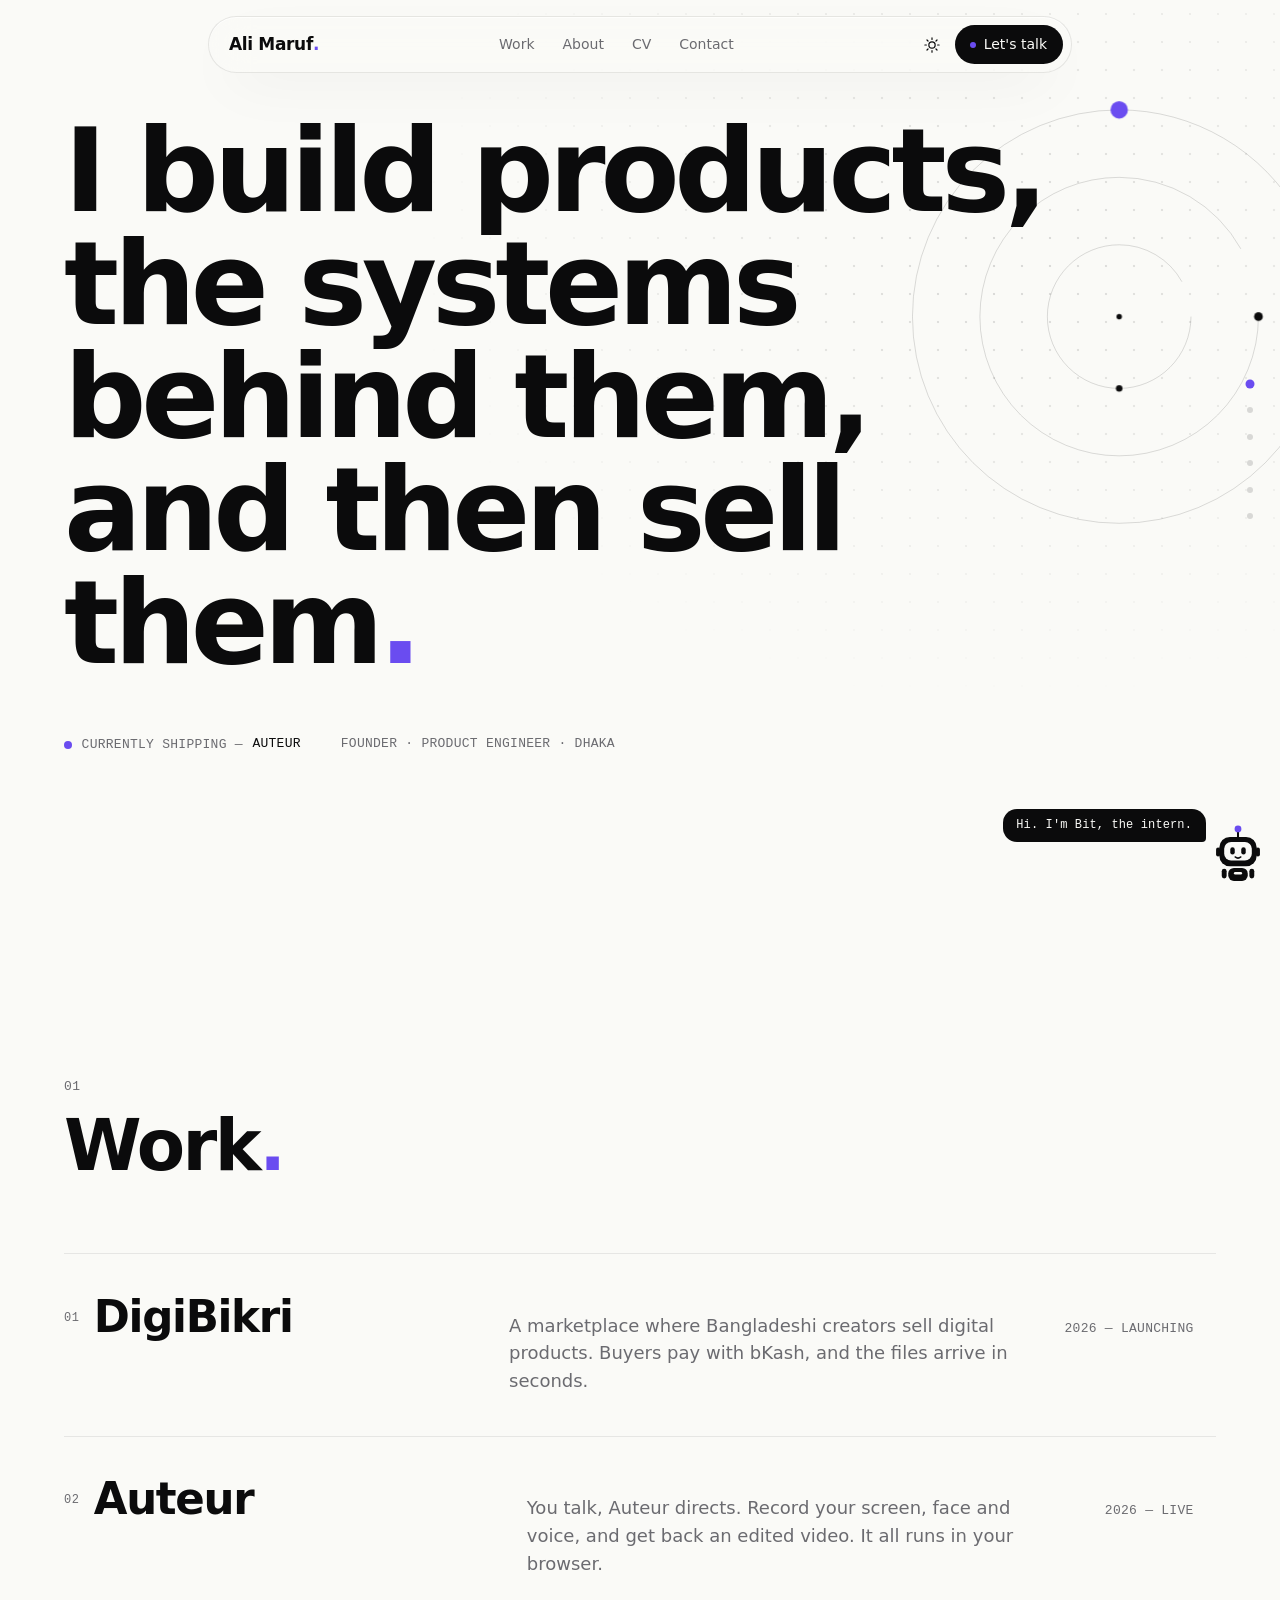
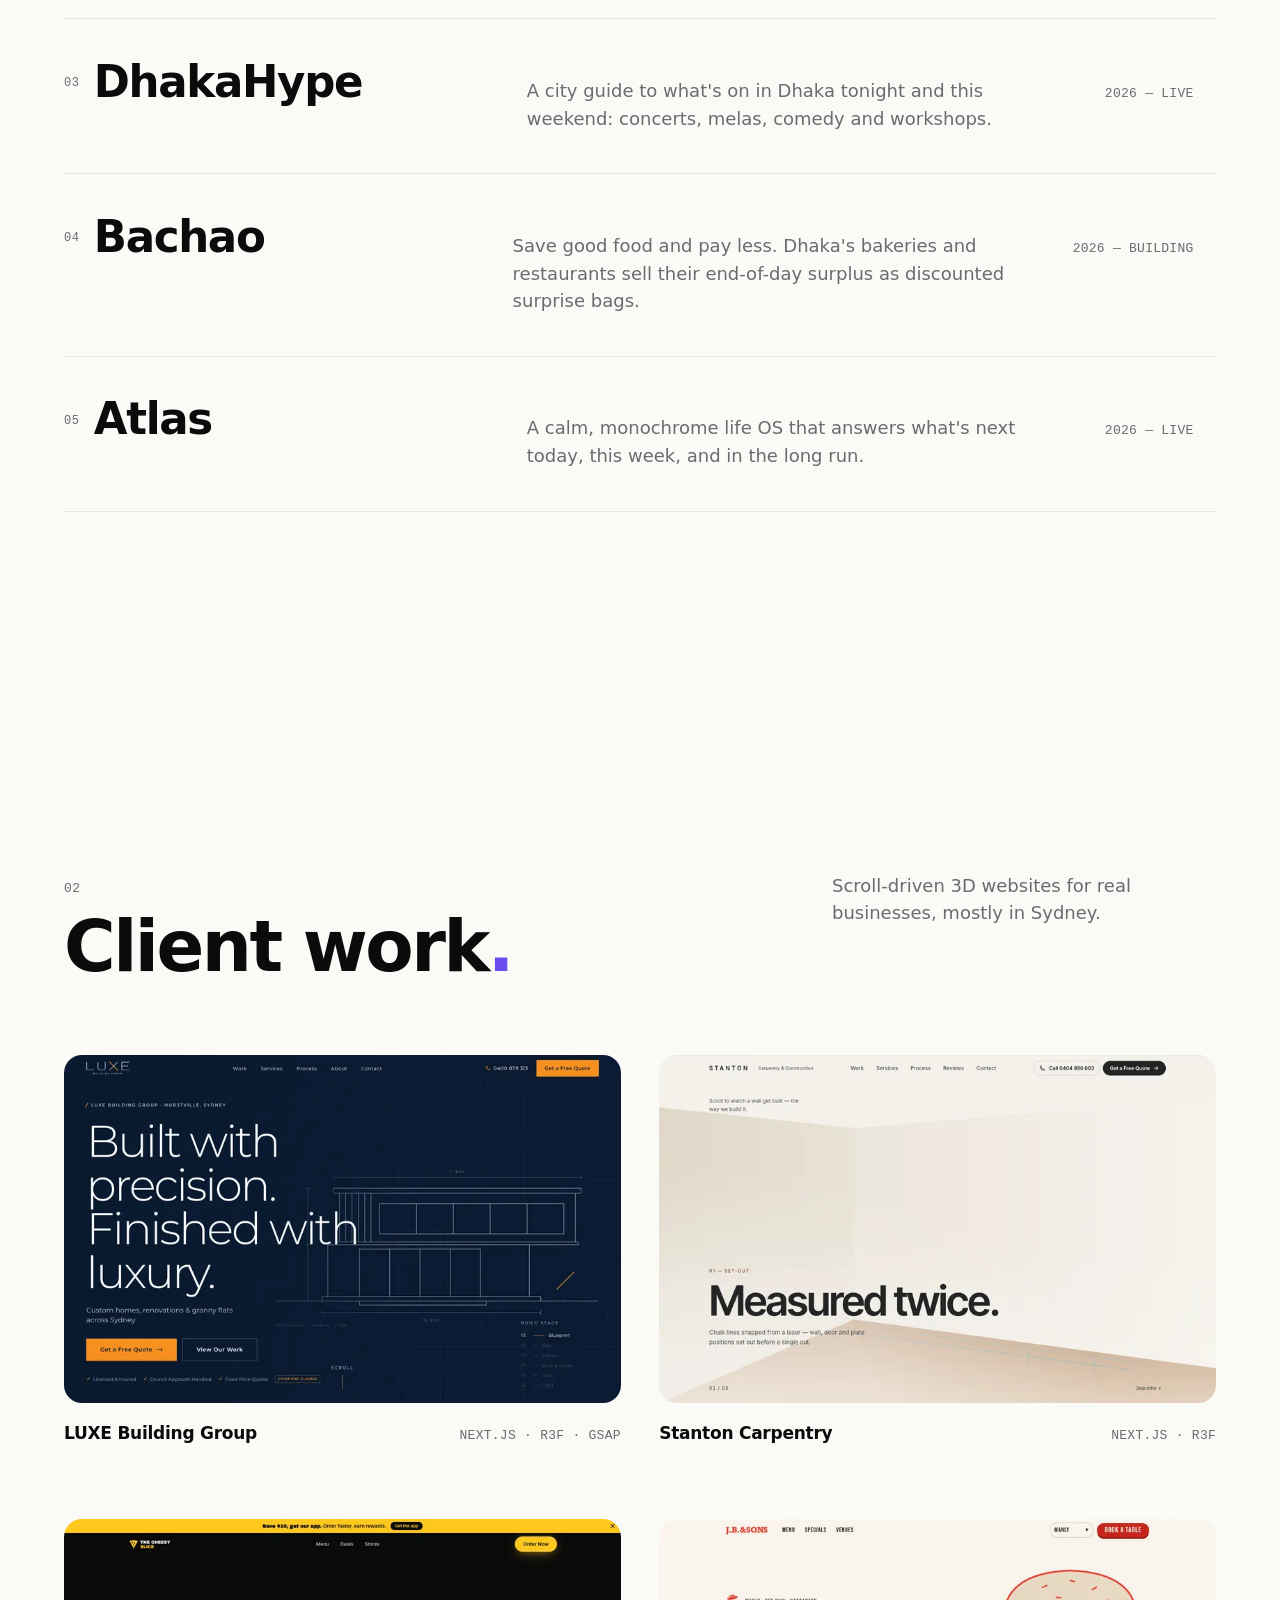
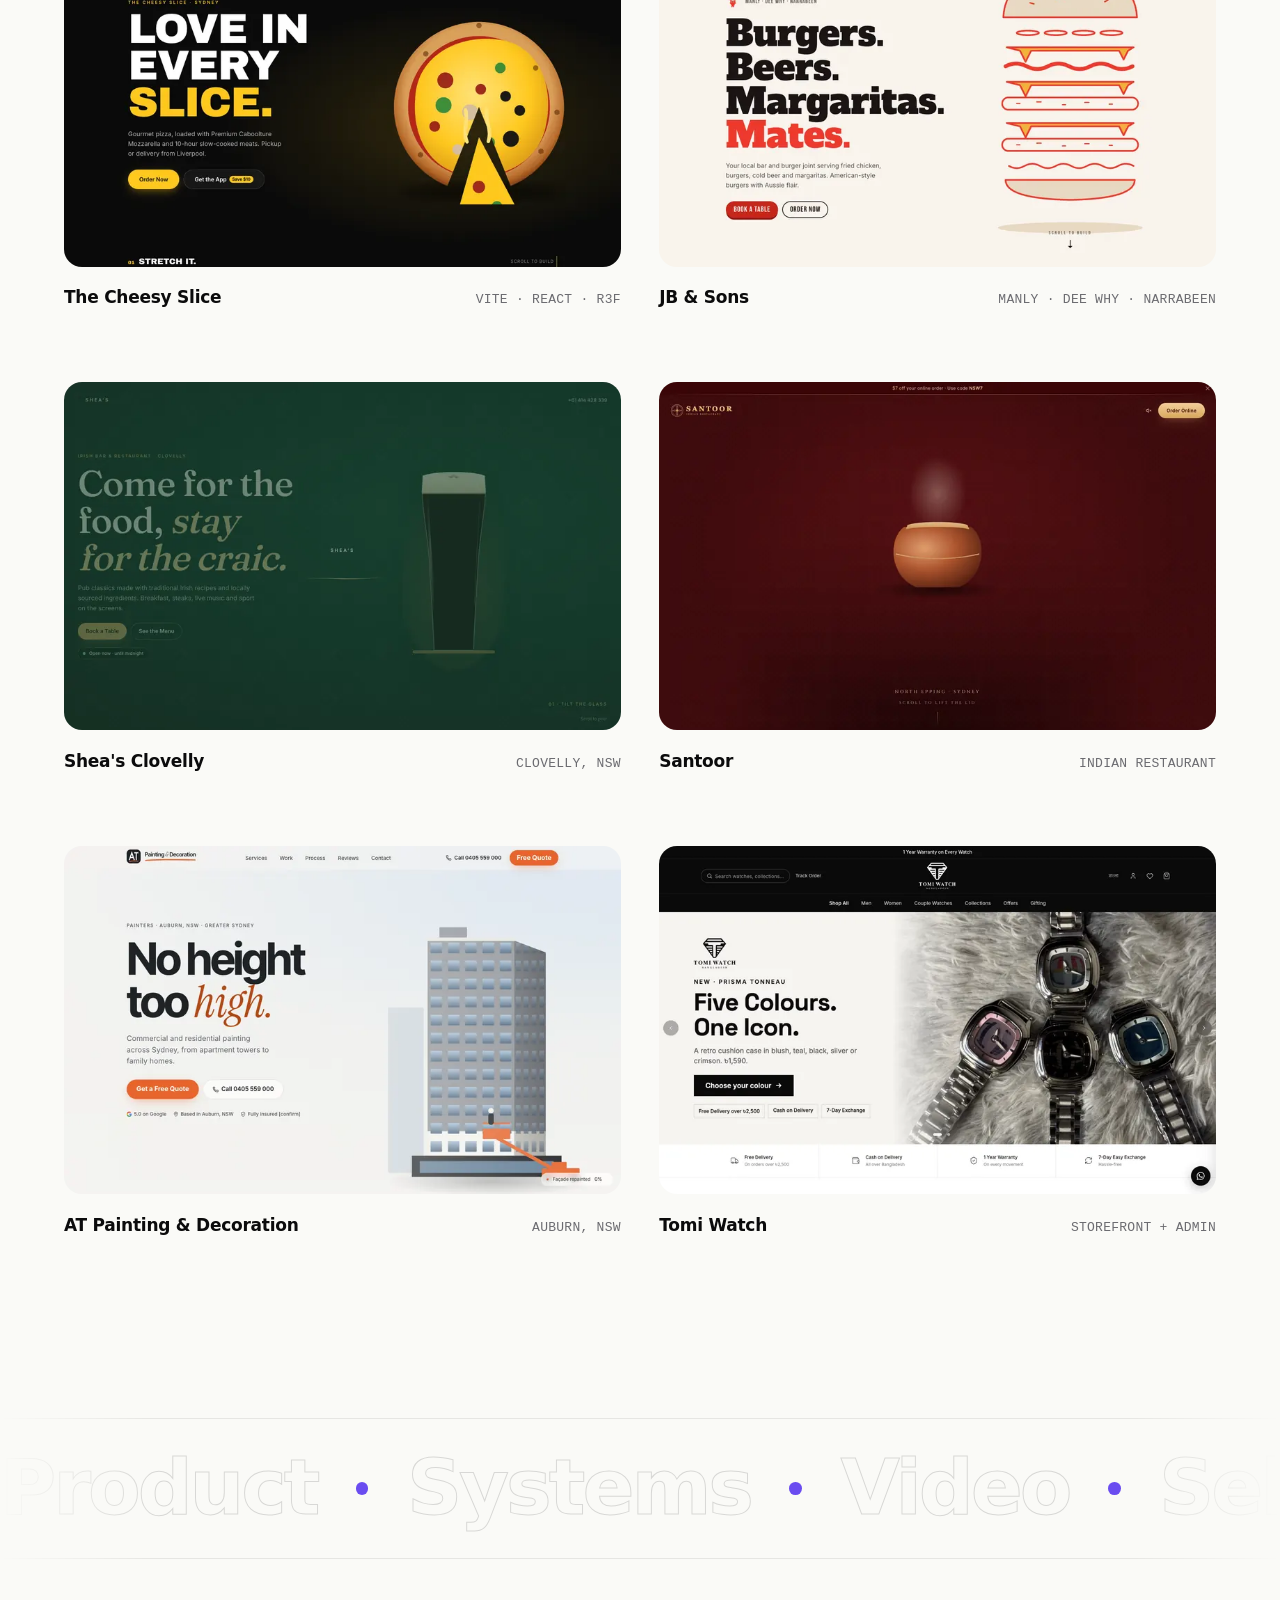
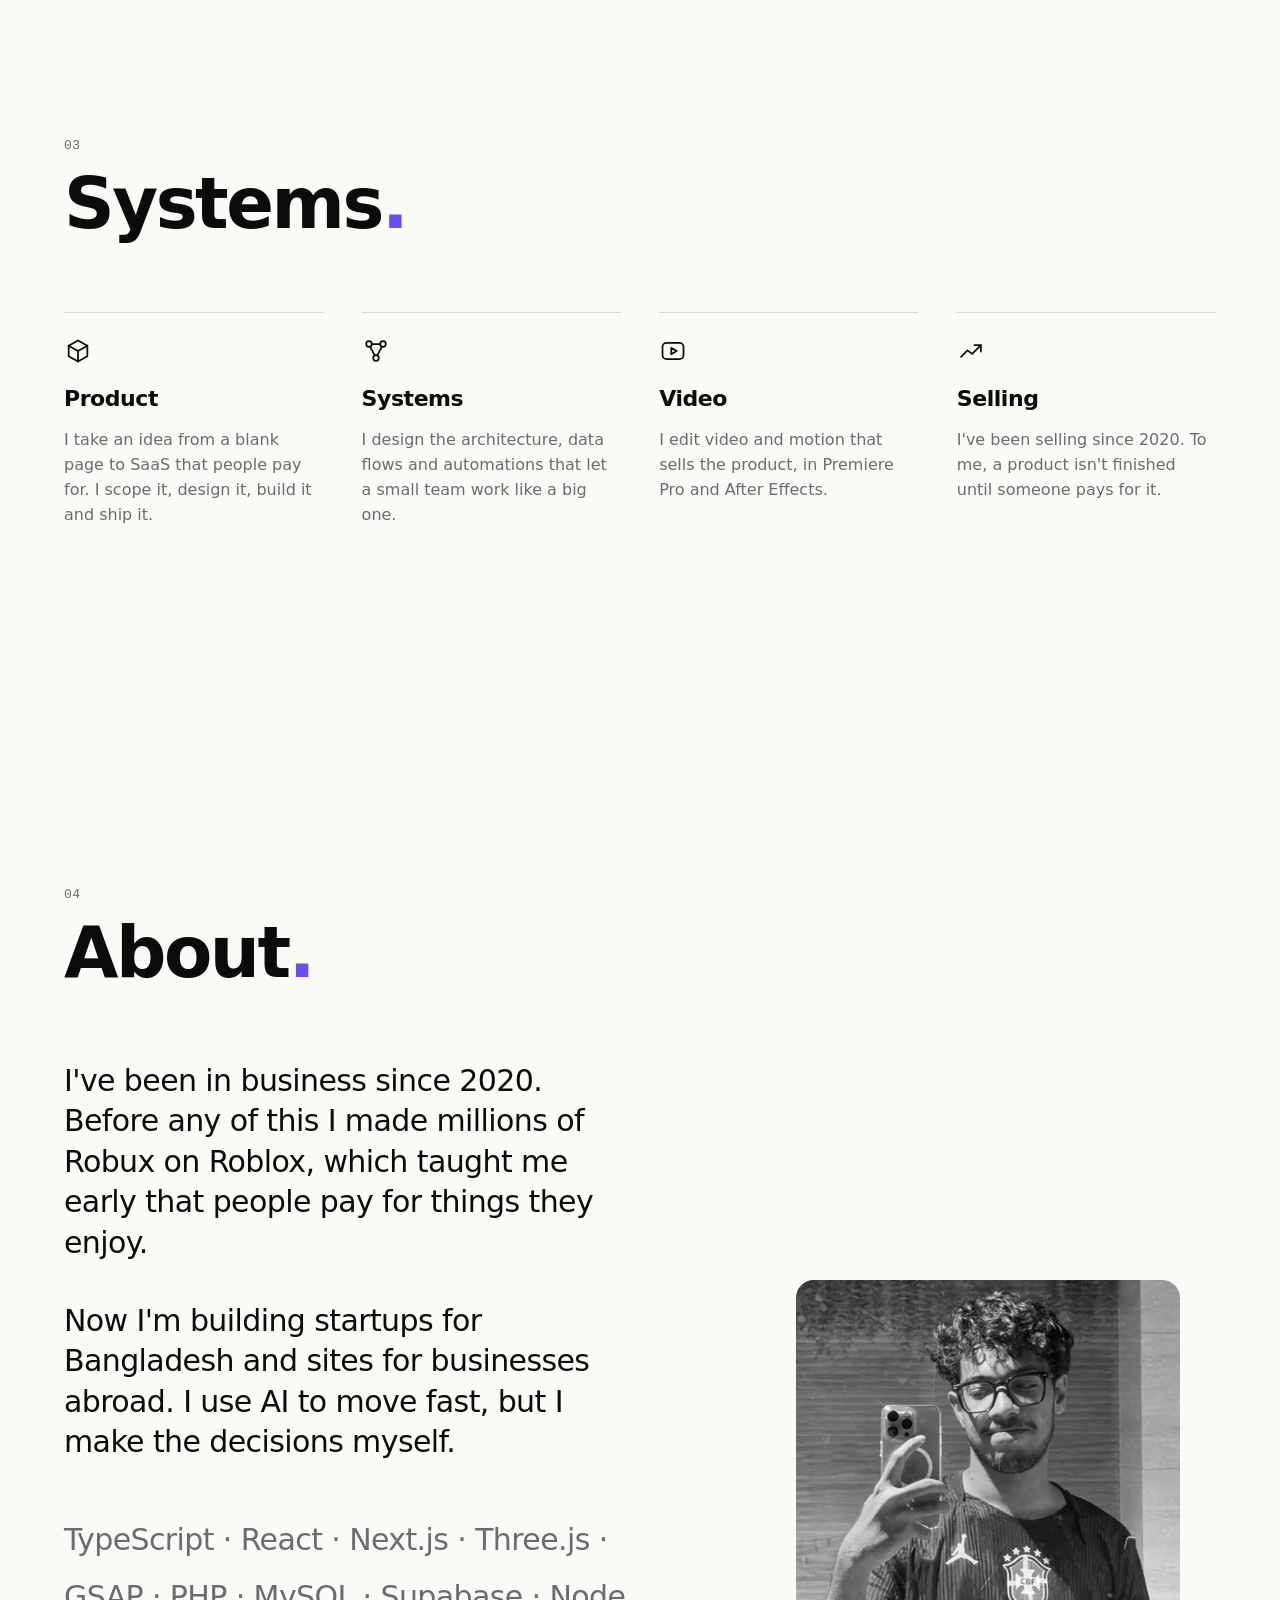
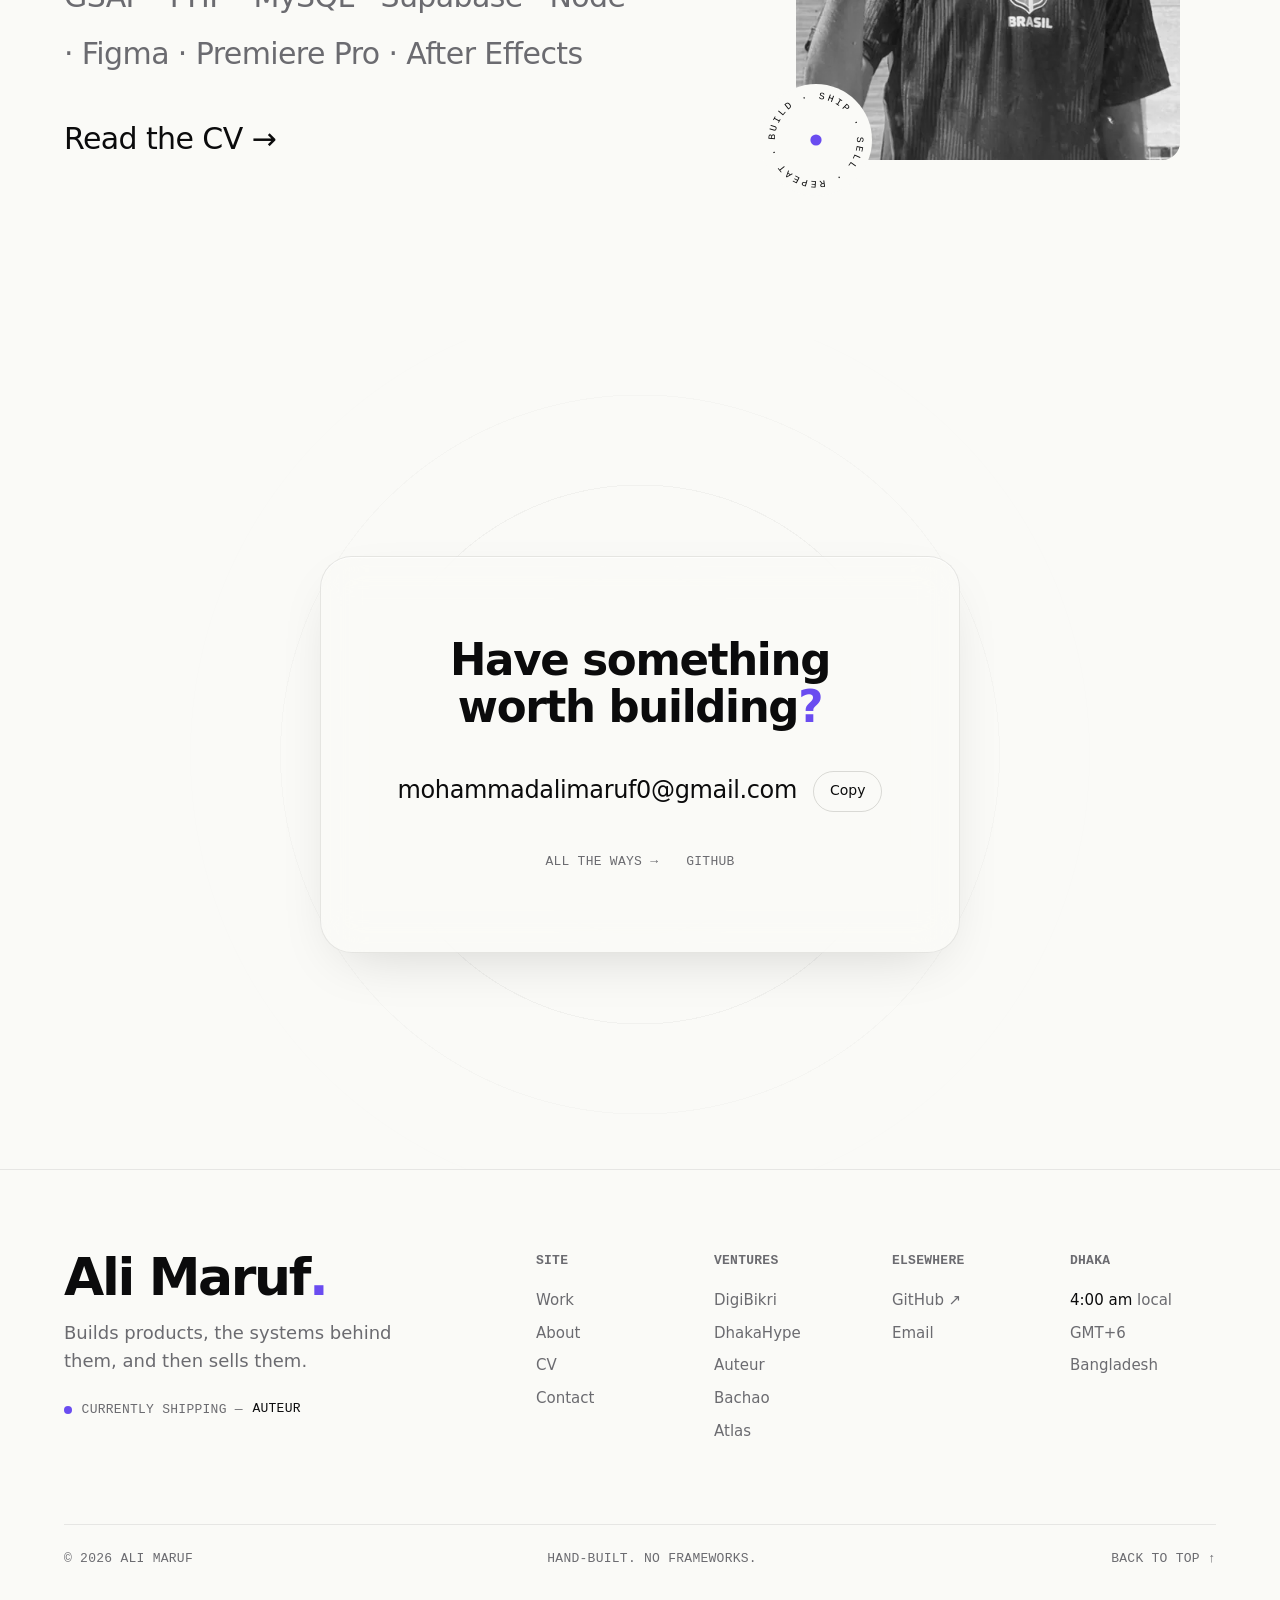
<file: index.html>
<!doctype html>
<html lang="en">
<head>
  <meta charset="utf-8">
  <meta name="viewport" content="width=device-width, initial-scale=1, viewport-fit=cover">
  <title>Ali Maruf</title>
  <meta name="description" content="Ali Maruf builds products, the systems behind them, and then sells them. Founder and product engineer in Dhaka.">
  <meta name="theme-color" content="#fafaf7" media="(prefers-color-scheme: light)">
  <meta name="theme-color" content="#0b0b0c" media="(prefers-color-scheme: dark)">
  <link rel="canonical" href="https://ali-maruf.github.io/">
  <link rel="icon" href="/assets/img/favicon.svg" type="image/svg+xml">
  <link rel="apple-touch-icon" href="/assets/img/apple-touch-icon.png">

  <meta property="og:type" content="website">
  <meta property="og:title" content="Ali Maruf.">
  <meta property="og:description" content="Builds products, the systems behind them, and then sells them.">
  <meta property="og:url" content="https://ali-maruf.github.io/">
  <meta property="og:image" content="https://ali-maruf.github.io/assets/img/og.png">
  <meta property="og:image:width" content="1200">
  <meta property="og:image:height" content="630">
  <meta name="twitter:card" content="summary_large_image">

  <script>
    (function () {
      var d = document.documentElement, t = null;
      try { t = localStorage.getItem("theme"); } catch (e) {}
      d.setAttribute("data-theme", t || (matchMedia("(prefers-color-scheme: dark)").matches ? "dark" : "light"));
      d.classList.add("js");
    })();
  </script>
  <link rel="stylesheet" href="/assets/css/site.css?v=10">
  <script src="/assets/js/site.js?v=10" defer></script>
</head>
<body>
  <a class="skip" href="#main">Skip to content</a>

  <header class="nav glass">
    <a class="wordmark" href="/" aria-label="Ali Maruf, home">Ali Maruf<span class="dot">.</span></a>
    <nav class="nav-links" aria-label="Primary">
      <ul>
          <li><a href="/#work" data-spy="work">Work</a></li>
          <li><a href="/#about" data-spy="about">About</a></li>
          <li><a href="/cv/">CV</a></li>
          <li><a href="/contact/">Contact</a></li>
      </ul>
    </nav>
    <div class="nav-end">
      <button class="theme-toggle" type="button" aria-label="Toggle colour theme">
        <svg class="sun" viewBox="0 0 24 24" fill="none" stroke="currentColor" stroke-width="1.6" stroke-linecap="round" aria-hidden="true"><circle cx="12" cy="12" r="4.2"/><path d="M12 2.5v2M12 19.5v2M2.5 12h2M19.5 12h2M5.3 5.3l1.4 1.4M17.3 17.3l1.4 1.4M5.3 18.7l1.4-1.4M17.3 6.7l1.4-1.4"/></svg>
        <svg class="moon" viewBox="0 0 24 24" fill="none" stroke="currentColor" stroke-width="1.6" stroke-linejoin="round" aria-hidden="true"><path d="M20 14.5A8 8 0 0 1 9.5 4a8 8 0 1 0 10.5 10.5Z"/></svg>
      </button>
      <a class="nav-cta" href="/contact/">Let's talk</a>
      <button class="nav-menu" type="button" aria-expanded="false" aria-controls="menu" aria-label="Open menu"><span></span><span></span></button>
    </div>
  </header>
  <div class="menu glass" id="menu">
    <nav aria-label="Menu">
      <ul>
        <li><a href="/#work" data-spy="work"><span class="mono">01</span><span>Work<span class="dot">.</span></span></a></li>
        <li><a href="/#about" data-spy="about"><span class="mono">02</span><span>About<span class="dot">.</span></span></a></li>
        <li><a href="/cv/"><span class="mono">03</span><span>CV<span class="dot">.</span></span></a></li>
        <li><a href="/contact/"><span class="mono">04</span><span>Contact<span class="dot">.</span></span></a></li>
      </ul>
    </nav>
    <div class="menu-foot mono">
      <a href="mailto:mohammadalimaruf0@gmail.com">mohammadalimaruf0@gmail.com</a>
      <span>Dhaka · <span data-dhaka-time>—</span></span>
    </div>
  </div>

  <main id="main">

    <!-- Hero -->
    <section id="top" class="hero wrap" aria-label="Introduction">
      <div class="orbit" aria-hidden="true">
        <svg viewBox="0 0 400 400">
          <circle class="o-ring" pathLength="1" cx="200" cy="200" r="190"/>
          <circle class="o-ring" pathLength="1" cx="200" cy="200" r="128"/>
          <circle class="o-ring" pathLength="1" cx="200" cy="200" r="66"/>
          <g class="o-fade">
            <g class="o-spin"><circle class="o-dot" cx="200" cy="10" r="8"/></g>
            <g class="o-spin o-spin--b"><circle class="o-sat" cx="328" cy="200" r="4"/></g>
            <g class="o-spin o-spin--c"><circle class="o-sat" cx="200" cy="266" r="3"/></g>
            <circle class="o-sat" cx="200" cy="200" r="2.5"/>
          </g>
        </svg>
      </div>
      <h1 class="words" data-words>I build products, the systems behind them, and then sell them<span class="dot">.</span></h1>
      <div class="hero-meta reveal" style="--delay:120ms">
        <p class="mono status">Currently shipping — <a class="link" href="/work/auteur/">Auteur</a></p>
        <p class="mono">Founder · Product engineer · Dhaka</p>
      </div>
    </section>

    <!-- Startups -->
    <section id="work" class="section wrap" aria-labelledby="work-title">
      <h2 id="work-title" class="h-section reveal" data-n="01">Work<span class="dot">.</span></h2>

      <ul class="work-list">
        <li class="reveal">
          <a class="row" href="/work/digibikri/">
            <span class="row-name">DigiBikri<span class="dot">.</span></span>
            <span class="row-desc">A marketplace where Bangladeshi creators sell digital products. Buyers pay with bKash, and the files arrive in seconds.</span>
            <span class="mono">2026 — Launching</span>
            <span class="row-shot shot" style="--tint:hsl(150 40% 55% / .18)" data-label="digibikri.com"></span>
          </a>
        </li>
        <li class="reveal">
          <a class="row" href="/work/auteur/">
            <span class="row-name">Auteur<span class="dot">.</span></span>
            <span class="row-desc">You talk, Auteur directs. Record your screen, face and voice, and get back an edited video. It all runs in your browser.</span>
            <span class="mono">2026 — Live</span>
            <span class="row-shot shot" style="--tint:hsl(30 60% 55% / .18)"><img src="/assets/img/work/auteur.webp" srcset="/assets/img/work/auteur-800.webp 800w, /assets/img/work/auteur.webp 1600w" sizes="(max-width: 860px) 100vw, 22rem" width="1600" height="1000" alt="Auteur recording screen" loading="lazy" decoding="async"></span>
          </a>
        </li>
        <li class="reveal">
          <a class="row" href="/work/dhakahype/">
            <span class="row-name">DhakaHype<span class="dot">.</span></span>
            <span class="row-desc">A city guide to what's on in Dhaka tonight and this weekend: concerts, melas, comedy and workshops.</span>
            <span class="mono">2026 — Live</span>
            <span class="row-shot shot" style="--tint:hsl(350 60% 58% / .18)"><img src="/assets/img/work/dhakahype.webp" srcset="/assets/img/work/dhakahype-800.webp 800w, /assets/img/work/dhakahype.webp 1600w" sizes="(max-width: 860px) 100vw, 22rem" width="1600" height="1000" alt="DhakaHype home page" loading="lazy" decoding="async"></span>
          </a>
        </li>
        <li class="reveal">
          <a class="row" href="/work/bachao/">
            <span class="row-name">Bachao<span class="dot">.</span></span>
            <span class="row-desc">Save good food and pay less. Dhaka's bakeries and restaurants sell their end-of-day surplus as discounted surprise bags.</span>
            <span class="mono">2026 — Building</span>
            <span class="row-shot shot" style="--tint:hsl(95 35% 50% / .18)"><img src="/assets/img/work/bachao.webp" srcset="/assets/img/work/bachao-800.webp 800w, /assets/img/work/bachao.webp 1600w" sizes="(max-width: 860px) 100vw, 22rem" width="1600" height="1000" alt="Bachao home page prototype" loading="lazy" decoding="async"></span>
          </a>
        </li>
        <li class="reveal">
          <a class="row" href="/work/atlas/">
            <span class="row-name">Atlas<span class="dot">.</span></span>
            <span class="row-desc">A calm, monochrome life OS that answers what's next today, this week, and in the long run.</span>
            <span class="mono">2026 — Live</span>
            <span class="row-shot shot" style="--tint:hsl(220 8% 50% / .18)" data-label="Atlas"></span>
          </a>
        </li>
      </ul>
    </section>

    <!-- Client work -->
    <section id="clients" class="section wrap" aria-labelledby="clients-title">
      <div class="clients-head reveal">
        <h2 id="clients-title" class="h-section" data-n="02">Client work<span class="dot">.</span></h2>
        <p class="muted">Scroll-driven 3D websites for real businesses, mostly in Sydney.</p>
      </div>

      <div class="grid">
        <a class="reveal" href="https://luxe-building-group.vercel.app" target="_blank" rel="noopener">
          <figure>
            <div class="shot" style="--tint:hsl(40 25% 50% / .16)"><img src="/assets/img/work/luxe.webp" srcset="/assets/img/work/luxe-800.webp 800w, /assets/img/work/luxe.webp 1600w" sizes="(max-width: 720px) 100vw, 50vw" width="1600" height="1000" alt="LUXE Building Group website" loading="lazy" decoding="async"></div>
            <figcaption><strong>LUXE Building Group</strong><span class="mono">Next.js · R3F · GSAP</span></figcaption>
          </figure>
        </a>
        <a class="reveal" style="--delay:80ms" href="https://stanton-carpentry.vercel.app" target="_blank" rel="noopener">
          <figure>
            <div class="shot" style="--tint:hsl(25 35% 45% / .16)"><img src="/assets/img/work/stanton.webp" srcset="/assets/img/work/stanton-800.webp 800w, /assets/img/work/stanton.webp 1600w" sizes="(max-width: 720px) 100vw, 50vw" width="1600" height="1000" alt="Stanton Carpentry website" loading="lazy" decoding="async"></div>
            <figcaption><strong>Stanton Carpentry</strong><span class="mono">Next.js · R3F</span></figcaption>
          </figure>
        </a>
        <a class="reveal" href="https://the-cheesy-slice.vercel.app" target="_blank" rel="noopener">
          <figure>
            <div class="shot" style="--tint:hsl(10 65% 55% / .16)"><img src="/assets/img/work/cheesy.webp" srcset="/assets/img/work/cheesy-800.webp 800w, /assets/img/work/cheesy.webp 1600w" sizes="(max-width: 720px) 100vw, 50vw" width="1600" height="1000" alt="The Cheesy Slice website" loading="lazy" decoding="async"></div>
            <figcaption><strong>The Cheesy Slice</strong><span class="mono">Vite · React · R3F</span></figcaption>
          </figure>
        </a>
        <a class="reveal" style="--delay:80ms" href="https://jb-and-sons.vercel.app" target="_blank" rel="noopener">
          <figure>
            <div class="shot" style="--tint:hsl(45 55% 50% / .16)"><img src="/assets/img/work/jbsons.webp" srcset="/assets/img/work/jbsons-800.webp 800w, /assets/img/work/jbsons.webp 1600w" sizes="(max-width: 720px) 100vw, 50vw" width="1600" height="1000" alt="JB &amp; Sons website" loading="lazy" decoding="async"></div>
            <figcaption><strong>JB &amp; Sons</strong><span class="mono">Manly · Dee Why · Narrabeen</span></figcaption>
          </figure>
        </a>
        <a class="reveal" href="https://sheas-clovelly.vercel.app" target="_blank" rel="noopener">
          <figure>
            <div class="shot" style="--tint:hsl(200 35% 50% / .16)"><img src="/assets/img/work/sheas.webp" srcset="/assets/img/work/sheas-800.webp 800w, /assets/img/work/sheas.webp 1600w" sizes="(max-width: 720px) 100vw, 50vw" width="1600" height="1000" alt="Shea's Clovelly website" loading="lazy" decoding="async"></div>
            <figcaption><strong>Shea's Clovelly</strong><span class="mono">Clovelly, NSW</span></figcaption>
          </figure>
        </a>
        <a class="reveal" style="--delay:80ms" href="https://santoor-indian-restaurant.vercel.app" target="_blank" rel="noopener">
          <figure>
            <div class="shot" style="--tint:hsl(330 35% 50% / .16)"><img src="/assets/img/work/santoor.webp" srcset="/assets/img/work/santoor-800.webp 800w, /assets/img/work/santoor.webp 1600w" sizes="(max-width: 720px) 100vw, 50vw" width="1600" height="1000" alt="Santoor Indian Restaurant website" loading="lazy" decoding="async"></div>
            <figcaption><strong>Santoor</strong><span class="mono">Indian restaurant</span></figcaption>
          </figure>
        </a>
        <a class="reveal" href="https://at-painting.vercel.app" target="_blank" rel="noopener">
          <figure>
            <div class="shot" style="--tint:hsl(180 25% 45% / .16)"><img src="/assets/img/work/atpainting.webp" srcset="/assets/img/work/atpainting-800.webp 800w, /assets/img/work/atpainting.webp 1600w" sizes="(max-width: 720px) 100vw, 50vw" width="1600" height="1000" alt="AT Painting &amp; Decoration website" loading="lazy" decoding="async"></div>
            <figcaption><strong>AT Painting &amp; Decoration</strong><span class="mono">Auburn, NSW</span></figcaption>
          </figure>
        </a>
        <a class="reveal" style="--delay:80ms" href="https://tomi-watch.vercel.app" target="_blank" rel="noopener">
          <figure>
            <div class="shot" style="--tint:hsl(240 10% 45% / .16)"><img src="/assets/img/work/tomi.webp" srcset="/assets/img/work/tomi-800.webp 800w, /assets/img/work/tomi.webp 1600w" sizes="(max-width: 720px) 100vw, 50vw" width="1600" height="1000" alt="Tomi Watch website" loading="lazy" decoding="async"></div>
            <figcaption><strong>Tomi Watch</strong><span class="mono">Storefront + admin</span></figcaption>
          </figure>
        </a>
      </div>
    </section>

    <!-- Ticker -->
    <div class="ticker" aria-hidden="true">
      <div class="ticker-track"><span>Product</span><i></i><span>Systems</span><i></i><span>Video</span><i></i><span>Selling</span><i></i><span>SaaS</span><i></i><span>Automation</span><i></i><span>Product</span><i></i><span>Systems</span><i></i><span>Video</span><i></i><span>Selling</span><i></i><span>SaaS</span><i></i><span>Automation</span><i></i></div>
    </div>

    <!-- Systems -->
    <section id="systems" class="section wrap" aria-labelledby="systems-title">
      <h2 id="systems-title" class="h-section reveal" data-n="03">Systems<span class="dot">.</span></h2>
      <ul class="systems">
        <li class="reveal">
          <svg class="ico" aria-hidden="true"><use href="/assets/img/icons.svg#i-product"/></svg>
          <h3>Product</h3>
          <p>I take an idea from a blank page to SaaS that people pay for. I scope it, design it, build it and ship it.</p>
        </li>
        <li class="reveal" style="--delay:80ms">
          <svg class="ico" aria-hidden="true"><use href="/assets/img/icons.svg#i-systems"/></svg>
          <h3>Systems</h3>
          <p>I design the architecture, data flows and automations that let a small team work like a big one.</p>
        </li>
        <li class="reveal" style="--delay:160ms">
          <svg class="ico" aria-hidden="true"><use href="/assets/img/icons.svg#i-video"/></svg>
          <h3>Video</h3>
          <p>I edit video and motion that sells the product, in Premiere Pro and After Effects.</p>
        </li>
        <li class="reveal" style="--delay:240ms">
          <svg class="ico" aria-hidden="true"><use href="/assets/img/icons.svg#i-sell"/></svg>
          <h3>Selling</h3>
          <p>I've been selling since 2020. To me, a product isn't finished until someone pays for it.</p>
        </li>
      </ul>
    </section>

    <!-- About -->
    <section id="about" class="section wrap" aria-labelledby="about-title">
      <h2 id="about-title" class="h-section reveal" data-n="04">About<span class="dot">.</span></h2>
      <div class="about">
        <div class="about-text reveal">
          <p>I've been in business since 2020. Before any of this I made millions of Robux on Roblox, which taught me early that people pay for things they enjoy.</p>
          <p>Now I'm building startups for Bangladesh and sites for businesses abroad. I use AI to move fast, but I make the decisions myself.</p>
          <p class="mono">TypeScript · React · Next.js · Three.js · GSAP · PHP · MySQL · Supabase · Node · Figma · Premiere Pro · After Effects</p>
          <p class="about-links"><a class="link" href="/cv/">Read the CV →</a></p>
        </div>
        <figure class="reveal" style="--delay:120ms">
          <div class="shot shot--portrait">
            <img src="/assets/img/portrait.webp" srcset="/assets/img/portrait-480.webp 480w, /assets/img/portrait.webp 960w" sizes="(max-width: 860px) 90vw, 24rem" width="960" height="1200" alt="Ali Maruf taking a mirror selfie in glasses and a Brazil jersey" loading="lazy" decoding="async">
          </div>
          <div class="badge" aria-hidden="true">
            <svg viewBox="0 0 120 120">
              <defs><path id="badge-path" d="M60 60m-44 0a44 44 0 1 1 88 0a44 44 0 1 1-88 0"/></defs>
              <g class="badge-spin"><text textLength="268"><textPath href="#badge-path">BUILD · SHIP · SELL · REPEAT ·</textPath></text></g>
              <circle cx="60" cy="60" r="6"/>
            </svg>
          </div>
        </figure>
      </div>
    </section>

    <!-- Contact -->
    <section id="contact" class="contact wrap" aria-labelledby="contact-title">
      <div class="contact-card glass reveal">
        <h2 id="contact-title">Have something worth building<span class="dot">?</span></h2>
        <div class="email-row">
          <a class="email link" href="mailto:mohammadalimaruf0@gmail.com">mohammadalimaruf0@gmail.com</a>
          <button class="pill" type="button" data-copy="mohammadalimaruf0@gmail.com">Copy</button>
        </div>
        <div class="socials mono">
          <a href="/contact/">All the ways →</a>
          <a href="https://github.com/ali-maruf" target="_blank" rel="noopener">GitHub</a>
          <!-- TODO: uncomment and fill in
          <a href="https://www.linkedin.com/in/YOUR-HANDLE" target="_blank" rel="noopener">LinkedIn</a>
          <a href="https://x.com/YOUR-HANDLE" target="_blank" rel="noopener">X</a>
          <a href="https://www.youtube.com/@YOUR-HANDLE" target="_blank" rel="noopener">Video reel</a>
          -->
        </div>
      </div>
    </section>

  </main>

  <nav class="rail" aria-label="Sections">
    <a href="#top" data-rail="top" aria-label="Top"><span aria-hidden="true">Top</span></a>
    <a href="#work" data-rail="work" aria-label="Work"><span aria-hidden="true">Work</span></a>
    <a href="#clients" data-rail="clients" aria-label="Clients"><span aria-hidden="true">Clients</span></a>
    <a href="#systems" data-rail="systems" aria-label="Systems"><span aria-hidden="true">Systems</span></a>
    <a href="#about" data-rail="about" aria-label="About"><span aria-hidden="true">About</span></a>
    <a href="#contact" data-rail="contact" aria-label="Contact"><span aria-hidden="true">Contact</span></a>
  </nav>

  <footer class="footer">
    <div class="wrap">
      <div class="foot-top">
        <div class="foot-brand">
          <a class="foot-mark" href="/">Ali Maruf<span class="dot">.</span></a>
          <p class="muted">Builds products, the systems behind them, and then sells them.</p>
          <p class="mono status">Currently shipping — <a class="link" href="/work/auteur/">Auteur</a></p>
        </div>
        <nav class="foot-cols" aria-label="Footer">
          <div>
            <h2 class="mono">Site</h2>
            <ul><li><a href="/#work">Work</a></li><li><a href="/#about">About</a></li><li><a href="/cv/">CV</a></li><li><a href="/contact/">Contact</a></li></ul>
          </div>
          <div>
            <h2 class="mono">Ventures</h2>
            <ul><li><a href="/work/digibikri/">DigiBikri</a></li><li><a href="/work/dhakahype/">DhakaHype</a></li><li><a href="/work/auteur/">Auteur</a></li><li><a href="/work/bachao/">Bachao</a></li><li><a href="/work/atlas/">Atlas</a></li></ul>
          </div>
          <div>
            <h2 class="mono">Elsewhere</h2>
            <ul><li><a href="https://github.com/ali-maruf" target="_blank" rel="noopener">GitHub ↗</a></li><li><a href="mailto:mohammadalimaruf0@gmail.com">Email</a></li><!-- TODO: add LinkedIn / X here --></ul>
          </div>
          <div>
            <h2 class="mono">Dhaka</h2>
            <ul><li><strong data-dhaka-time>—</strong> local</li><li>GMT+6</li><li>Bangladesh</li></ul>
          </div>
        </nav>
      </div>
      <div class="foot-bottom mono">
        <span>© 2026 Ali Maruf</span>
        <span>Hand-built. No frameworks.</span>
        <button class="to-top" type="button" data-top>Back to top ↑</button>
      </div>
    </div>
  </footer>

  <div class="preview glass" aria-hidden="true"><div class="shot"></div></div>
</body>
</html>
</file>
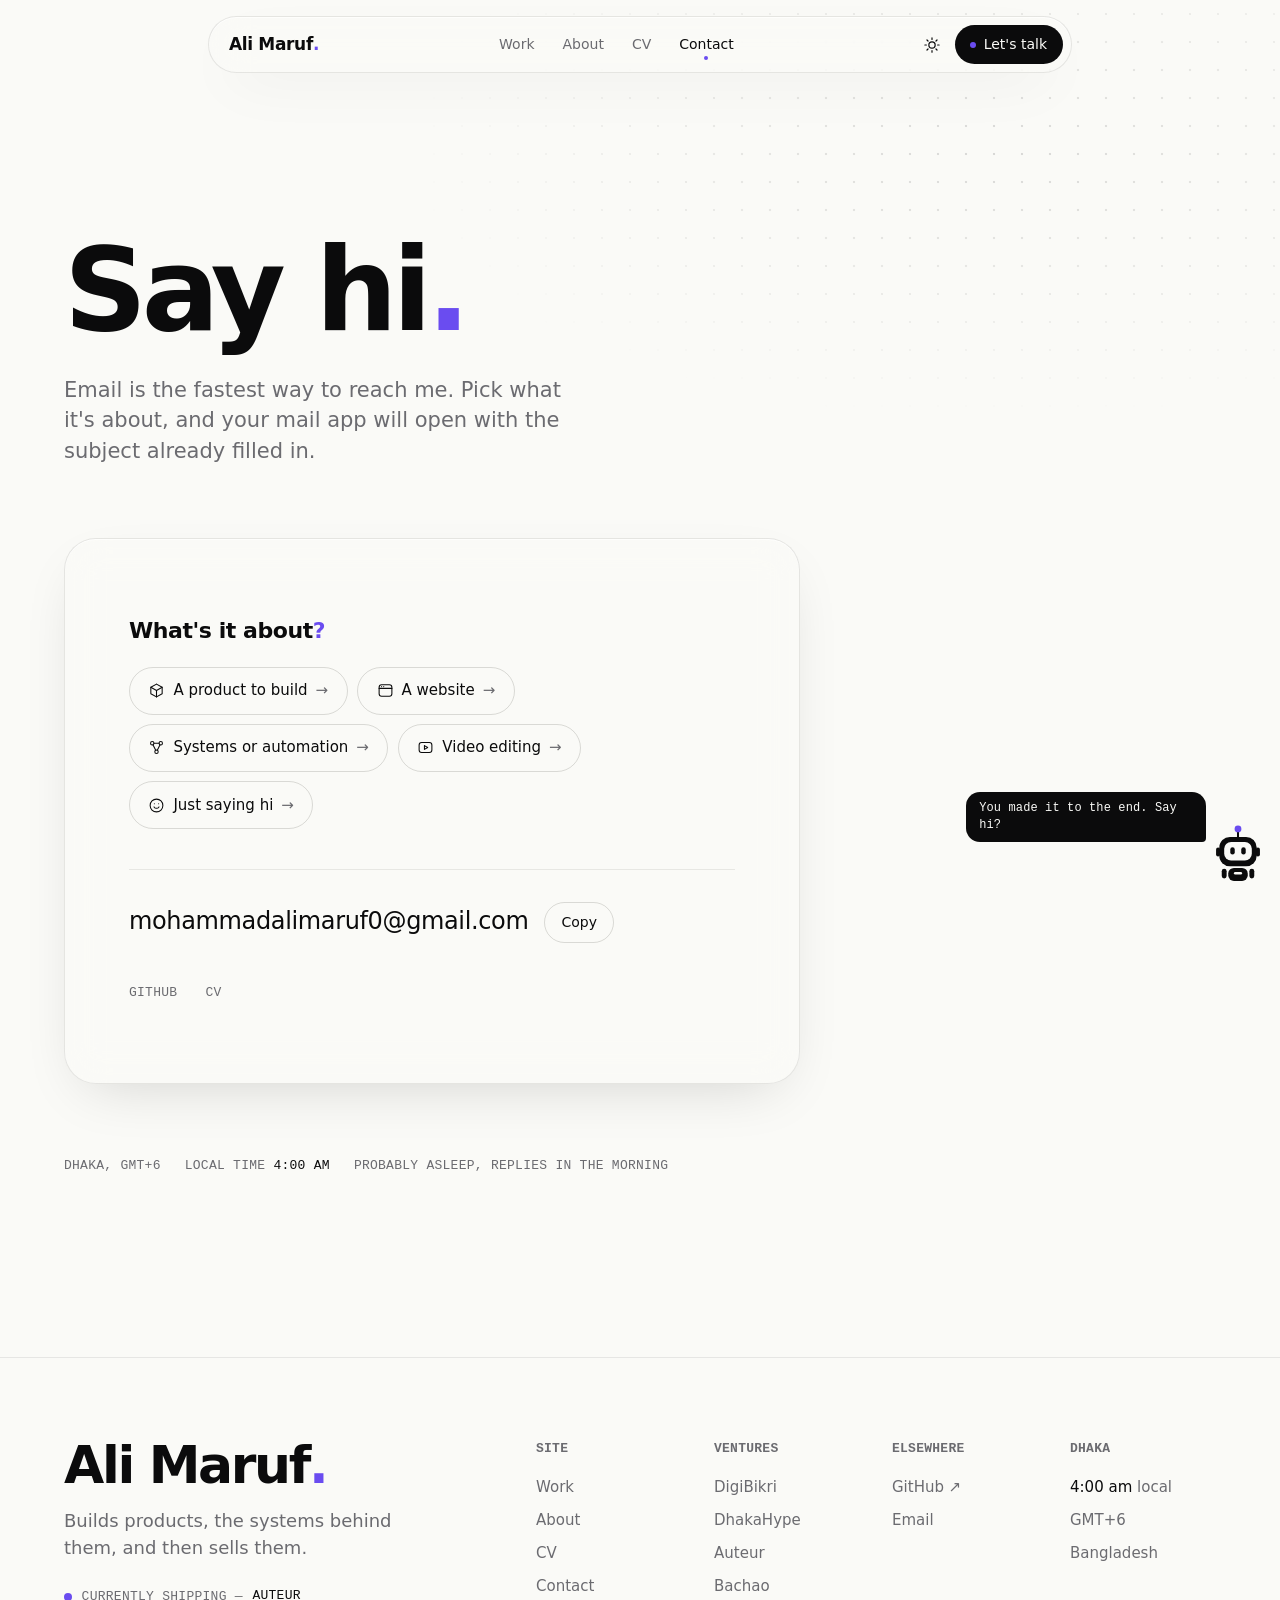
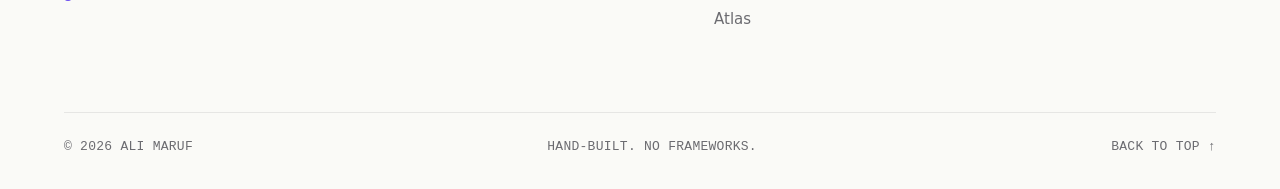
<file: contact/index.html>
<!doctype html>
<html lang="en">
<head>
  <meta charset="utf-8">
  <meta name="viewport" content="width=device-width, initial-scale=1, viewport-fit=cover">
  <title>Contact — Ali Maruf</title>
  <meta name="description" content="Get in touch with Ali Maruf.">
  <meta name="theme-color" content="#fafaf7" media="(prefers-color-scheme: light)">
  <meta name="theme-color" content="#0b0b0c" media="(prefers-color-scheme: dark)">
  <link rel="canonical" href="https://ali-maruf.github.io/contact/">
  <link rel="icon" href="/assets/img/favicon.svg" type="image/svg+xml">
  <link rel="apple-touch-icon" href="/assets/img/apple-touch-icon.png">
  <meta property="og:type" content="website">
  <meta property="og:title" content="Contact — Ali Maruf">
  <meta property="og:description" content="Get in touch with Ali Maruf.">
  <meta property="og:url" content="https://ali-maruf.github.io/contact/">
  <meta property="og:image" content="https://ali-maruf.github.io/assets/img/og.png">
  <meta property="og:image:width" content="1200">
  <meta property="og:image:height" content="630">
  <meta name="twitter:card" content="summary_large_image">
  <script>
    (function () {
      var d = document.documentElement, t = null;
      try { t = localStorage.getItem("theme"); } catch (e) {}
      d.setAttribute("data-theme", t || (matchMedia("(prefers-color-scheme: dark)").matches ? "dark" : "light"));
      d.classList.add("js");
    })();
  </script>
  <link rel="stylesheet" href="/assets/css/site.css?v=10">
  <script src="/assets/js/site.js?v=10" defer></script>
</head>
<body>
  <a class="skip" href="#main">Skip to content</a>

  <header class="nav glass">
    <a class="wordmark" href="/" aria-label="Ali Maruf, home">Ali Maruf<span class="dot">.</span></a>
    <nav class="nav-links" aria-label="Primary">
      <ul>
          <li><a href="/#work" data-spy="work">Work</a></li>
          <li><a href="/#about" data-spy="about">About</a></li>
          <li><a href="/cv/">CV</a></li>
          <li><a href="/contact/" aria-current="page">Contact</a></li>
      </ul>
    </nav>
    <div class="nav-end">
      <button class="theme-toggle" type="button" aria-label="Toggle colour theme">
        <svg class="sun" viewBox="0 0 24 24" fill="none" stroke="currentColor" stroke-width="1.6" stroke-linecap="round" aria-hidden="true"><circle cx="12" cy="12" r="4.2"/><path d="M12 2.5v2M12 19.5v2M2.5 12h2M19.5 12h2M5.3 5.3l1.4 1.4M17.3 17.3l1.4 1.4M5.3 18.7l1.4-1.4M17.3 6.7l1.4-1.4"/></svg>
        <svg class="moon" viewBox="0 0 24 24" fill="none" stroke="currentColor" stroke-width="1.6" stroke-linejoin="round" aria-hidden="true"><path d="M20 14.5A8 8 0 0 1 9.5 4a8 8 0 1 0 10.5 10.5Z"/></svg>
      </button>
      <a class="nav-cta" href="/contact/" aria-current="page">Let's talk</a>
      <button class="nav-menu" type="button" aria-expanded="false" aria-controls="menu" aria-label="Open menu"><span></span><span></span></button>
    </div>
  </header>
  <div class="menu glass" id="menu">
    <nav aria-label="Menu">
      <ul>
        <li><a href="/#work" data-spy="work"><span class="mono">01</span><span>Work<span class="dot">.</span></span></a></li>
        <li><a href="/#about" data-spy="about"><span class="mono">02</span><span>About<span class="dot">.</span></span></a></li>
        <li><a href="/cv/"><span class="mono">03</span><span>CV<span class="dot">.</span></span></a></li>
        <li><a href="/contact/" aria-current="page"><span class="mono">04</span><span>Contact<span class="dot">.</span></span></a></li>
      </ul>
    </nav>
    <div class="menu-foot mono">
      <a href="mailto:mohammadalimaruf0@gmail.com">mohammadalimaruf0@gmail.com</a>
      <span>Dhaka · <span data-dhaka-time>—</span></span>
    </div>
  </div>

  <main id="main">
    <section class="say wrap">
      <h1 class="reveal">Say hi<span class="dot">.</span></h1>
      <p class="lede reveal" style="--delay:80ms">Email is the fastest way to reach me. Pick what it's about, and your mail app will open with the subject already filled in.</p>
    </section>

    <section class="contact-page wrap" aria-labelledby="pick-title">
      <div class="contact-card glass reveal">
        <h2 id="pick-title">What's it about<span class="dot">?</span></h2>
        <div class="chips">
          <a class="chip" href="mailto:mohammadalimaruf0@gmail.com?subject=Let%27s%20build%20a%20product"><svg class="ico" aria-hidden="true"><use href="/assets/img/icons.svg#i-product"/></svg>A product to build</a>
          <a class="chip" href="mailto:mohammadalimaruf0@gmail.com?subject=Website%20project"><svg class="ico" aria-hidden="true"><use href="/assets/img/icons.svg#i-web"/></svg>A website</a>
          <a class="chip" href="mailto:mohammadalimaruf0@gmail.com?subject=Systems%20/%20automation"><svg class="ico" aria-hidden="true"><use href="/assets/img/icons.svg#i-systems"/></svg>Systems or automation</a>
          <a class="chip" href="mailto:mohammadalimaruf0@gmail.com?subject=Video%20editing"><svg class="ico" aria-hidden="true"><use href="/assets/img/icons.svg#i-video"/></svg>Video editing</a>
          <a class="chip" href="mailto:mohammadalimaruf0@gmail.com?subject=Hi%20Ali"><svg class="ico" aria-hidden="true"><use href="/assets/img/icons.svg#i-hi"/></svg>Just saying hi</a>
        </div>
        <div class="email-row">
          <a class="email link" href="mailto:mohammadalimaruf0@gmail.com">mohammadalimaruf0@gmail.com</a>
          <button class="pill" type="button" data-copy="mohammadalimaruf0@gmail.com">Copy</button>
        </div>
        <div class="socials mono">
          <a href="https://github.com/ali-maruf" target="_blank" rel="noopener">GitHub</a>
          <a href="/cv/">CV</a>
          <!-- TODO: uncomment and fill in
          <a href="https://www.linkedin.com/in/YOUR-HANDLE" target="_blank" rel="noopener">LinkedIn</a>
          <a href="https://x.com/YOUR-HANDLE" target="_blank" rel="noopener">X</a>
          -->
        </div>
      </div>

      <p class="clock mono reveal">
        <span>Dhaka, GMT+6</span>
        <span>Local time <strong data-dhaka-time>—</strong></span>
        <span data-dhaka-status></span>
      </p>
    </section>
  </main>

  <footer class="footer">
    <div class="wrap">
      <div class="foot-top">
        <div class="foot-brand">
          <a class="foot-mark" href="/">Ali Maruf<span class="dot">.</span></a>
          <p class="muted">Builds products, the systems behind them, and then sells them.</p>
          <p class="mono status">Currently shipping — <a class="link" href="/work/auteur/">Auteur</a></p>
        </div>
        <nav class="foot-cols" aria-label="Footer">
          <div>
            <h2 class="mono">Site</h2>
            <ul><li><a href="/#work">Work</a></li><li><a href="/#about">About</a></li><li><a href="/cv/">CV</a></li><li><a href="/contact/">Contact</a></li></ul>
          </div>
          <div>
            <h2 class="mono">Ventures</h2>
            <ul><li><a href="/work/digibikri/">DigiBikri</a></li><li><a href="/work/dhakahype/">DhakaHype</a></li><li><a href="/work/auteur/">Auteur</a></li><li><a href="/work/bachao/">Bachao</a></li><li><a href="/work/atlas/">Atlas</a></li></ul>
          </div>
          <div>
            <h2 class="mono">Elsewhere</h2>
            <ul><li><a href="https://github.com/ali-maruf" target="_blank" rel="noopener">GitHub ↗</a></li><li><a href="mailto:mohammadalimaruf0@gmail.com">Email</a></li><!-- TODO: add LinkedIn / X here --></ul>
          </div>
          <div>
            <h2 class="mono">Dhaka</h2>
            <ul><li><strong data-dhaka-time>—</strong> local</li><li>GMT+6</li><li>Bangladesh</li></ul>
          </div>
        </nav>
      </div>
      <div class="foot-bottom mono">
        <span>© 2026 Ali Maruf</span>
        <span>Hand-built. No frameworks.</span>
        <button class="to-top" type="button" data-top>Back to top ↑</button>
      </div>
    </div>
  </footer>
</body>
</html>
</file>
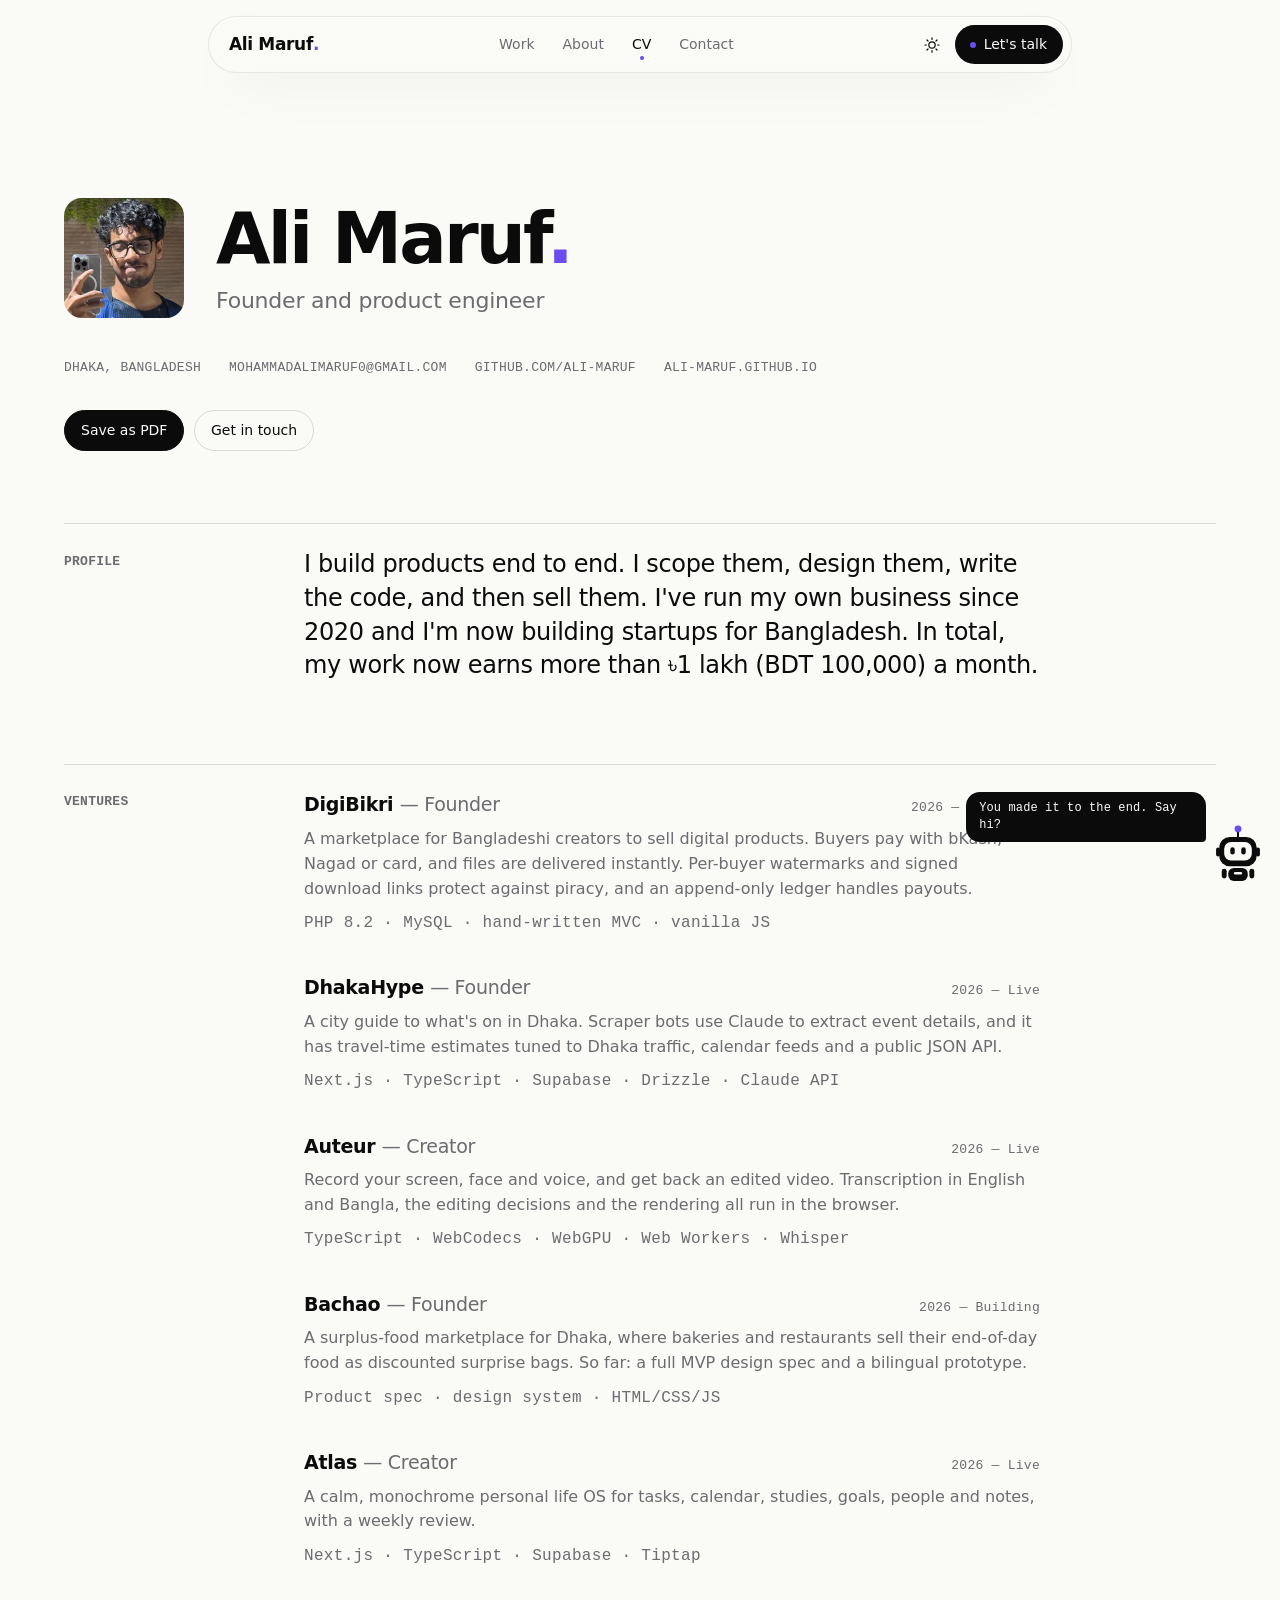
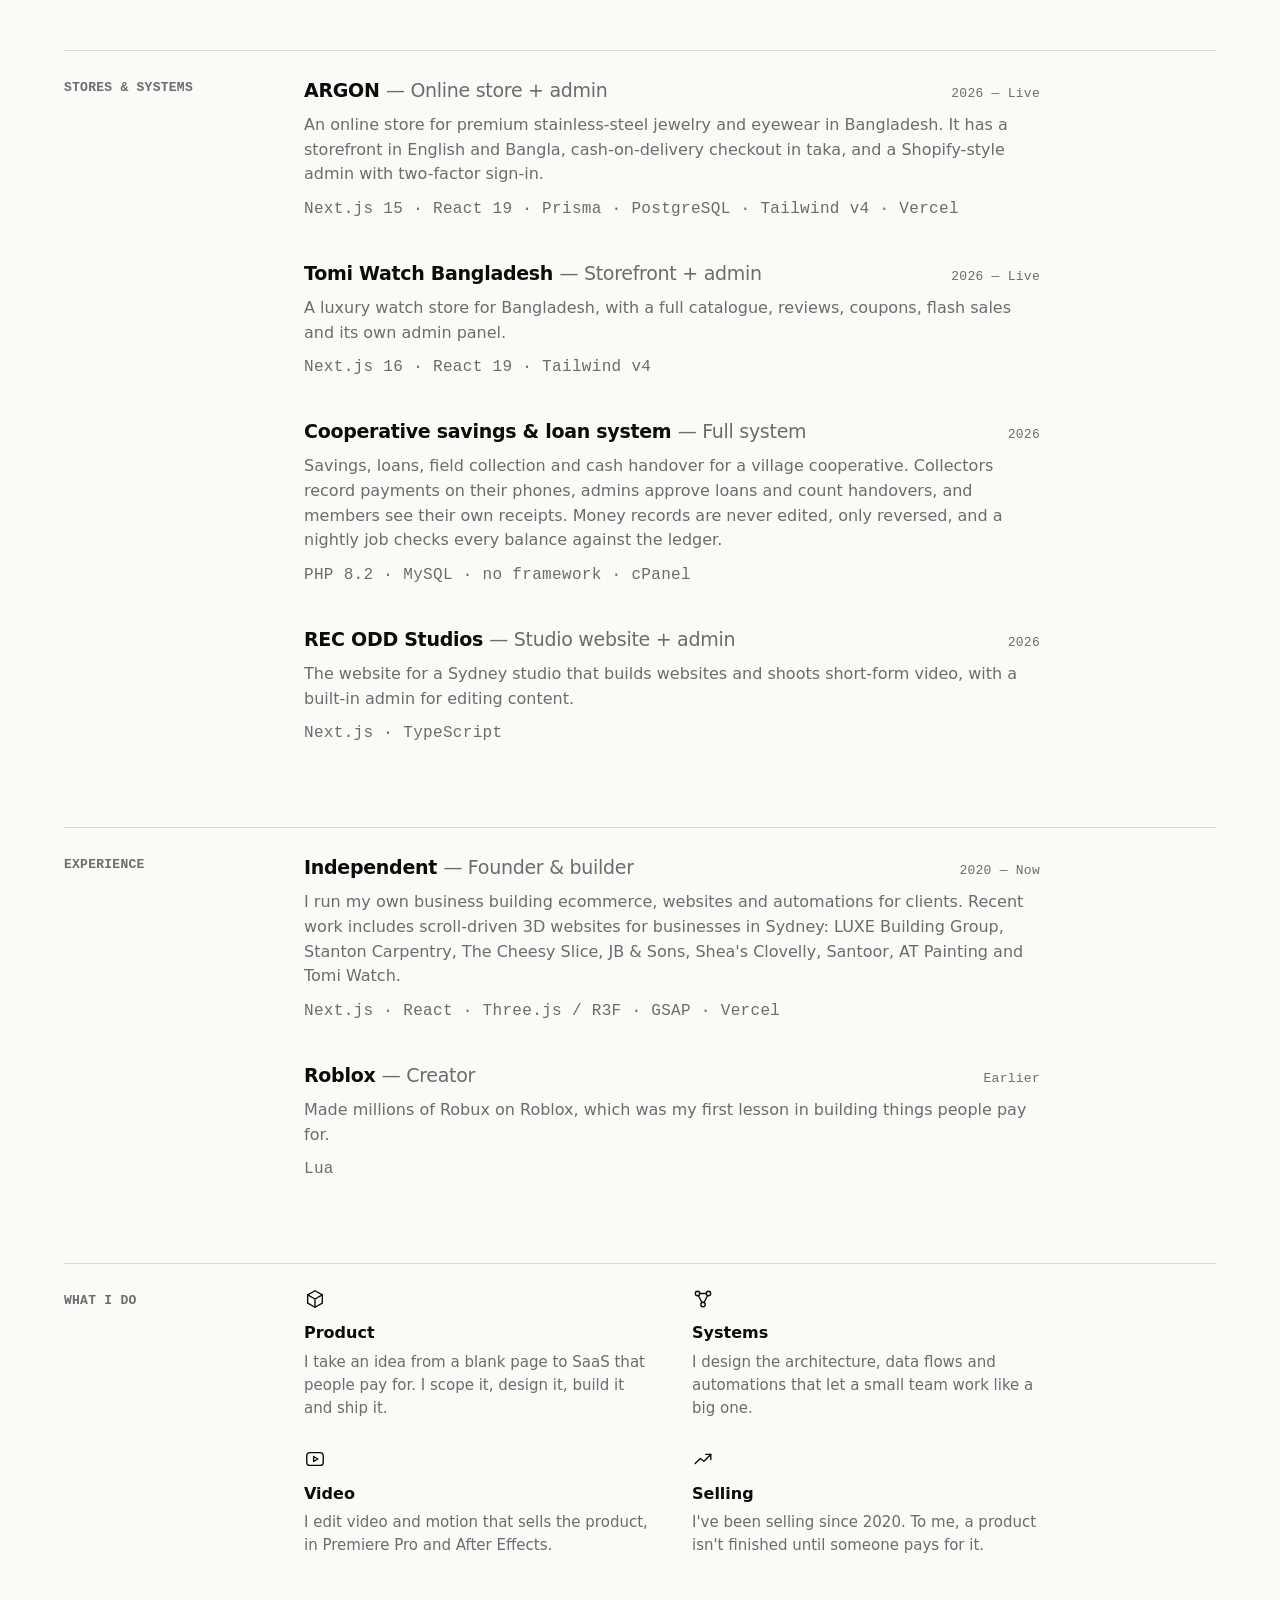
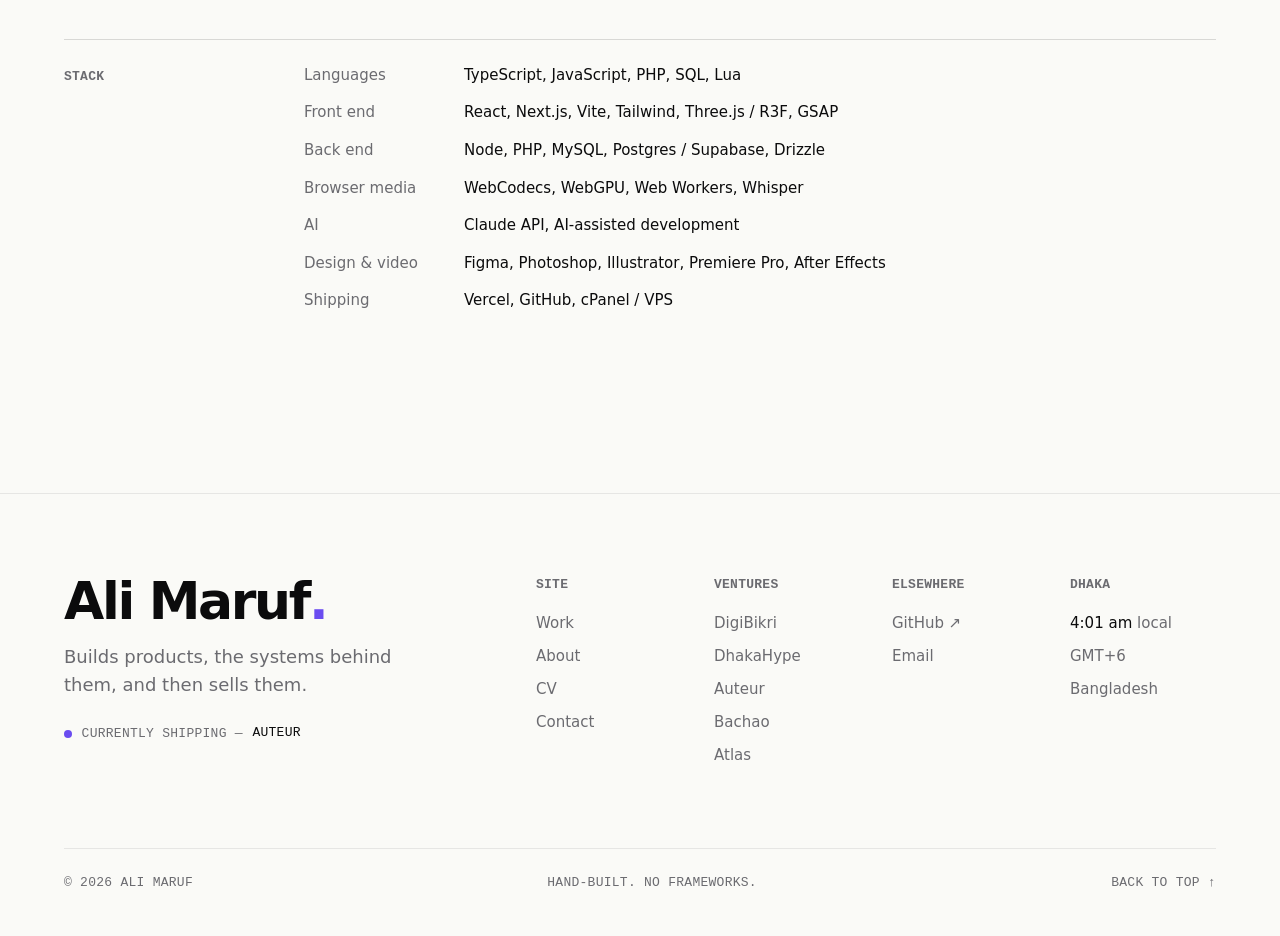
<file: cv/index.html>
<!doctype html>
<html lang="en">
<head>
  <meta charset="utf-8">
  <meta name="viewport" content="width=device-width, initial-scale=1, viewport-fit=cover">
  <title>CV — Ali Maruf</title>
  <meta name="description" content="Ali Maruf's CV. Founder and product engineer in Dhaka.">
  <meta name="theme-color" content="#fafaf7" media="(prefers-color-scheme: light)">
  <meta name="theme-color" content="#0b0b0c" media="(prefers-color-scheme: dark)">
  <link rel="canonical" href="https://ali-maruf.github.io/cv/">
  <link rel="icon" href="/assets/img/favicon.svg" type="image/svg+xml">
  <link rel="apple-touch-icon" href="/assets/img/apple-touch-icon.png">
  <meta property="og:type" content="website">
  <meta property="og:title" content="CV — Ali Maruf">
  <meta property="og:description" content="Ali Maruf's CV. Founder and product engineer in Dhaka.">
  <meta property="og:url" content="https://ali-maruf.github.io/cv/">
  <meta property="og:image" content="https://ali-maruf.github.io/assets/img/og.png">
  <meta property="og:image:width" content="1200">
  <meta property="og:image:height" content="630">
  <meta name="twitter:card" content="summary_large_image">
  <script>
    (function () {
      var d = document.documentElement, t = null;
      try { t = localStorage.getItem("theme"); } catch (e) {}
      d.setAttribute("data-theme", t || (matchMedia("(prefers-color-scheme: dark)").matches ? "dark" : "light"));
      d.classList.add("js");
    })();
  </script>
  <link rel="stylesheet" href="/assets/css/site.css?v=10">
  <script src="/assets/js/site.js?v=10" defer></script>
</head>
<body>
  <a class="skip" href="#main">Skip to content</a>

  <header class="nav glass">
    <a class="wordmark" href="/" aria-label="Ali Maruf, home">Ali Maruf<span class="dot">.</span></a>
    <nav class="nav-links" aria-label="Primary">
      <ul>
          <li><a href="/#work" data-spy="work">Work</a></li>
          <li><a href="/#about" data-spy="about">About</a></li>
          <li><a href="/cv/" aria-current="page">CV</a></li>
          <li><a href="/contact/">Contact</a></li>
      </ul>
    </nav>
    <div class="nav-end">
      <button class="theme-toggle" type="button" aria-label="Toggle colour theme">
        <svg class="sun" viewBox="0 0 24 24" fill="none" stroke="currentColor" stroke-width="1.6" stroke-linecap="round" aria-hidden="true"><circle cx="12" cy="12" r="4.2"/><path d="M12 2.5v2M12 19.5v2M2.5 12h2M19.5 12h2M5.3 5.3l1.4 1.4M17.3 17.3l1.4 1.4M5.3 18.7l1.4-1.4M17.3 6.7l1.4-1.4"/></svg>
        <svg class="moon" viewBox="0 0 24 24" fill="none" stroke="currentColor" stroke-width="1.6" stroke-linejoin="round" aria-hidden="true"><path d="M20 14.5A8 8 0 0 1 9.5 4a8 8 0 1 0 10.5 10.5Z"/></svg>
      </button>
      <a class="nav-cta" href="/contact/">Let's talk</a>
      <button class="nav-menu" type="button" aria-expanded="false" aria-controls="menu" aria-label="Open menu"><span></span><span></span></button>
    </div>
  </header>
  <div class="menu glass" id="menu">
    <nav aria-label="Menu">
      <ul>
        <li><a href="/#work" data-spy="work"><span class="mono">01</span><span>Work<span class="dot">.</span></span></a></li>
        <li><a href="/#about" data-spy="about"><span class="mono">02</span><span>About<span class="dot">.</span></span></a></li>
        <li><a href="/cv/" aria-current="page"><span class="mono">03</span><span>CV<span class="dot">.</span></span></a></li>
        <li><a href="/contact/"><span class="mono">04</span><span>Contact<span class="dot">.</span></span></a></li>
      </ul>
    </nav>
    <div class="menu-foot mono">
      <a href="mailto:mohammadalimaruf0@gmail.com">mohammadalimaruf0@gmail.com</a>
      <span>Dhaka · <span data-dhaka-time>—</span></span>
    </div>
  </div>

  <main id="main" class="wrap">
    <header class="cv-head">
      <div class="cv-photo reveal"><img src="/assets/img/portrait-sq.webp" width="240" height="240" alt="Ali Maruf" decoding="async"></div>
      <div class="reveal">
        <h1>Ali Maruf<span class="dot">.</span></h1>
        <p class="role">Founder and product engineer</p>
      </div>
      <div class="cv-meta mono reveal" style="--delay:80ms">
        <span>Dhaka, Bangladesh</span>
        <a href="mailto:mohammadalimaruf0@gmail.com">mohammadalimaruf0@gmail.com</a>
        <a href="https://github.com/ali-maruf">github.com/ali-maruf</a>
        <a href="https://ali-maruf.github.io">ali-maruf.github.io</a>
      </div>
      <div class="cv-actions reveal" style="--delay:120ms">
        <button class="pill pill--solid" type="button" data-print>Save as PDF</button>
        <a class="pill" href="/contact/">Get in touch</a>
      </div>
    </header>

    <div class="cv">
      <section class="cv-sec reveal">
        <h2 class="mono">Profile</h2>
        <div>
          <p class="lead">I build products end to end. I scope them, design them, write the code, and then sell them. I've run my own business since 2020 and I'm now building startups for Bangladesh. In total, my work now earns more than ৳1 lakh (BDT 100,000) a month.</p>
        </div>
      </section>

      <section class="cv-sec reveal">
        <h2 class="mono">Ventures</h2>
        <div>
          <article class="entry">
            <div class="entry-top">
              <h3><a href="/work/digibikri/">DigiBikri</a> <span class="role">— Founder</span></h3>
              <span class="mono">2026 — Launching</span>
            </div>
            <p>A marketplace for Bangladeshi creators to sell digital products. Buyers pay with bKash, Nagad or card, and files are delivered instantly. Per-buyer watermarks and signed download links protect against piracy, and an append-only ledger handles payouts.</p>
            <p class="mono">PHP 8.2 · MySQL · hand-written MVC · vanilla JS</p>
          </article>
          <article class="entry">
            <div class="entry-top">
              <h3><a href="/work/dhakahype/">DhakaHype</a> <span class="role">— Founder</span></h3>
              <span class="mono">2026 — Live</span>
            </div>
            <p>A city guide to what's on in Dhaka. Scraper bots use Claude to extract event details, and it has travel-time estimates tuned to Dhaka traffic, calendar feeds and a public JSON API.</p>
            <p class="mono">Next.js · TypeScript · Supabase · Drizzle · Claude API</p>
          </article>
          <article class="entry">
            <div class="entry-top">
              <h3><a href="/work/auteur/">Auteur</a> <span class="role">— Creator</span></h3>
              <span class="mono">2026 — Live</span>
            </div>
            <p>Record your screen, face and voice, and get back an edited video. Transcription in English and Bangla, the editing decisions and the rendering all run in the browser.</p>
            <p class="mono">TypeScript · WebCodecs · WebGPU · Web Workers · Whisper</p>
          </article>
          <article class="entry">
            <div class="entry-top">
              <h3><a href="/work/bachao/">Bachao</a> <span class="role">— Founder</span></h3>
              <span class="mono">2026 — Building</span>
            </div>
            <p>A surplus-food marketplace for Dhaka, where bakeries and restaurants sell their end-of-day food as discounted surprise bags. So far: a full MVP design spec and a bilingual prototype.</p>
            <p class="mono">Product spec · design system · HTML/CSS/JS</p>
          </article>
          <article class="entry">
            <div class="entry-top">
              <h3><a href="/work/atlas/">Atlas</a> <span class="role">— Creator</span></h3>
              <span class="mono">2026 — Live</span>
            </div>
            <p>A calm, monochrome personal life OS for tasks, calendar, studies, goals, people and notes, with a weekly review.</p>
            <p class="mono">Next.js · TypeScript · Supabase · Tiptap</p>
          </article>
        </div>
      </section>

      <section class="cv-sec reveal">
        <h2 class="mono">Stores &amp; systems</h2>
        <div>
          <article class="entry">
            <div class="entry-top">
              <h3><a href="https://argon-store-red.vercel.app" target="_blank" rel="noopener">ARGON</a> <span class="role">— Online store + admin</span></h3>
              <span class="mono">2026 — Live</span>
            </div>
            <p>An online store for premium stainless-steel jewelry and eyewear in Bangladesh. It has a storefront in English and Bangla, cash-on-delivery checkout in taka, and a Shopify-style admin with two-factor sign-in.</p>
            <p class="mono">Next.js 15 · React 19 · Prisma · PostgreSQL · Tailwind v4 · Vercel</p>
          </article>
          <article class="entry">
            <div class="entry-top">
              <h3><a href="https://tomi-watch.vercel.app" target="_blank" rel="noopener">Tomi Watch Bangladesh</a> <span class="role">— Storefront + admin</span></h3>
              <span class="mono">2026 — Live</span>
            </div>
            <p>A luxury watch store for Bangladesh, with a full catalogue, reviews, coupons, flash sales and its own admin panel.</p>
            <p class="mono">Next.js 16 · React 19 · Tailwind v4</p>
          </article>
          <article class="entry">
            <div class="entry-top">
              <h3>Cooperative savings &amp; loan system <span class="role">— Full system</span></h3>
              <span class="mono">2026</span>
            </div>
            <p>Savings, loans, field collection and cash handover for a village cooperative. Collectors record payments on their phones, admins approve loans and count handovers, and members see their own receipts. Money records are never edited, only reversed, and a nightly job checks every balance against the ledger.</p>
            <p class="mono">PHP 8.2 · MySQL · no framework · cPanel</p>
          </article>
          <article class="entry">
            <div class="entry-top">
              <h3>REC ODD Studios <span class="role">— Studio website + admin</span></h3>
              <span class="mono">2026</span>
            </div>
            <p>The website for a Sydney studio that builds websites and shoots short-form video, with a built-in admin for editing content.</p>
            <p class="mono">Next.js · TypeScript</p>
          </article>
        </div>
      </section>

      <section class="cv-sec reveal">
        <h2 class="mono">Experience</h2>
        <div>
          <article class="entry">
            <div class="entry-top">
              <h3>Independent <span class="role">— Founder &amp; builder</span></h3>
              <span class="mono">2020 — Now</span>
            </div>
            <p>I run my own business building ecommerce, websites and automations for clients. Recent work includes scroll-driven 3D websites for businesses in Sydney: LUXE Building Group, Stanton Carpentry, The Cheesy Slice, JB &amp; Sons, Shea's Clovelly, Santoor, AT Painting and Tomi Watch.</p>
            <p class="mono">Next.js · React · Three.js / R3F · GSAP · Vercel</p>
          </article>
          <article class="entry">
            <div class="entry-top">
              <h3>Roblox <span class="role">— Creator</span></h3>
              <span class="mono">Earlier</span>
            </div>
            <p>Made millions of Robux on Roblox, which was my first lesson in building things people pay for.</p>
            <p class="mono">Lua</p>
          </article>
        </div>
      </section>

      <section class="cv-sec reveal">
        <h2 class="mono">What I do</h2>
        <div class="skills">
          <div><svg class="ico" aria-hidden="true"><use href="/assets/img/icons.svg#i-product"/></svg><h3>Product</h3><p>I take an idea from a blank page to SaaS that people pay for. I scope it, design it, build it and ship it.</p></div>
          <div><svg class="ico" aria-hidden="true"><use href="/assets/img/icons.svg#i-systems"/></svg><h3>Systems</h3><p>I design the architecture, data flows and automations that let a small team work like a big one.</p></div>
          <div><svg class="ico" aria-hidden="true"><use href="/assets/img/icons.svg#i-video"/></svg><h3>Video</h3><p>I edit video and motion that sells the product, in Premiere Pro and After Effects.</p></div>
          <div><svg class="ico" aria-hidden="true"><use href="/assets/img/icons.svg#i-sell"/></svg><h3>Selling</h3><p>I've been selling since 2020. To me, a product isn't finished until someone pays for it.</p></div>
        </div>
      </section>

      <section class="cv-sec reveal">
        <h2 class="mono">Stack</h2>
        <dl class="stack-list">
          <div><dt>Languages</dt><dd>TypeScript, JavaScript, PHP, SQL, Lua</dd></div>
          <div><dt>Front end</dt><dd>React, Next.js, Vite, Tailwind, Three.js / R3F, GSAP</dd></div>
          <div><dt>Back end</dt><dd>Node, PHP, MySQL, Postgres / Supabase, Drizzle</dd></div>
          <div><dt>Browser media</dt><dd>WebCodecs, WebGPU, Web Workers, Whisper</dd></div>
          <div><dt>AI</dt><dd>Claude API, AI-assisted development</dd></div>
          <div><dt>Design &amp; video</dt><dd>Figma, Photoshop, Illustrator, Premiere Pro, After Effects</dd></div>
          <div><dt>Shipping</dt><dd>Vercel, GitHub, cPanel / VPS</dd></div>
        </dl>
      </section>
    </div>
  </main>

  <footer class="footer">
    <div class="wrap">
      <div class="foot-top">
        <div class="foot-brand">
          <a class="foot-mark" href="/">Ali Maruf<span class="dot">.</span></a>
          <p class="muted">Builds products, the systems behind them, and then sells them.</p>
          <p class="mono status">Currently shipping — <a class="link" href="/work/auteur/">Auteur</a></p>
        </div>
        <nav class="foot-cols" aria-label="Footer">
          <div>
            <h2 class="mono">Site</h2>
            <ul><li><a href="/#work">Work</a></li><li><a href="/#about">About</a></li><li><a href="/cv/">CV</a></li><li><a href="/contact/">Contact</a></li></ul>
          </div>
          <div>
            <h2 class="mono">Ventures</h2>
            <ul><li><a href="/work/digibikri/">DigiBikri</a></li><li><a href="/work/dhakahype/">DhakaHype</a></li><li><a href="/work/auteur/">Auteur</a></li><li><a href="/work/bachao/">Bachao</a></li><li><a href="/work/atlas/">Atlas</a></li></ul>
          </div>
          <div>
            <h2 class="mono">Elsewhere</h2>
            <ul><li><a href="https://github.com/ali-maruf" target="_blank" rel="noopener">GitHub ↗</a></li><li><a href="mailto:mohammadalimaruf0@gmail.com">Email</a></li><!-- TODO: add LinkedIn / X here --></ul>
          </div>
          <div>
            <h2 class="mono">Dhaka</h2>
            <ul><li><strong data-dhaka-time>—</strong> local</li><li>GMT+6</li><li>Bangladesh</li></ul>
          </div>
        </nav>
      </div>
      <div class="foot-bottom mono">
        <span>© 2026 Ali Maruf</span>
        <span>Hand-built. No frameworks.</span>
        <button class="to-top" type="button" data-top>Back to top ↑</button>
      </div>
    </div>
  </footer>
</body>
</html>
</file>
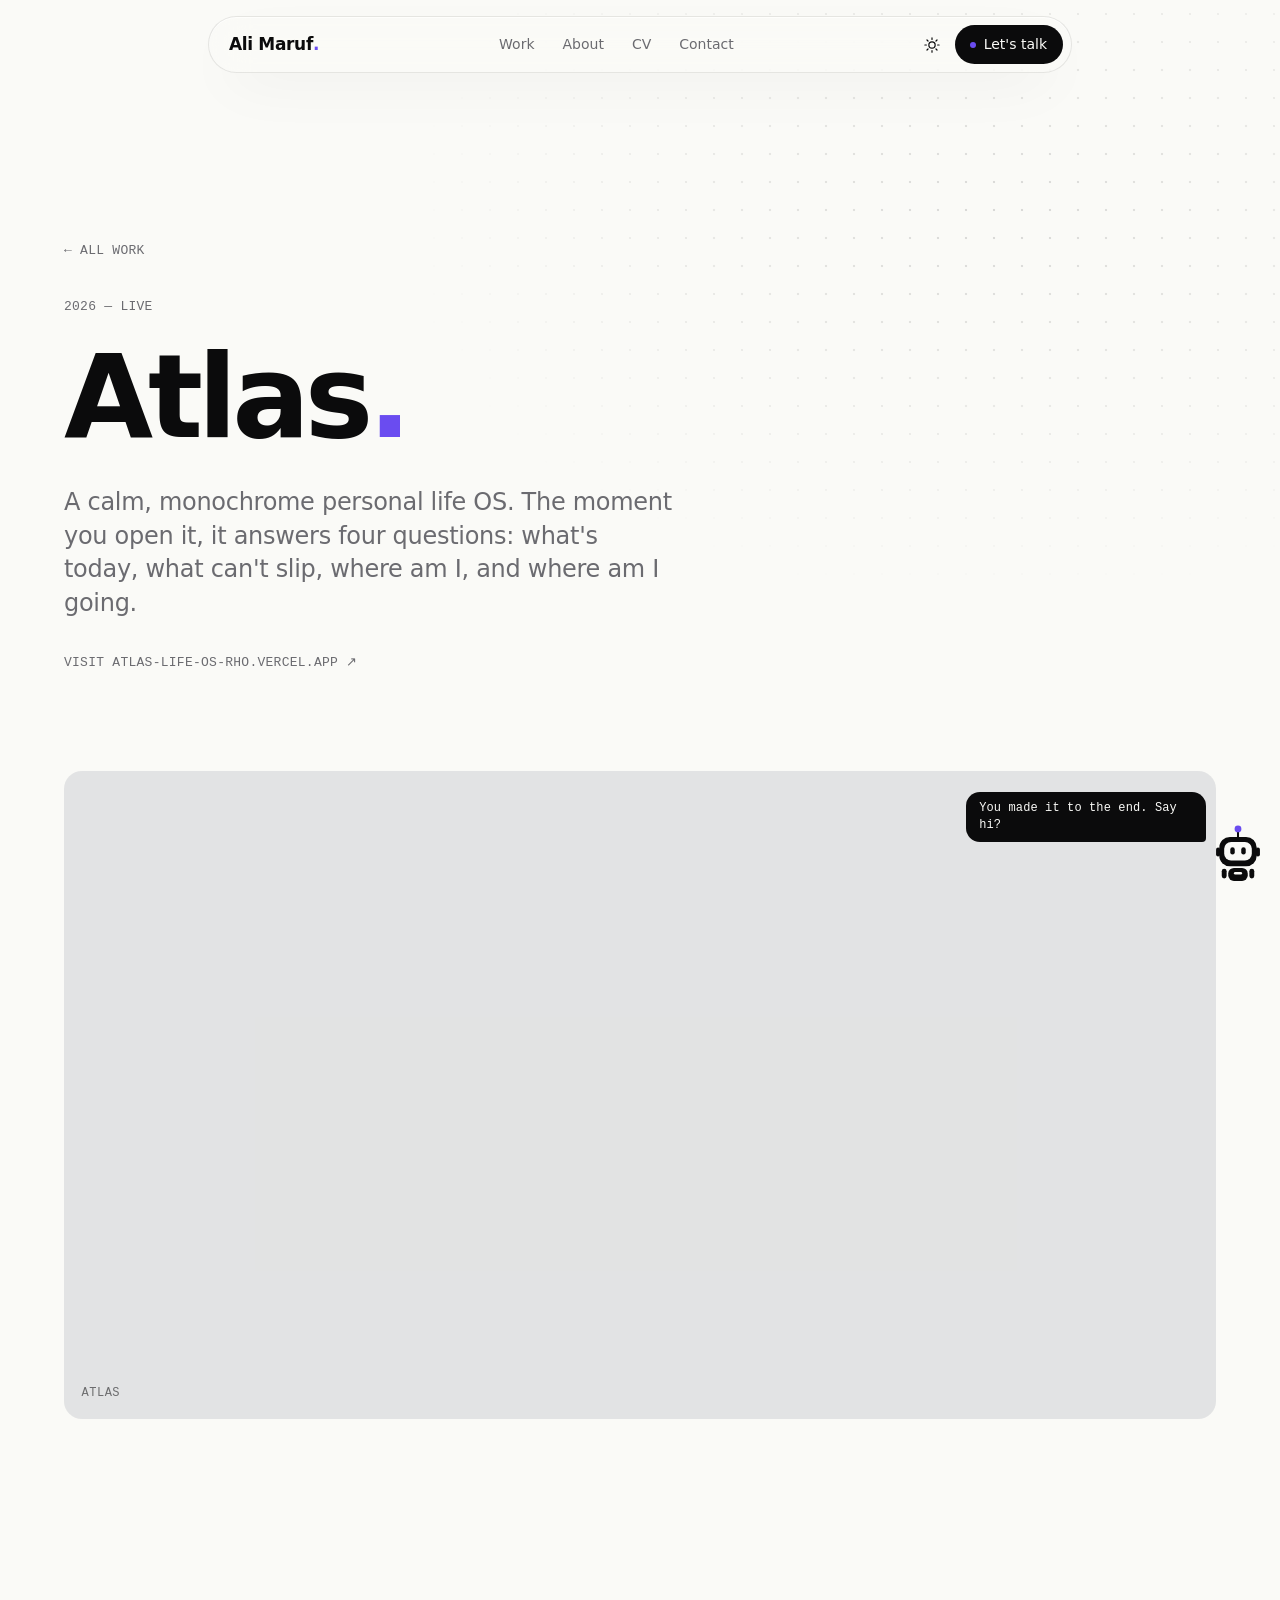
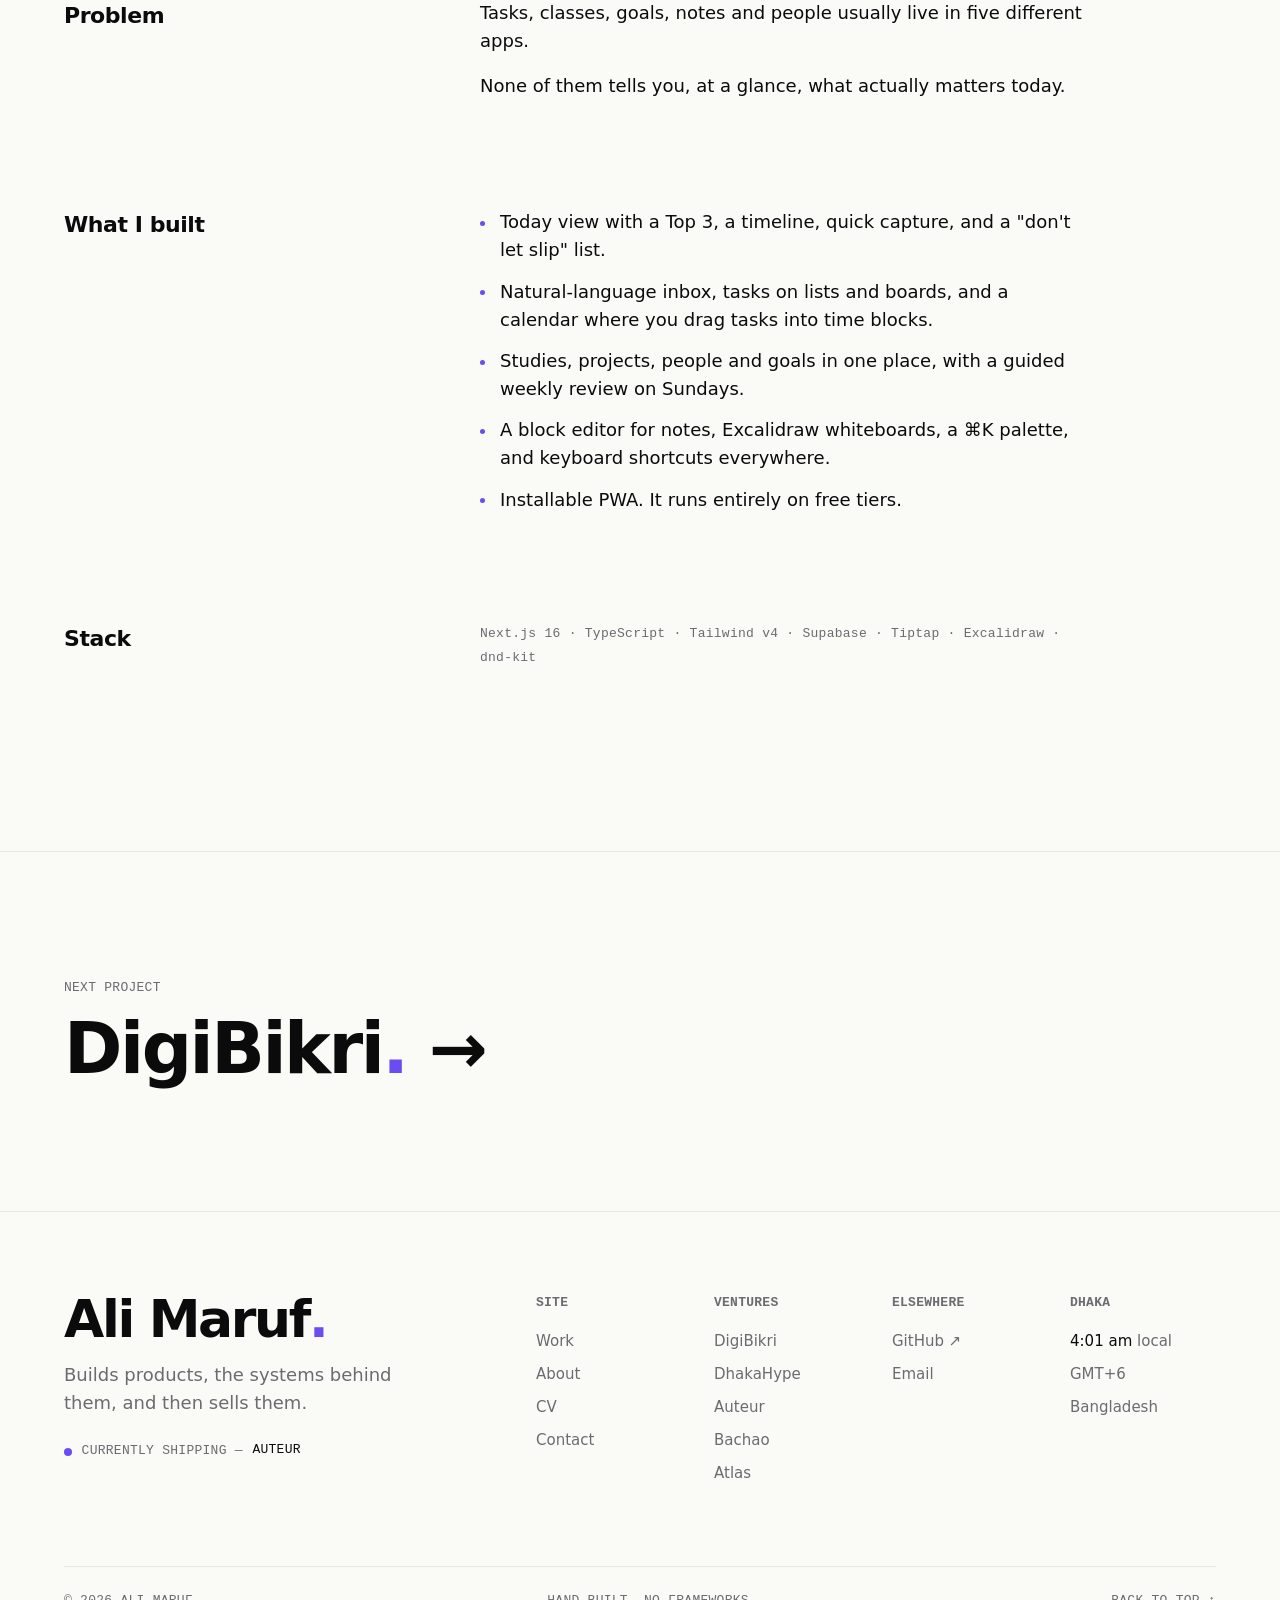
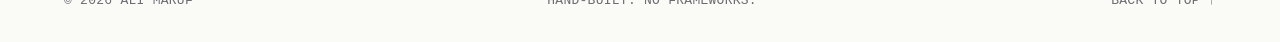
<file: work/atlas/index.html>
<!doctype html>
<html lang="en">
<head>
  <meta charset="utf-8">
  <meta name="viewport" content="width=device-width, initial-scale=1, viewport-fit=cover">
  <title>Atlas — Ali Maruf</title>
  <meta name="description" content="A calm, monochrome personal life OS. The moment you open it, it answers four questions: what&#x27;s today, what can&#x27;t slip, where am I, and where am I going.">
  <meta name="theme-color" content="#fafaf7" media="(prefers-color-scheme: light)">
  <meta name="theme-color" content="#0b0b0c" media="(prefers-color-scheme: dark)">
  <link rel="canonical" href="https://ali-maruf.github.io/work/atlas/">
  <link rel="icon" href="/assets/img/favicon.svg" type="image/svg+xml">
  <link rel="apple-touch-icon" href="/assets/img/apple-touch-icon.png">
  <meta property="og:type" content="website">
  <meta property="og:title" content="Atlas — Ali Maruf">
  <meta property="og:description" content="A calm, monochrome personal life OS. The moment you open it, it answers four questions: what&#x27;s today, what can&#x27;t slip, where am I, and where am I going.">
  <meta property="og:url" content="https://ali-maruf.github.io/work/atlas/">
  <meta property="og:image" content="https://ali-maruf.github.io/assets/img/og.png">
  <meta property="og:image:width" content="1200">
  <meta property="og:image:height" content="630">
  <meta name="twitter:card" content="summary_large_image">
  <script>
    (function () {
      var d = document.documentElement, t = null;
      try { t = localStorage.getItem("theme"); } catch (e) {}
      d.setAttribute("data-theme", t || (matchMedia("(prefers-color-scheme: dark)").matches ? "dark" : "light"));
      d.classList.add("js");
    })();
  </script>
  <link rel="stylesheet" href="/assets/css/site.css?v=10">
  <script src="/assets/js/site.js?v=10" defer></script>
</head>
<body>
  <a class="skip" href="#main">Skip to content</a>

  <header class="nav glass">
    <a class="wordmark" href="/" aria-label="Ali Maruf, home">Ali Maruf<span class="dot">.</span></a>
    <nav class="nav-links" aria-label="Primary">
      <ul>
          <li><a href="/#work" data-spy="work">Work</a></li>
          <li><a href="/#about" data-spy="about">About</a></li>
          <li><a href="/cv/">CV</a></li>
          <li><a href="/contact/">Contact</a></li>
      </ul>
    </nav>
    <div class="nav-end">
      <button class="theme-toggle" type="button" aria-label="Toggle colour theme">
        <svg class="sun" viewBox="0 0 24 24" fill="none" stroke="currentColor" stroke-width="1.6" stroke-linecap="round" aria-hidden="true"><circle cx="12" cy="12" r="4.2"/><path d="M12 2.5v2M12 19.5v2M2.5 12h2M19.5 12h2M5.3 5.3l1.4 1.4M17.3 17.3l1.4 1.4M5.3 18.7l1.4-1.4M17.3 6.7l1.4-1.4"/></svg>
        <svg class="moon" viewBox="0 0 24 24" fill="none" stroke="currentColor" stroke-width="1.6" stroke-linejoin="round" aria-hidden="true"><path d="M20 14.5A8 8 0 0 1 9.5 4a8 8 0 1 0 10.5 10.5Z"/></svg>
      </button>
      <a class="nav-cta" href="/contact/">Let's talk</a>
      <button class="nav-menu" type="button" aria-expanded="false" aria-controls="menu" aria-label="Open menu"><span></span><span></span></button>
    </div>
  </header>
  <div class="menu glass" id="menu">
    <nav aria-label="Menu">
      <ul>
        <li><a href="/#work" data-spy="work"><span class="mono">01</span><span>Work<span class="dot">.</span></span></a></li>
        <li><a href="/#about" data-spy="about"><span class="mono">02</span><span>About<span class="dot">.</span></span></a></li>
        <li><a href="/cv/"><span class="mono">03</span><span>CV<span class="dot">.</span></span></a></li>
        <li><a href="/contact/"><span class="mono">04</span><span>Contact<span class="dot">.</span></span></a></li>
      </ul>
    </nav>
    <div class="menu-foot mono">
      <a href="mailto:mohammadalimaruf0@gmail.com">mohammadalimaruf0@gmail.com</a>
      <span>Dhaka · <span data-dhaka-time>—</span></span>
    </div>
  </div>

  <main id="main">
    <section class="case-hero wrap">
      <a class="back mono reveal" href="/#work">← All work</a>
      <span class="mono reveal">2026 — Live</span>
      <h1 class="reveal">Atlas<span class="dot">.</span></h1>
      <p class="lede reveal" style="--delay:80ms">A calm, monochrome personal life OS. The moment you open it, it answers four questions: what&#x27;s today, what can&#x27;t slip, where am I, and where am I going.</p>
      <div class="reveal" style="--delay:140ms"><a class="live link mono" href="https://atlas-life-os-rho.vercel.app" target="_blank" rel="noopener">Visit atlas-life-os-rho.vercel.app ↗</a></div>
    </section>

    <div class="wrap reveal">
      <!-- Replace with: <img src="/assets/img/atlas.webp" width="1920" height="1080" alt="Atlas screenshot" decoding="async"> -->
      <div class="shot shot--wide" style="--tint:hsl(220 8% 50% / .18)" data-label="Atlas"></div>
    </div>

    <div class="section wrap case-body">
      <section class="case-block reveal">
        <h2>Problem</h2>
        <div><p>Tasks, classes, goals, notes and people usually live in five different apps.</p><p>None of them tells you, at a glance, what actually matters today.</p></div>
      </section>
      <section class="case-block reveal">
        <h2>What I built</h2>
        <ul><li>Today view with a Top 3, a timeline, quick capture, and a &quot;don&#x27;t let slip&quot; list.</li><li>Natural-language inbox, tasks on lists and boards, and a calendar where you drag tasks into time blocks.</li><li>Studies, projects, people and goals in one place, with a guided weekly review on Sundays.</li><li>A block editor for notes, Excalidraw whiteboards, a ⌘K palette, and keyboard shortcuts everywhere.</li><li>Installable PWA. It runs entirely on free tiers.</li></ul>
      </section>
      <!-- Result: add only real numbers (users, revenue, orders). Leave this out until you have them.
      <section class="case-block reveal">
        <h2>Result</h2>
        <p>…</p>
      </section>
      -->
      <section class="case-block reveal">
        <h2>Stack</h2>
        <p class="mono">Next.js 16 · TypeScript · Tailwind v4 · Supabase · Tiptap · Excalidraw · dnd-kit</p>
      </section>
    </div>

    <a class="next wrap" href="/work/digibikri/">
      <span class="mono">Next project</span>
      <strong>DigiBikri<span class="dot">.</span> →</strong>
    </a>
  </main>

  <footer class="footer">
    <div class="wrap">
      <div class="foot-top">
        <div class="foot-brand">
          <a class="foot-mark" href="/">Ali Maruf<span class="dot">.</span></a>
          <p class="muted">Builds products, the systems behind them, and then sells them.</p>
          <p class="mono status">Currently shipping — <a class="link" href="/work/auteur/">Auteur</a></p>
        </div>
        <nav class="foot-cols" aria-label="Footer">
          <div>
            <h2 class="mono">Site</h2>
            <ul><li><a href="/#work">Work</a></li><li><a href="/#about">About</a></li><li><a href="/cv/">CV</a></li><li><a href="/contact/">Contact</a></li></ul>
          </div>
          <div>
            <h2 class="mono">Ventures</h2>
            <ul><li><a href="/work/digibikri/">DigiBikri</a></li><li><a href="/work/dhakahype/">DhakaHype</a></li><li><a href="/work/auteur/">Auteur</a></li><li><a href="/work/bachao/">Bachao</a></li><li><a href="/work/atlas/">Atlas</a></li></ul>
          </div>
          <div>
            <h2 class="mono">Elsewhere</h2>
            <ul><li><a href="https://github.com/ali-maruf" target="_blank" rel="noopener">GitHub ↗</a></li><li><a href="mailto:mohammadalimaruf0@gmail.com">Email</a></li><!-- TODO: add LinkedIn / X here --></ul>
          </div>
          <div>
            <h2 class="mono">Dhaka</h2>
            <ul><li><strong data-dhaka-time>—</strong> local</li><li>GMT+6</li><li>Bangladesh</li></ul>
          </div>
        </nav>
      </div>
      <div class="foot-bottom mono">
        <span>© 2026 Ali Maruf</span>
        <span>Hand-built. No frameworks.</span>
        <button class="to-top" type="button" data-top>Back to top ↑</button>
      </div>
    </div>
  </footer>
</body>
</html>
</file>
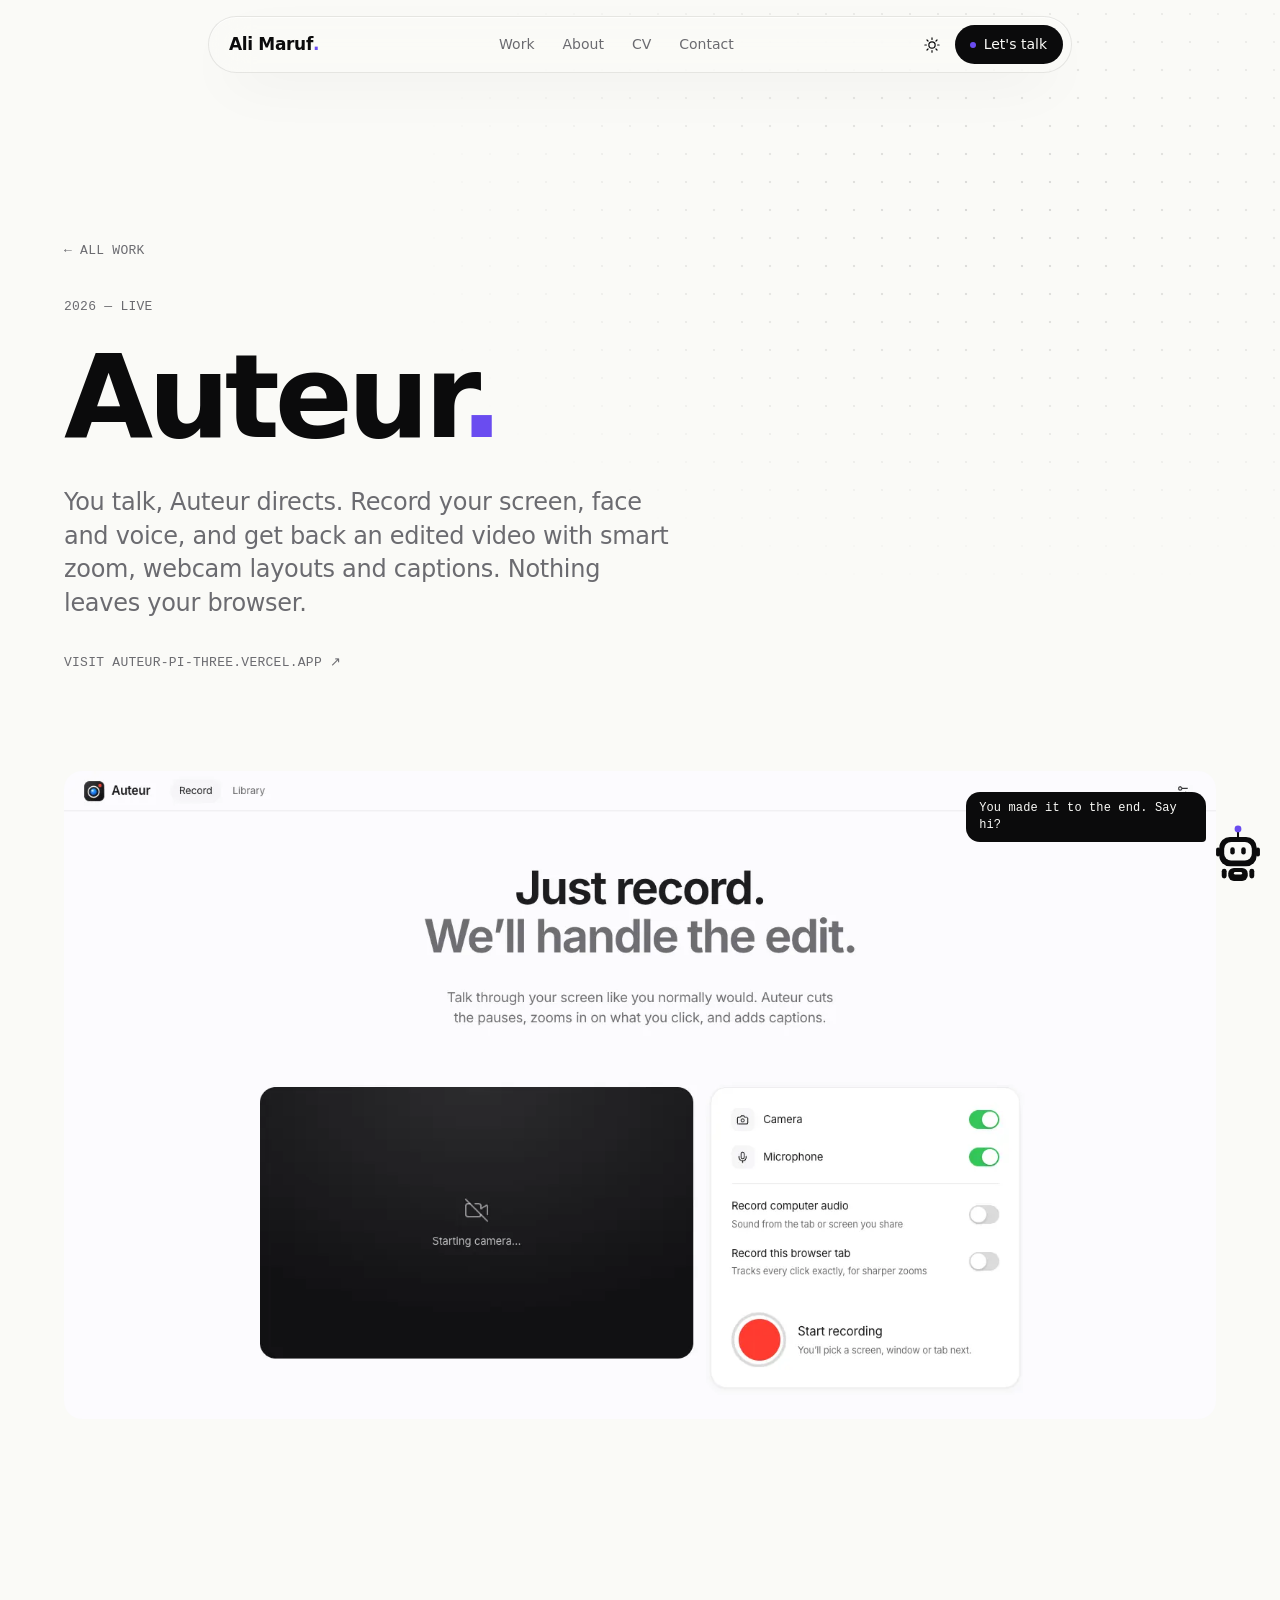
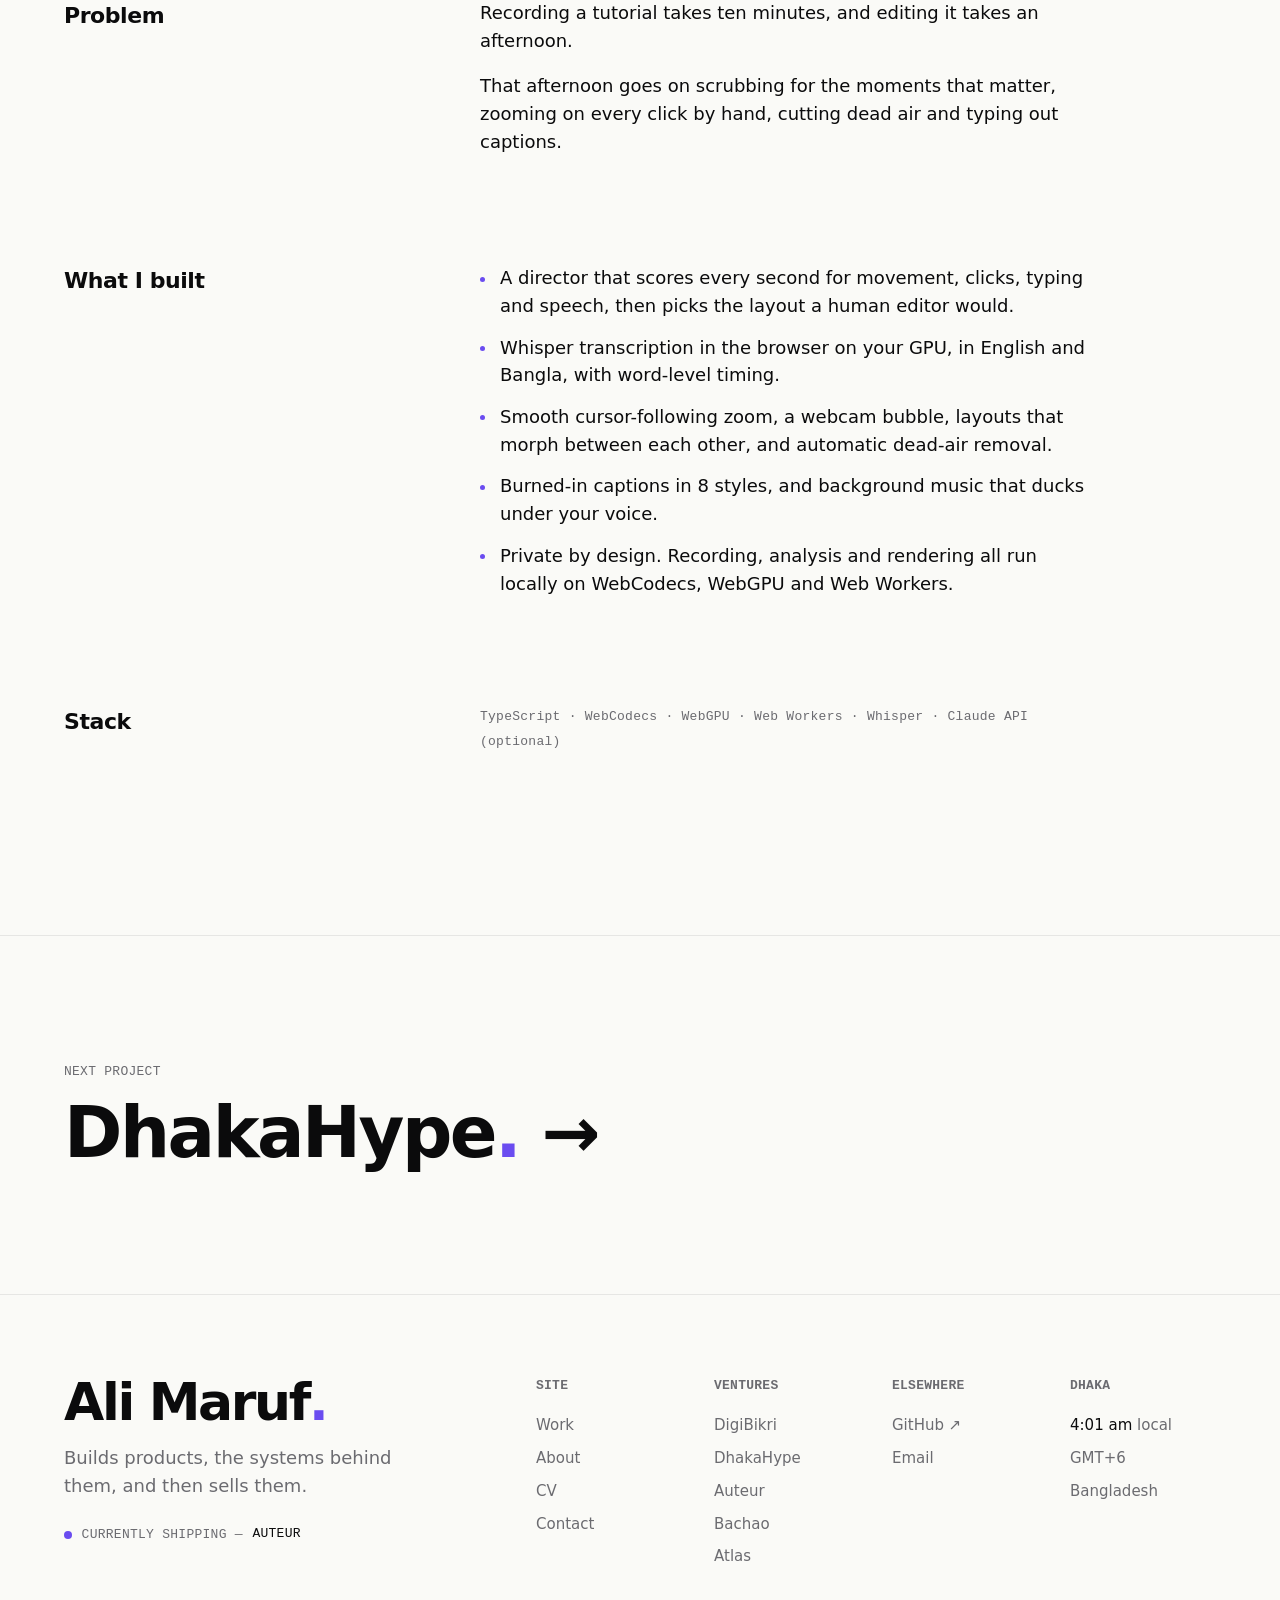
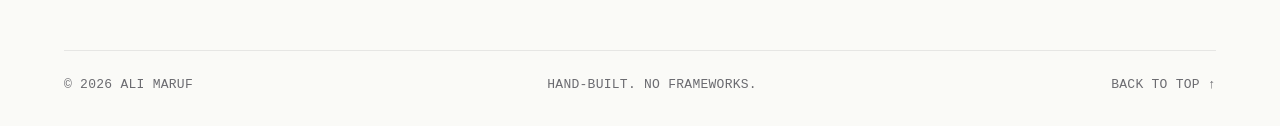
<file: work/auteur/index.html>
<!doctype html>
<html lang="en">
<head>
  <meta charset="utf-8">
  <meta name="viewport" content="width=device-width, initial-scale=1, viewport-fit=cover">
  <title>Auteur — Ali Maruf</title>
  <meta name="description" content="You talk, Auteur directs. Record your screen, face and voice, and get back an edited video with smart zoom, webcam layouts and captions. Nothing leaves your browser.">
  <meta name="theme-color" content="#fafaf7" media="(prefers-color-scheme: light)">
  <meta name="theme-color" content="#0b0b0c" media="(prefers-color-scheme: dark)">
  <link rel="canonical" href="https://ali-maruf.github.io/work/auteur/">
  <link rel="icon" href="/assets/img/favicon.svg" type="image/svg+xml">
  <link rel="apple-touch-icon" href="/assets/img/apple-touch-icon.png">
  <meta property="og:type" content="website">
  <meta property="og:title" content="Auteur — Ali Maruf">
  <meta property="og:description" content="You talk, Auteur directs. Record your screen, face and voice, and get back an edited video with smart zoom, webcam layouts and captions. Nothing leaves your browser.">
  <meta property="og:url" content="https://ali-maruf.github.io/work/auteur/">
  <meta property="og:image" content="https://ali-maruf.github.io/assets/img/og.png">
  <meta property="og:image:width" content="1200">
  <meta property="og:image:height" content="630">
  <meta name="twitter:card" content="summary_large_image">
  <script>
    (function () {
      var d = document.documentElement, t = null;
      try { t = localStorage.getItem("theme"); } catch (e) {}
      d.setAttribute("data-theme", t || (matchMedia("(prefers-color-scheme: dark)").matches ? "dark" : "light"));
      d.classList.add("js");
    })();
  </script>
  <link rel="stylesheet" href="/assets/css/site.css?v=10">
  <script src="/assets/js/site.js?v=10" defer></script>
</head>
<body>
  <a class="skip" href="#main">Skip to content</a>

  <header class="nav glass">
    <a class="wordmark" href="/" aria-label="Ali Maruf, home">Ali Maruf<span class="dot">.</span></a>
    <nav class="nav-links" aria-label="Primary">
      <ul>
          <li><a href="/#work" data-spy="work">Work</a></li>
          <li><a href="/#about" data-spy="about">About</a></li>
          <li><a href="/cv/">CV</a></li>
          <li><a href="/contact/">Contact</a></li>
      </ul>
    </nav>
    <div class="nav-end">
      <button class="theme-toggle" type="button" aria-label="Toggle colour theme">
        <svg class="sun" viewBox="0 0 24 24" fill="none" stroke="currentColor" stroke-width="1.6" stroke-linecap="round" aria-hidden="true"><circle cx="12" cy="12" r="4.2"/><path d="M12 2.5v2M12 19.5v2M2.5 12h2M19.5 12h2M5.3 5.3l1.4 1.4M17.3 17.3l1.4 1.4M5.3 18.7l1.4-1.4M17.3 6.7l1.4-1.4"/></svg>
        <svg class="moon" viewBox="0 0 24 24" fill="none" stroke="currentColor" stroke-width="1.6" stroke-linejoin="round" aria-hidden="true"><path d="M20 14.5A8 8 0 0 1 9.5 4a8 8 0 1 0 10.5 10.5Z"/></svg>
      </button>
      <a class="nav-cta" href="/contact/">Let's talk</a>
      <button class="nav-menu" type="button" aria-expanded="false" aria-controls="menu" aria-label="Open menu"><span></span><span></span></button>
    </div>
  </header>
  <div class="menu glass" id="menu">
    <nav aria-label="Menu">
      <ul>
        <li><a href="/#work" data-spy="work"><span class="mono">01</span><span>Work<span class="dot">.</span></span></a></li>
        <li><a href="/#about" data-spy="about"><span class="mono">02</span><span>About<span class="dot">.</span></span></a></li>
        <li><a href="/cv/"><span class="mono">03</span><span>CV<span class="dot">.</span></span></a></li>
        <li><a href="/contact/"><span class="mono">04</span><span>Contact<span class="dot">.</span></span></a></li>
      </ul>
    </nav>
    <div class="menu-foot mono">
      <a href="mailto:mohammadalimaruf0@gmail.com">mohammadalimaruf0@gmail.com</a>
      <span>Dhaka · <span data-dhaka-time>—</span></span>
    </div>
  </div>

  <main id="main">
    <section class="case-hero wrap">
      <a class="back mono reveal" href="/#work">← All work</a>
      <span class="mono reveal">2026 — Live</span>
      <h1 class="reveal">Auteur<span class="dot">.</span></h1>
      <p class="lede reveal" style="--delay:80ms">You talk, Auteur directs. Record your screen, face and voice, and get back an edited video with smart zoom, webcam layouts and captions. Nothing leaves your browser.</p>
      <div class="reveal" style="--delay:140ms"><a class="live link mono" href="https://auteur-pi-three.vercel.app" target="_blank" rel="noopener">Visit auteur-pi-three.vercel.app ↗</a></div>
    </section>

    <div class="wrap reveal">
            <div class="shot shot--wide" style="--tint:hsl(30 60% 55% / .18)"><img src="/assets/img/work/auteur-hero.webp" width="1600" height="900" alt="auteur screenshot" fetchpriority="high" decoding="async"></div>
    </div>

    <div class="section wrap case-body">
      <section class="case-block reveal">
        <h2>Problem</h2>
        <div><p>Recording a tutorial takes ten minutes, and editing it takes an afternoon.</p><p>That afternoon goes on scrubbing for the moments that matter, zooming on every click by hand, cutting dead air and typing out captions.</p></div>
      </section>
      <section class="case-block reveal">
        <h2>What I built</h2>
        <ul><li>A director that scores every second for movement, clicks, typing and speech, then picks the layout a human editor would.</li><li>Whisper transcription in the browser on your GPU, in English and Bangla, with word-level timing.</li><li>Smooth cursor-following zoom, a webcam bubble, layouts that morph between each other, and automatic dead-air removal.</li><li>Burned-in captions in 8 styles, and background music that ducks under your voice.</li><li>Private by design. Recording, analysis and rendering all run locally on WebCodecs, WebGPU and Web Workers.</li></ul>
      </section>
      <!-- Result: add only real numbers (users, revenue, orders). Leave this out until you have them.
      <section class="case-block reveal">
        <h2>Result</h2>
        <p>…</p>
      </section>
      -->
      <section class="case-block reveal">
        <h2>Stack</h2>
        <p class="mono">TypeScript · WebCodecs · WebGPU · Web Workers · Whisper · Claude API (optional)</p>
      </section>
    </div>

    <a class="next wrap" href="/work/dhakahype/">
      <span class="mono">Next project</span>
      <strong>DhakaHype<span class="dot">.</span> →</strong>
    </a>
  </main>

  <footer class="footer">
    <div class="wrap">
      <div class="foot-top">
        <div class="foot-brand">
          <a class="foot-mark" href="/">Ali Maruf<span class="dot">.</span></a>
          <p class="muted">Builds products, the systems behind them, and then sells them.</p>
          <p class="mono status">Currently shipping — <a class="link" href="/work/auteur/">Auteur</a></p>
        </div>
        <nav class="foot-cols" aria-label="Footer">
          <div>
            <h2 class="mono">Site</h2>
            <ul><li><a href="/#work">Work</a></li><li><a href="/#about">About</a></li><li><a href="/cv/">CV</a></li><li><a href="/contact/">Contact</a></li></ul>
          </div>
          <div>
            <h2 class="mono">Ventures</h2>
            <ul><li><a href="/work/digibikri/">DigiBikri</a></li><li><a href="/work/dhakahype/">DhakaHype</a></li><li><a href="/work/auteur/">Auteur</a></li><li><a href="/work/bachao/">Bachao</a></li><li><a href="/work/atlas/">Atlas</a></li></ul>
          </div>
          <div>
            <h2 class="mono">Elsewhere</h2>
            <ul><li><a href="https://github.com/ali-maruf" target="_blank" rel="noopener">GitHub ↗</a></li><li><a href="mailto:mohammadalimaruf0@gmail.com">Email</a></li><!-- TODO: add LinkedIn / X here --></ul>
          </div>
          <div>
            <h2 class="mono">Dhaka</h2>
            <ul><li><strong data-dhaka-time>—</strong> local</li><li>GMT+6</li><li>Bangladesh</li></ul>
          </div>
        </nav>
      </div>
      <div class="foot-bottom mono">
        <span>© 2026 Ali Maruf</span>
        <span>Hand-built. No frameworks.</span>
        <button class="to-top" type="button" data-top>Back to top ↑</button>
      </div>
    </div>
  </footer>
</body>
</html>
</file>
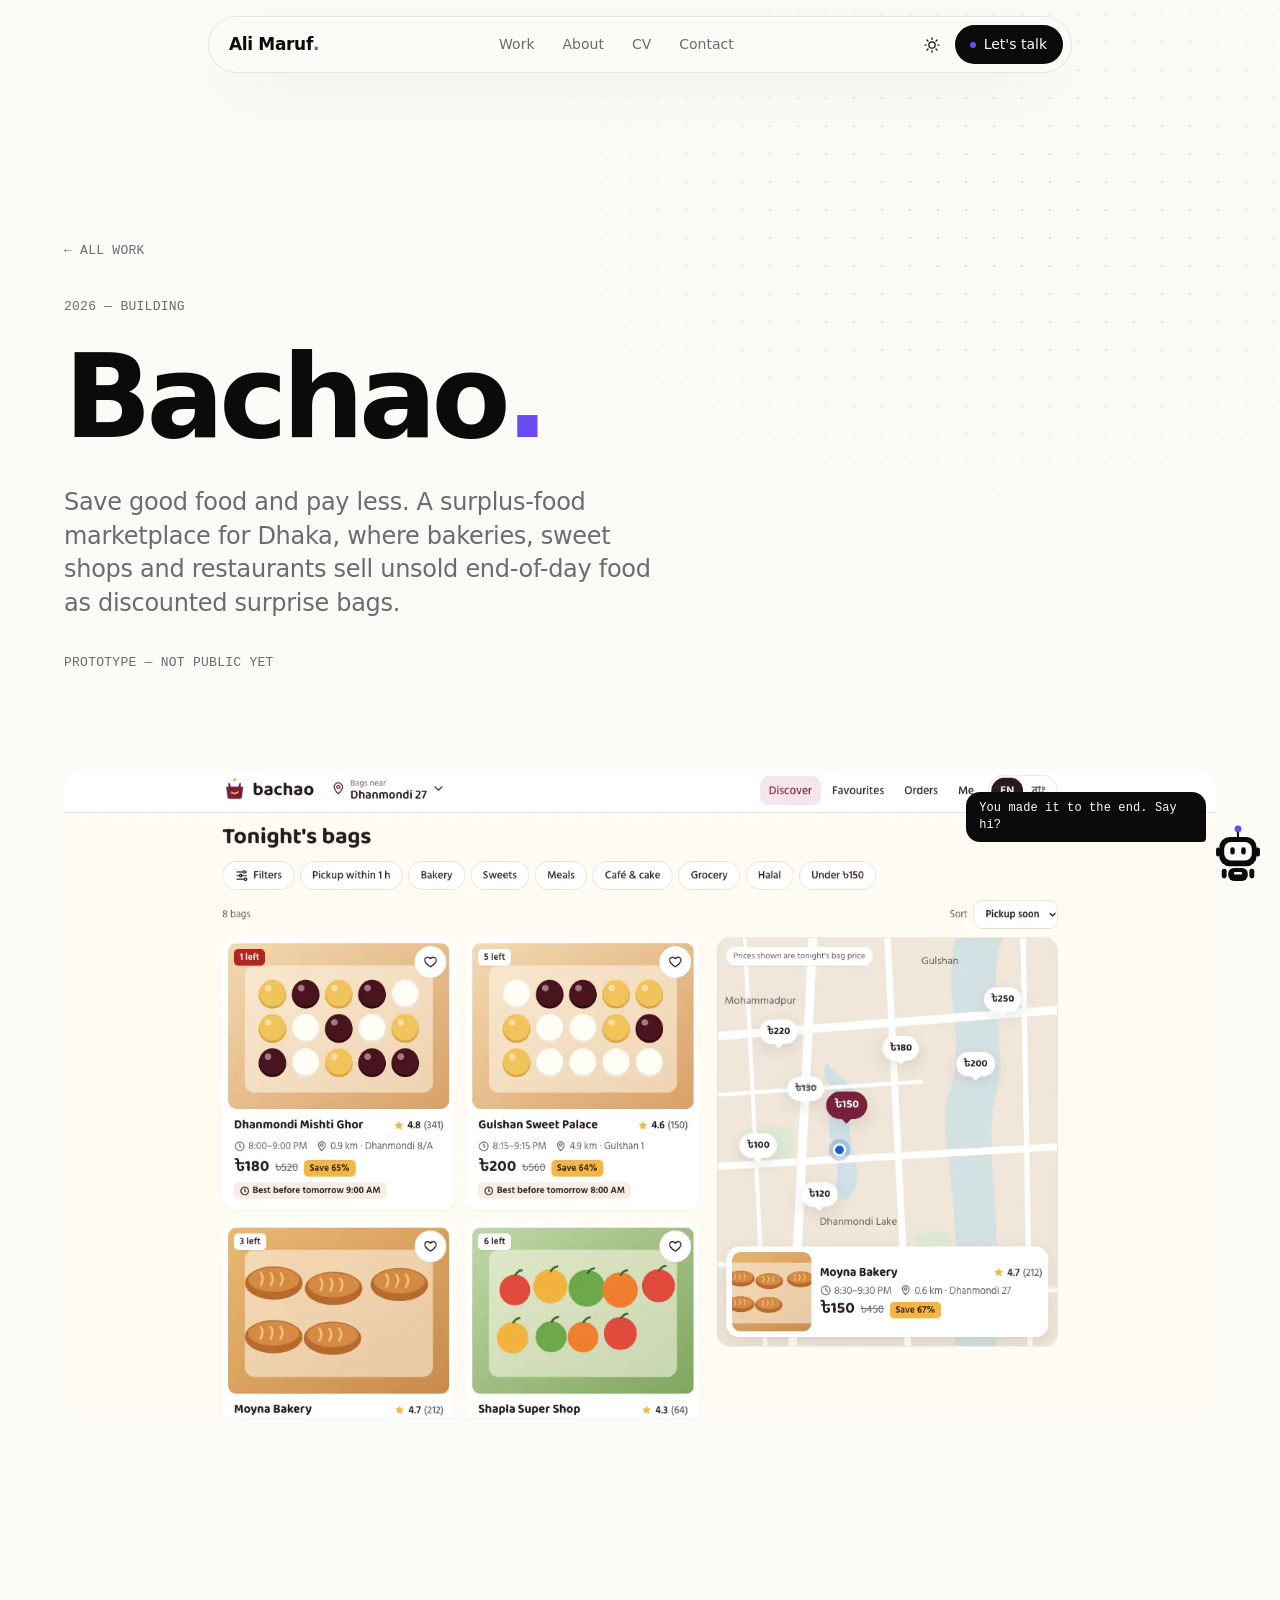
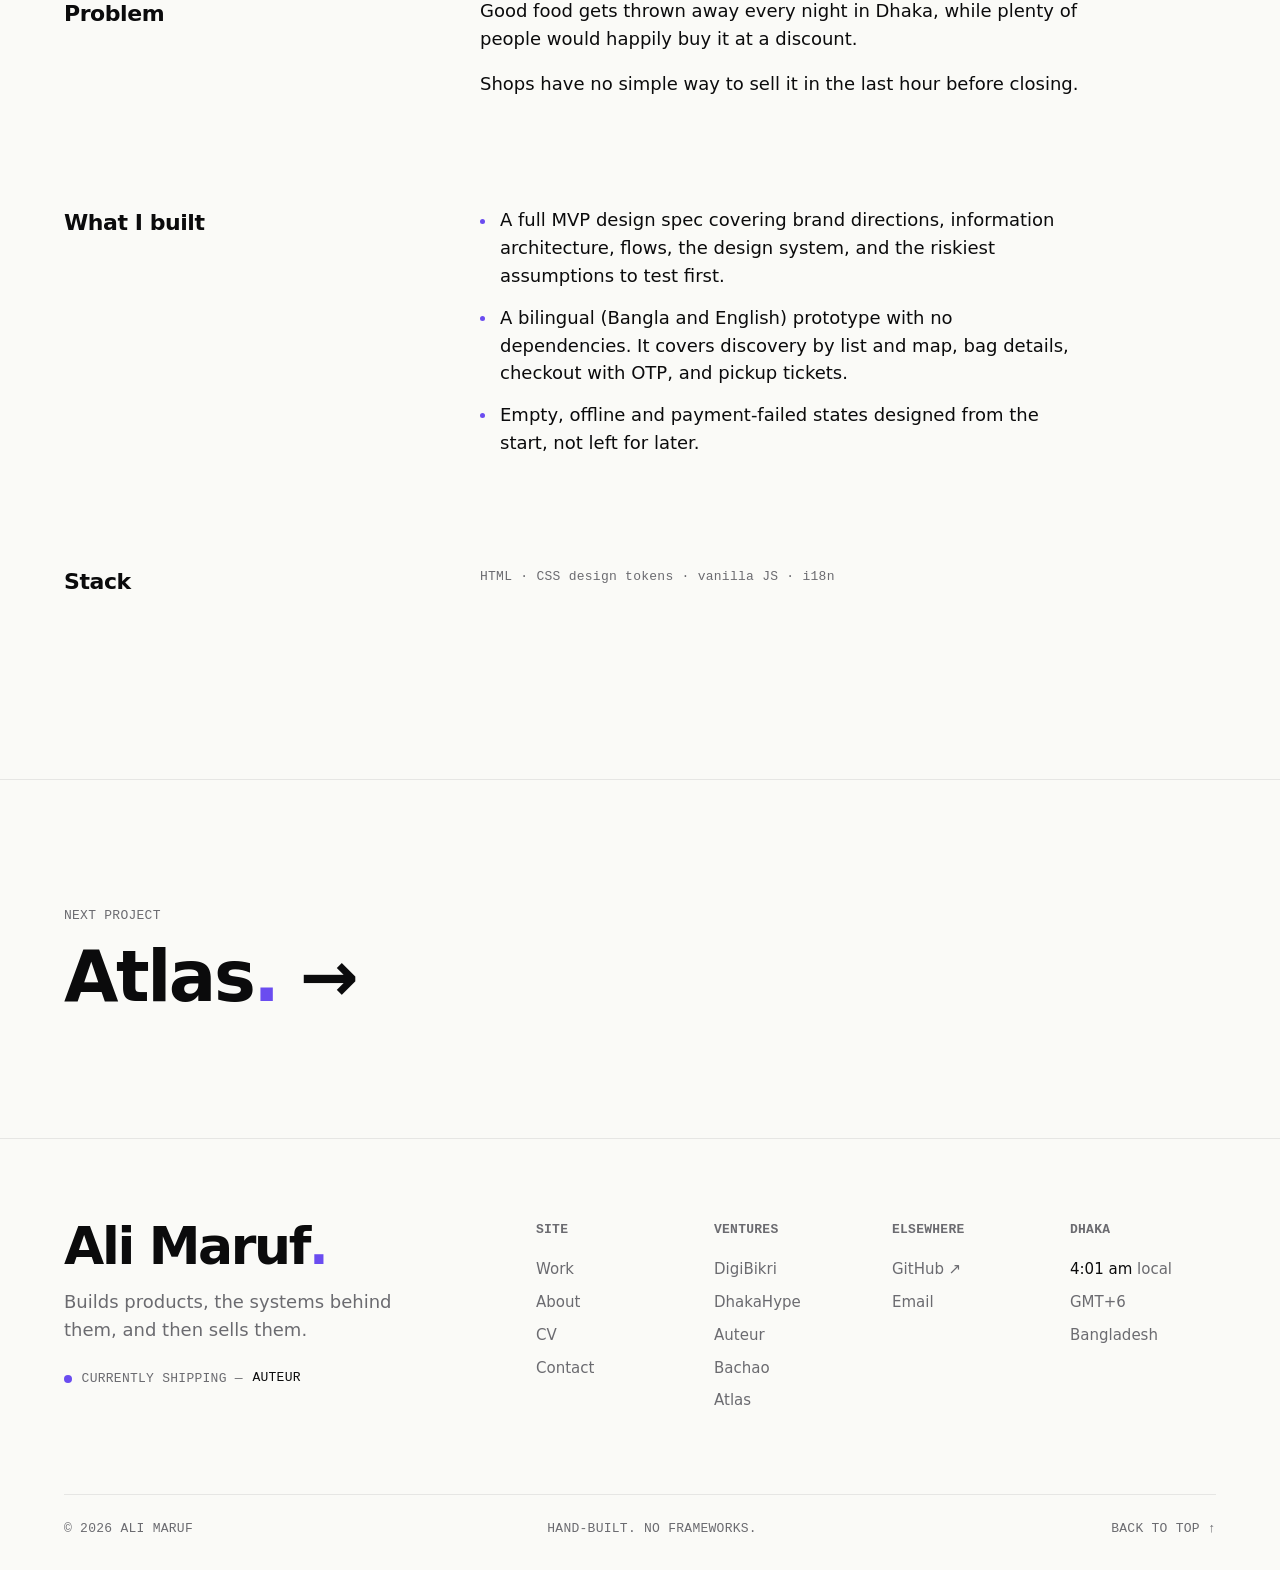
<file: work/bachao/index.html>
<!doctype html>
<html lang="en">
<head>
  <meta charset="utf-8">
  <meta name="viewport" content="width=device-width, initial-scale=1, viewport-fit=cover">
  <title>Bachao — Ali Maruf</title>
  <meta name="description" content="Save good food and pay less. A surplus-food marketplace for Dhaka, where bakeries, sweet shops and restaurants sell unsold end-of-day food as discounted surprise bags.">
  <meta name="theme-color" content="#fafaf7" media="(prefers-color-scheme: light)">
  <meta name="theme-color" content="#0b0b0c" media="(prefers-color-scheme: dark)">
  <link rel="canonical" href="https://ali-maruf.github.io/work/bachao/">
  <link rel="icon" href="/assets/img/favicon.svg" type="image/svg+xml">
  <link rel="apple-touch-icon" href="/assets/img/apple-touch-icon.png">
  <meta property="og:type" content="website">
  <meta property="og:title" content="Bachao — Ali Maruf">
  <meta property="og:description" content="Save good food and pay less. A surplus-food marketplace for Dhaka, where bakeries, sweet shops and restaurants sell unsold end-of-day food as discounted surprise bags.">
  <meta property="og:url" content="https://ali-maruf.github.io/work/bachao/">
  <meta property="og:image" content="https://ali-maruf.github.io/assets/img/og.png">
  <meta property="og:image:width" content="1200">
  <meta property="og:image:height" content="630">
  <meta name="twitter:card" content="summary_large_image">
  <script>
    (function () {
      var d = document.documentElement, t = null;
      try { t = localStorage.getItem("theme"); } catch (e) {}
      d.setAttribute("data-theme", t || (matchMedia("(prefers-color-scheme: dark)").matches ? "dark" : "light"));
      d.classList.add("js");
    })();
  </script>
  <link rel="stylesheet" href="/assets/css/site.css?v=10">
  <script src="/assets/js/site.js?v=10" defer></script>
</head>
<body>
  <a class="skip" href="#main">Skip to content</a>

  <header class="nav glass">
    <a class="wordmark" href="/" aria-label="Ali Maruf, home">Ali Maruf<span class="dot">.</span></a>
    <nav class="nav-links" aria-label="Primary">
      <ul>
          <li><a href="/#work" data-spy="work">Work</a></li>
          <li><a href="/#about" data-spy="about">About</a></li>
          <li><a href="/cv/">CV</a></li>
          <li><a href="/contact/">Contact</a></li>
      </ul>
    </nav>
    <div class="nav-end">
      <button class="theme-toggle" type="button" aria-label="Toggle colour theme">
        <svg class="sun" viewBox="0 0 24 24" fill="none" stroke="currentColor" stroke-width="1.6" stroke-linecap="round" aria-hidden="true"><circle cx="12" cy="12" r="4.2"/><path d="M12 2.5v2M12 19.5v2M2.5 12h2M19.5 12h2M5.3 5.3l1.4 1.4M17.3 17.3l1.4 1.4M5.3 18.7l1.4-1.4M17.3 6.7l1.4-1.4"/></svg>
        <svg class="moon" viewBox="0 0 24 24" fill="none" stroke="currentColor" stroke-width="1.6" stroke-linejoin="round" aria-hidden="true"><path d="M20 14.5A8 8 0 0 1 9.5 4a8 8 0 1 0 10.5 10.5Z"/></svg>
      </button>
      <a class="nav-cta" href="/contact/">Let's talk</a>
      <button class="nav-menu" type="button" aria-expanded="false" aria-controls="menu" aria-label="Open menu"><span></span><span></span></button>
    </div>
  </header>
  <div class="menu glass" id="menu">
    <nav aria-label="Menu">
      <ul>
        <li><a href="/#work" data-spy="work"><span class="mono">01</span><span>Work<span class="dot">.</span></span></a></li>
        <li><a href="/#about" data-spy="about"><span class="mono">02</span><span>About<span class="dot">.</span></span></a></li>
        <li><a href="/cv/"><span class="mono">03</span><span>CV<span class="dot">.</span></span></a></li>
        <li><a href="/contact/"><span class="mono">04</span><span>Contact<span class="dot">.</span></span></a></li>
      </ul>
    </nav>
    <div class="menu-foot mono">
      <a href="mailto:mohammadalimaruf0@gmail.com">mohammadalimaruf0@gmail.com</a>
      <span>Dhaka · <span data-dhaka-time>—</span></span>
    </div>
  </div>

  <main id="main">
    <section class="case-hero wrap">
      <a class="back mono reveal" href="/#work">← All work</a>
      <span class="mono reveal">2026 — Building</span>
      <h1 class="reveal">Bachao<span class="dot">.</span></h1>
      <p class="lede reveal" style="--delay:80ms">Save good food and pay less. A surplus-food marketplace for Dhaka, where bakeries, sweet shops and restaurants sell unsold end-of-day food as discounted surprise bags.</p>
      <div class="reveal" style="--delay:140ms"><span class="live mono">Prototype — not public yet</span></div>
    </section>

    <div class="wrap reveal">
            <div class="shot shot--wide" style="--tint:hsl(95 35% 50% / .18)"><img src="/assets/img/work/bachao-app-hero.webp" width="1600" height="900" alt="bachao screenshot" fetchpriority="high" decoding="async"></div>
    </div>

    <div class="section wrap case-body">
      <section class="case-block reveal">
        <h2>Problem</h2>
        <div><p>Good food gets thrown away every night in Dhaka, while plenty of people would happily buy it at a discount.</p><p>Shops have no simple way to sell it in the last hour before closing.</p></div>
      </section>
      <section class="case-block reveal">
        <h2>What I built</h2>
        <ul><li>A full MVP design spec covering brand directions, information architecture, flows, the design system, and the riskiest assumptions to test first.</li><li>A bilingual (Bangla and English) prototype with no dependencies. It covers discovery by list and map, bag details, checkout with OTP, and pickup tickets.</li><li>Empty, offline and payment-failed states designed from the start, not left for later.</li></ul>
      </section>
      <!-- Result: add only real numbers (users, revenue, orders). Leave this out until you have them.
      <section class="case-block reveal">
        <h2>Result</h2>
        <p>…</p>
      </section>
      -->
      <section class="case-block reveal">
        <h2>Stack</h2>
        <p class="mono">HTML · CSS design tokens · vanilla JS · i18n</p>
      </section>
    </div>

    <a class="next wrap" href="/work/atlas/">
      <span class="mono">Next project</span>
      <strong>Atlas<span class="dot">.</span> →</strong>
    </a>
  </main>

  <footer class="footer">
    <div class="wrap">
      <div class="foot-top">
        <div class="foot-brand">
          <a class="foot-mark" href="/">Ali Maruf<span class="dot">.</span></a>
          <p class="muted">Builds products, the systems behind them, and then sells them.</p>
          <p class="mono status">Currently shipping — <a class="link" href="/work/auteur/">Auteur</a></p>
        </div>
        <nav class="foot-cols" aria-label="Footer">
          <div>
            <h2 class="mono">Site</h2>
            <ul><li><a href="/#work">Work</a></li><li><a href="/#about">About</a></li><li><a href="/cv/">CV</a></li><li><a href="/contact/">Contact</a></li></ul>
          </div>
          <div>
            <h2 class="mono">Ventures</h2>
            <ul><li><a href="/work/digibikri/">DigiBikri</a></li><li><a href="/work/dhakahype/">DhakaHype</a></li><li><a href="/work/auteur/">Auteur</a></li><li><a href="/work/bachao/">Bachao</a></li><li><a href="/work/atlas/">Atlas</a></li></ul>
          </div>
          <div>
            <h2 class="mono">Elsewhere</h2>
            <ul><li><a href="https://github.com/ali-maruf" target="_blank" rel="noopener">GitHub ↗</a></li><li><a href="mailto:mohammadalimaruf0@gmail.com">Email</a></li><!-- TODO: add LinkedIn / X here --></ul>
          </div>
          <div>
            <h2 class="mono">Dhaka</h2>
            <ul><li><strong data-dhaka-time>—</strong> local</li><li>GMT+6</li><li>Bangladesh</li></ul>
          </div>
        </nav>
      </div>
      <div class="foot-bottom mono">
        <span>© 2026 Ali Maruf</span>
        <span>Hand-built. No frameworks.</span>
        <button class="to-top" type="button" data-top>Back to top ↑</button>
      </div>
    </div>
  </footer>
</body>
</html>
</file>
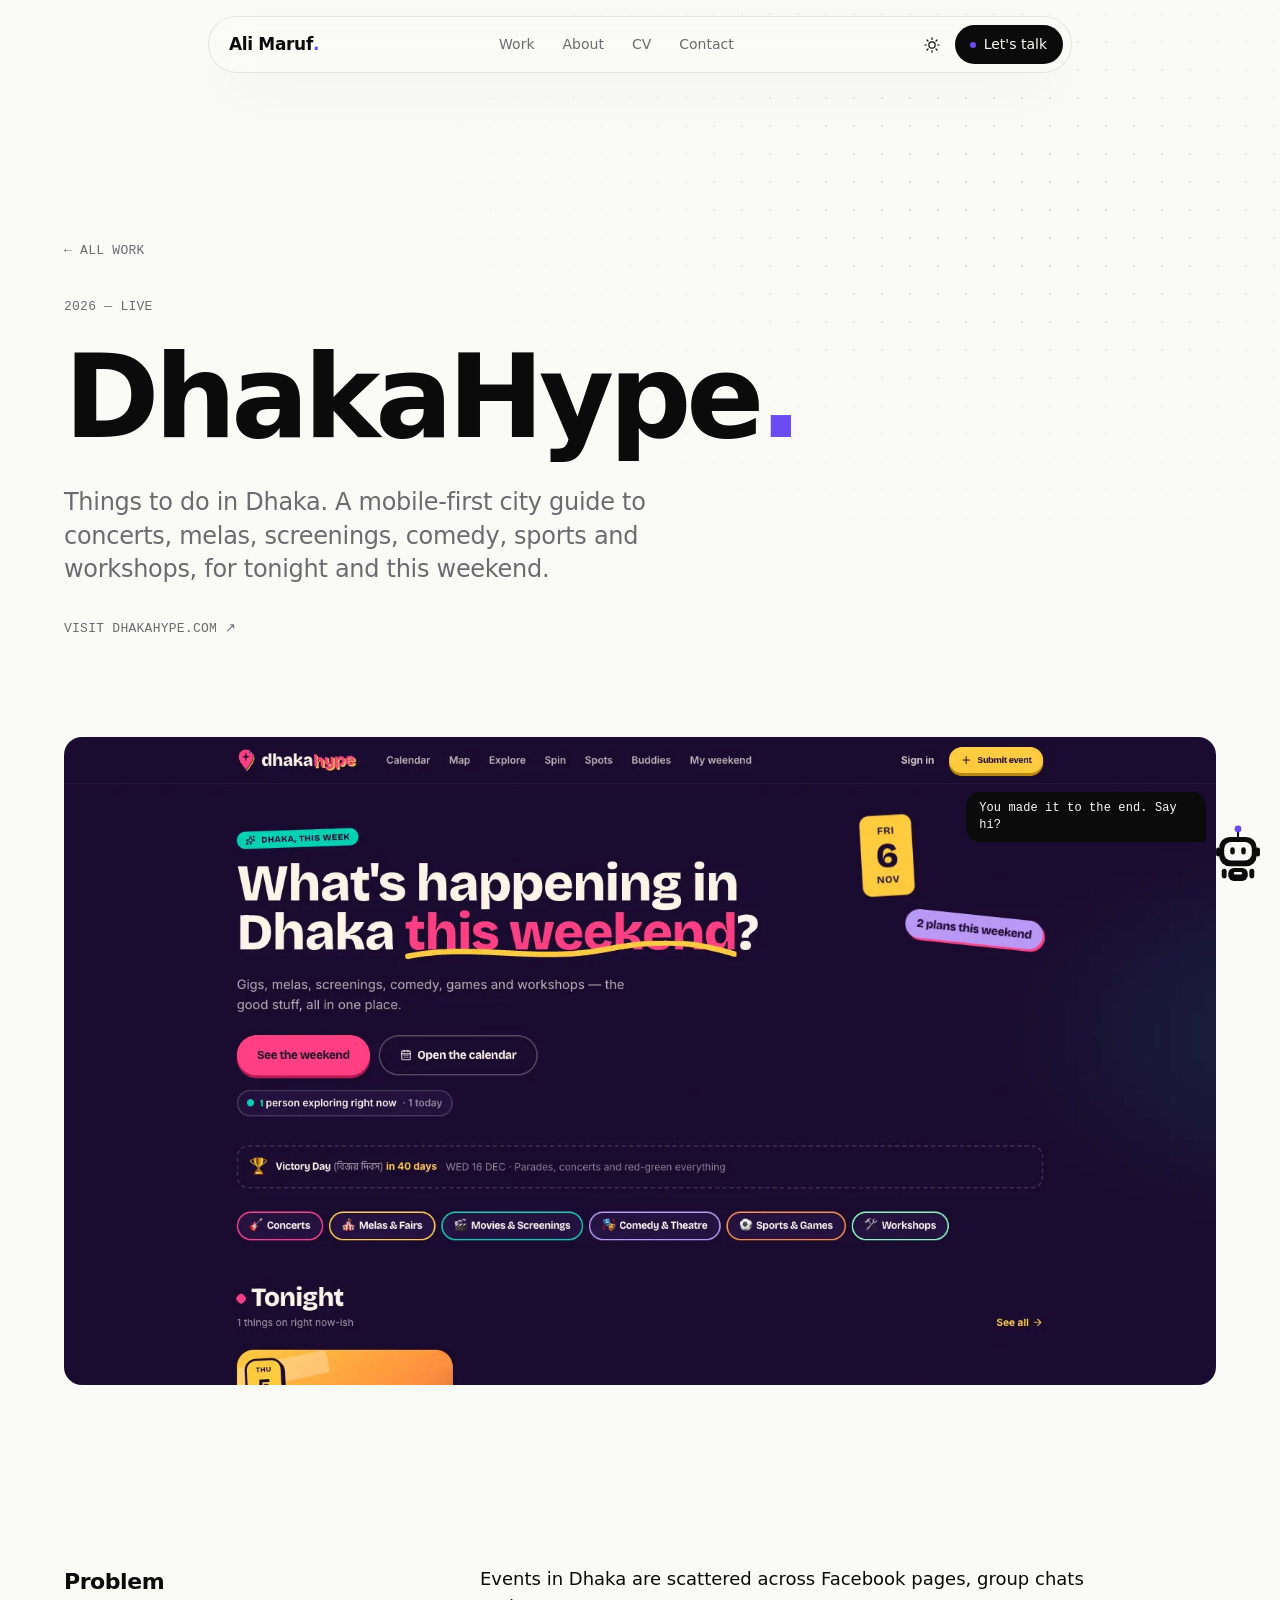
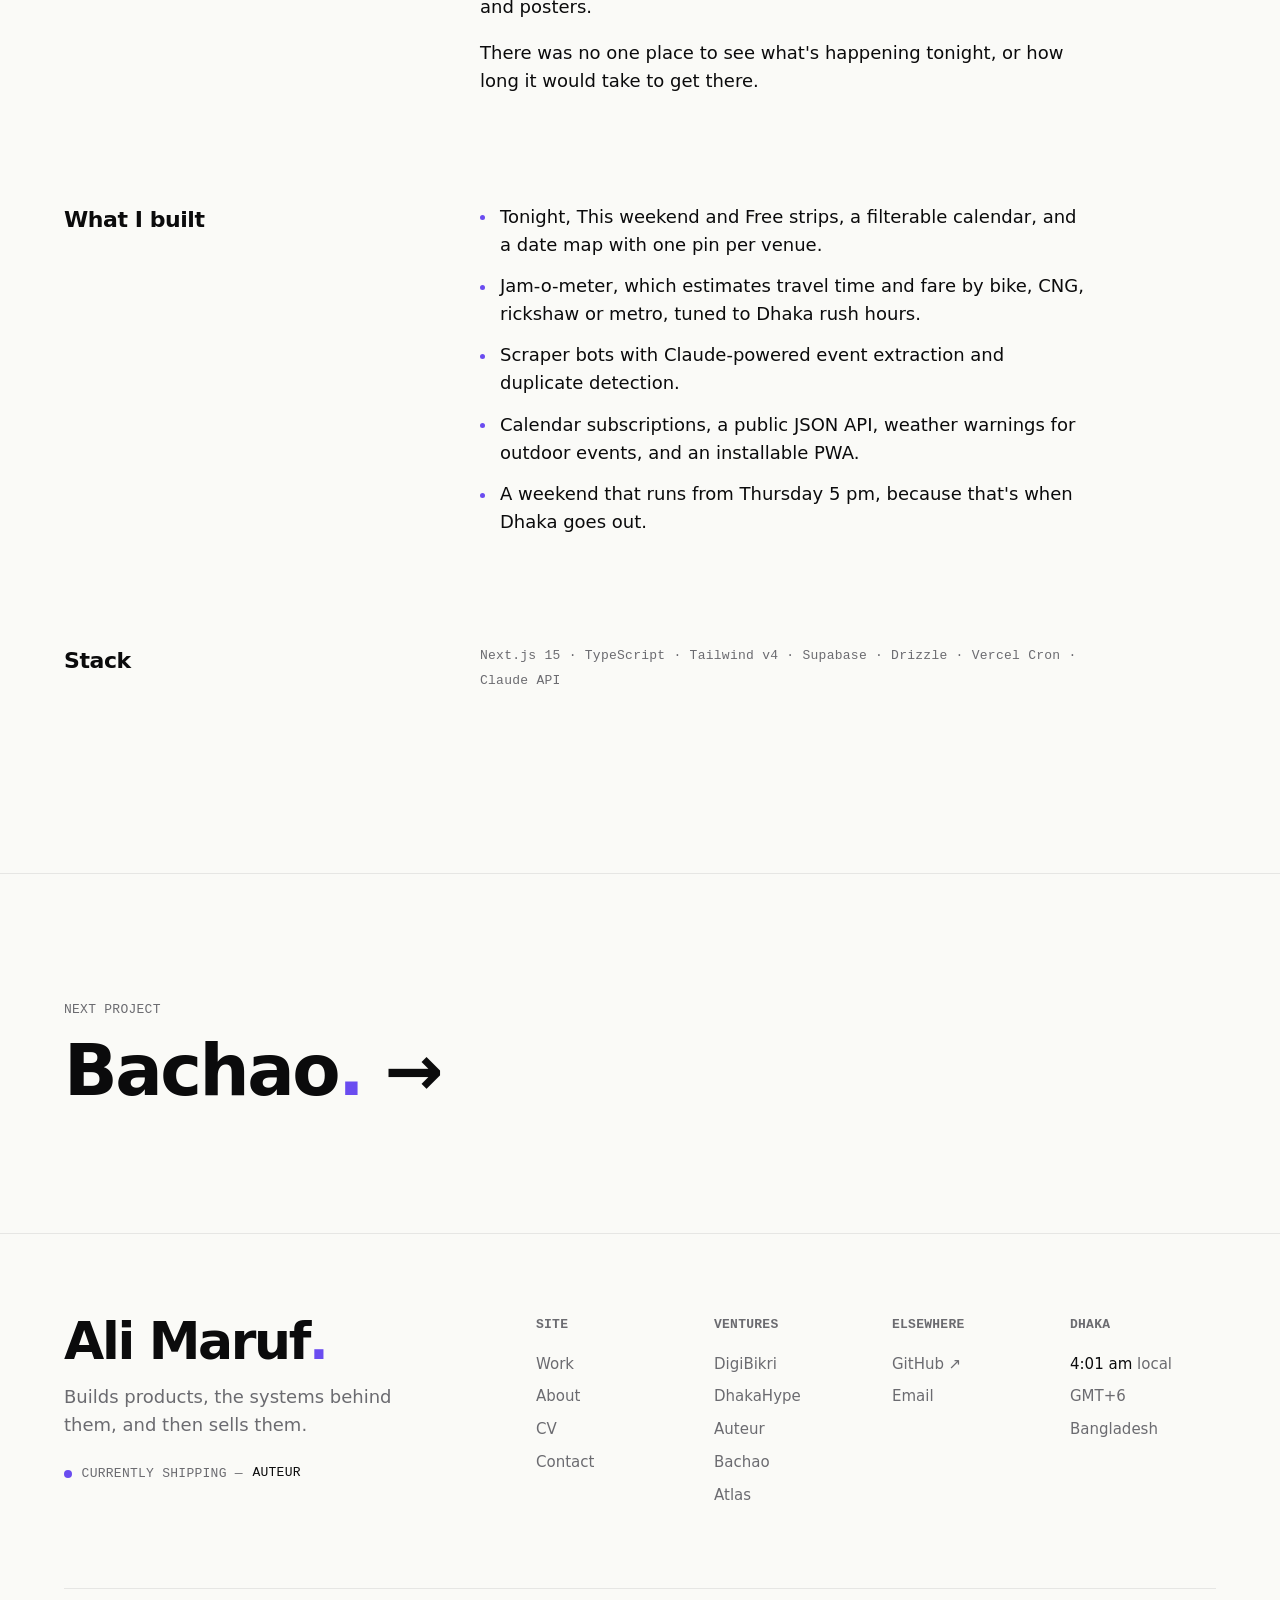
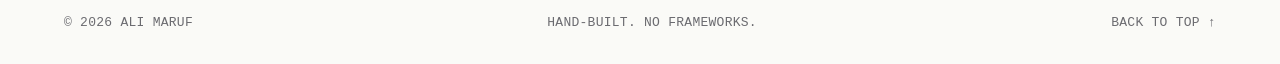
<file: work/dhakahype/index.html>
<!doctype html>
<html lang="en">
<head>
  <meta charset="utf-8">
  <meta name="viewport" content="width=device-width, initial-scale=1, viewport-fit=cover">
  <title>DhakaHype — Ali Maruf</title>
  <meta name="description" content="Things to do in Dhaka. A mobile-first city guide to concerts, melas, screenings, comedy, sports and workshops, for tonight and this weekend.">
  <meta name="theme-color" content="#fafaf7" media="(prefers-color-scheme: light)">
  <meta name="theme-color" content="#0b0b0c" media="(prefers-color-scheme: dark)">
  <link rel="canonical" href="https://ali-maruf.github.io/work/dhakahype/">
  <link rel="icon" href="/assets/img/favicon.svg" type="image/svg+xml">
  <link rel="apple-touch-icon" href="/assets/img/apple-touch-icon.png">
  <meta property="og:type" content="website">
  <meta property="og:title" content="DhakaHype — Ali Maruf">
  <meta property="og:description" content="Things to do in Dhaka. A mobile-first city guide to concerts, melas, screenings, comedy, sports and workshops, for tonight and this weekend.">
  <meta property="og:url" content="https://ali-maruf.github.io/work/dhakahype/">
  <meta property="og:image" content="https://ali-maruf.github.io/assets/img/og.png">
  <meta property="og:image:width" content="1200">
  <meta property="og:image:height" content="630">
  <meta name="twitter:card" content="summary_large_image">
  <script>
    (function () {
      var d = document.documentElement, t = null;
      try { t = localStorage.getItem("theme"); } catch (e) {}
      d.setAttribute("data-theme", t || (matchMedia("(prefers-color-scheme: dark)").matches ? "dark" : "light"));
      d.classList.add("js");
    })();
  </script>
  <link rel="stylesheet" href="/assets/css/site.css?v=10">
  <script src="/assets/js/site.js?v=10" defer></script>
</head>
<body>
  <a class="skip" href="#main">Skip to content</a>

  <header class="nav glass">
    <a class="wordmark" href="/" aria-label="Ali Maruf, home">Ali Maruf<span class="dot">.</span></a>
    <nav class="nav-links" aria-label="Primary">
      <ul>
          <li><a href="/#work" data-spy="work">Work</a></li>
          <li><a href="/#about" data-spy="about">About</a></li>
          <li><a href="/cv/">CV</a></li>
          <li><a href="/contact/">Contact</a></li>
      </ul>
    </nav>
    <div class="nav-end">
      <button class="theme-toggle" type="button" aria-label="Toggle colour theme">
        <svg class="sun" viewBox="0 0 24 24" fill="none" stroke="currentColor" stroke-width="1.6" stroke-linecap="round" aria-hidden="true"><circle cx="12" cy="12" r="4.2"/><path d="M12 2.5v2M12 19.5v2M2.5 12h2M19.5 12h2M5.3 5.3l1.4 1.4M17.3 17.3l1.4 1.4M5.3 18.7l1.4-1.4M17.3 6.7l1.4-1.4"/></svg>
        <svg class="moon" viewBox="0 0 24 24" fill="none" stroke="currentColor" stroke-width="1.6" stroke-linejoin="round" aria-hidden="true"><path d="M20 14.5A8 8 0 0 1 9.5 4a8 8 0 1 0 10.5 10.5Z"/></svg>
      </button>
      <a class="nav-cta" href="/contact/">Let's talk</a>
      <button class="nav-menu" type="button" aria-expanded="false" aria-controls="menu" aria-label="Open menu"><span></span><span></span></button>
    </div>
  </header>
  <div class="menu glass" id="menu">
    <nav aria-label="Menu">
      <ul>
        <li><a href="/#work" data-spy="work"><span class="mono">01</span><span>Work<span class="dot">.</span></span></a></li>
        <li><a href="/#about" data-spy="about"><span class="mono">02</span><span>About<span class="dot">.</span></span></a></li>
        <li><a href="/cv/"><span class="mono">03</span><span>CV<span class="dot">.</span></span></a></li>
        <li><a href="/contact/"><span class="mono">04</span><span>Contact<span class="dot">.</span></span></a></li>
      </ul>
    </nav>
    <div class="menu-foot mono">
      <a href="mailto:mohammadalimaruf0@gmail.com">mohammadalimaruf0@gmail.com</a>
      <span>Dhaka · <span data-dhaka-time>—</span></span>
    </div>
  </div>

  <main id="main">
    <section class="case-hero wrap">
      <a class="back mono reveal" href="/#work">← All work</a>
      <span class="mono reveal">2026 — Live</span>
      <h1 class="reveal">DhakaHype<span class="dot">.</span></h1>
      <p class="lede reveal" style="--delay:80ms">Things to do in Dhaka. A mobile-first city guide to concerts, melas, screenings, comedy, sports and workshops, for tonight and this weekend.</p>
      <div class="reveal" style="--delay:140ms"><a class="live link mono" href="https://dhakahype.com" target="_blank" rel="noopener">Visit dhakahype.com ↗</a></div>
    </section>

    <div class="wrap reveal">
            <div class="shot shot--wide" style="--tint:hsl(350 60% 58% / .18)"><img src="/assets/img/work/dhakahype-hero.webp" width="1600" height="900" alt="dhakahype screenshot" fetchpriority="high" decoding="async"></div>
    </div>

    <div class="section wrap case-body">
      <section class="case-block reveal">
        <h2>Problem</h2>
        <div><p>Events in Dhaka are scattered across Facebook pages, group chats and posters.</p><p>There was no one place to see what&#x27;s happening tonight, or how long it would take to get there.</p></div>
      </section>
      <section class="case-block reveal">
        <h2>What I built</h2>
        <ul><li>Tonight, This weekend and Free strips, a filterable calendar, and a date map with one pin per venue.</li><li>Jam-o-meter, which estimates travel time and fare by bike, CNG, rickshaw or metro, tuned to Dhaka rush hours.</li><li>Scraper bots with Claude-powered event extraction and duplicate detection.</li><li>Calendar subscriptions, a public JSON API, weather warnings for outdoor events, and an installable PWA.</li><li>A weekend that runs from Thursday 5 pm, because that&#x27;s when Dhaka goes out.</li></ul>
      </section>
      <!-- Result: add only real numbers (users, revenue, orders). Leave this out until you have them.
      <section class="case-block reveal">
        <h2>Result</h2>
        <p>…</p>
      </section>
      -->
      <section class="case-block reveal">
        <h2>Stack</h2>
        <p class="mono">Next.js 15 · TypeScript · Tailwind v4 · Supabase · Drizzle · Vercel Cron · Claude API</p>
      </section>
    </div>

    <a class="next wrap" href="/work/bachao/">
      <span class="mono">Next project</span>
      <strong>Bachao<span class="dot">.</span> →</strong>
    </a>
  </main>

  <footer class="footer">
    <div class="wrap">
      <div class="foot-top">
        <div class="foot-brand">
          <a class="foot-mark" href="/">Ali Maruf<span class="dot">.</span></a>
          <p class="muted">Builds products, the systems behind them, and then sells them.</p>
          <p class="mono status">Currently shipping — <a class="link" href="/work/auteur/">Auteur</a></p>
        </div>
        <nav class="foot-cols" aria-label="Footer">
          <div>
            <h2 class="mono">Site</h2>
            <ul><li><a href="/#work">Work</a></li><li><a href="/#about">About</a></li><li><a href="/cv/">CV</a></li><li><a href="/contact/">Contact</a></li></ul>
          </div>
          <div>
            <h2 class="mono">Ventures</h2>
            <ul><li><a href="/work/digibikri/">DigiBikri</a></li><li><a href="/work/dhakahype/">DhakaHype</a></li><li><a href="/work/auteur/">Auteur</a></li><li><a href="/work/bachao/">Bachao</a></li><li><a href="/work/atlas/">Atlas</a></li></ul>
          </div>
          <div>
            <h2 class="mono">Elsewhere</h2>
            <ul><li><a href="https://github.com/ali-maruf" target="_blank" rel="noopener">GitHub ↗</a></li><li><a href="mailto:mohammadalimaruf0@gmail.com">Email</a></li><!-- TODO: add LinkedIn / X here --></ul>
          </div>
          <div>
            <h2 class="mono">Dhaka</h2>
            <ul><li><strong data-dhaka-time>—</strong> local</li><li>GMT+6</li><li>Bangladesh</li></ul>
          </div>
        </nav>
      </div>
      <div class="foot-bottom mono">
        <span>© 2026 Ali Maruf</span>
        <span>Hand-built. No frameworks.</span>
        <button class="to-top" type="button" data-top>Back to top ↑</button>
      </div>
    </div>
  </footer>
</body>
</html>
</file>
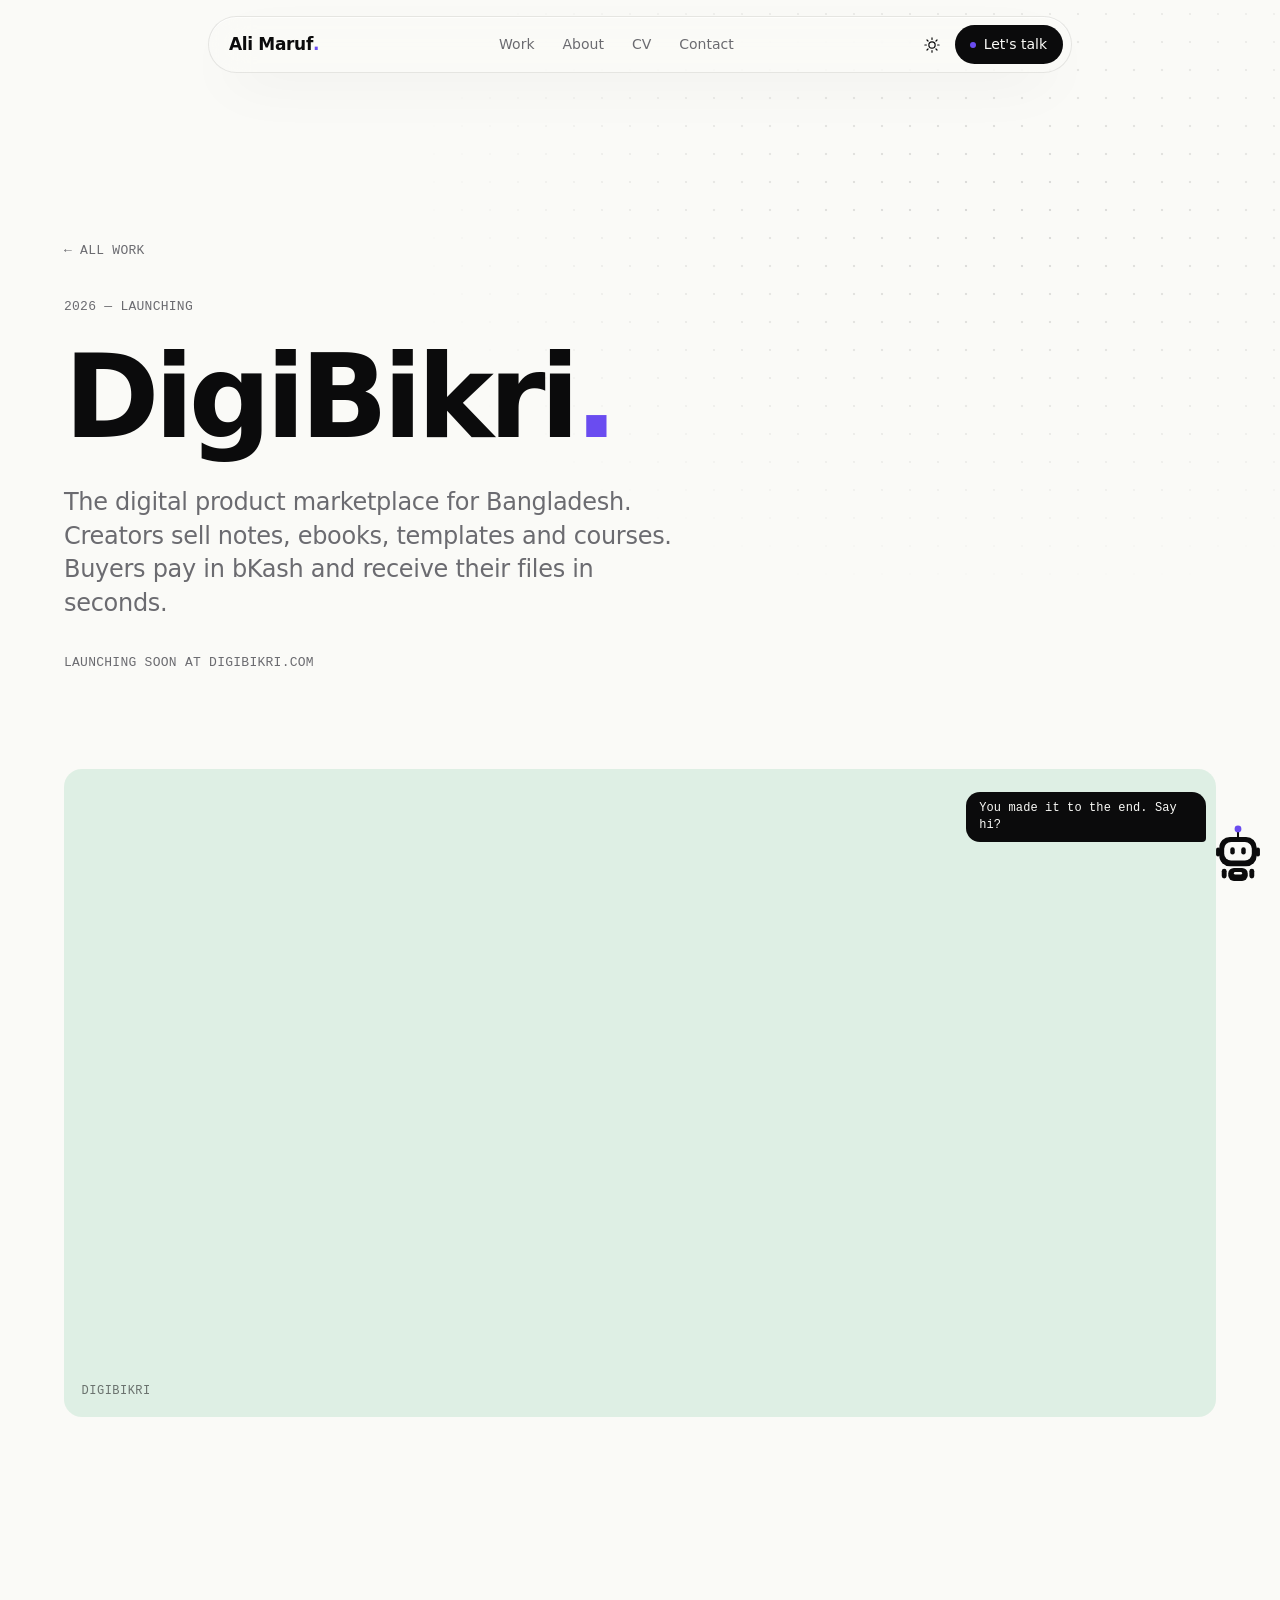
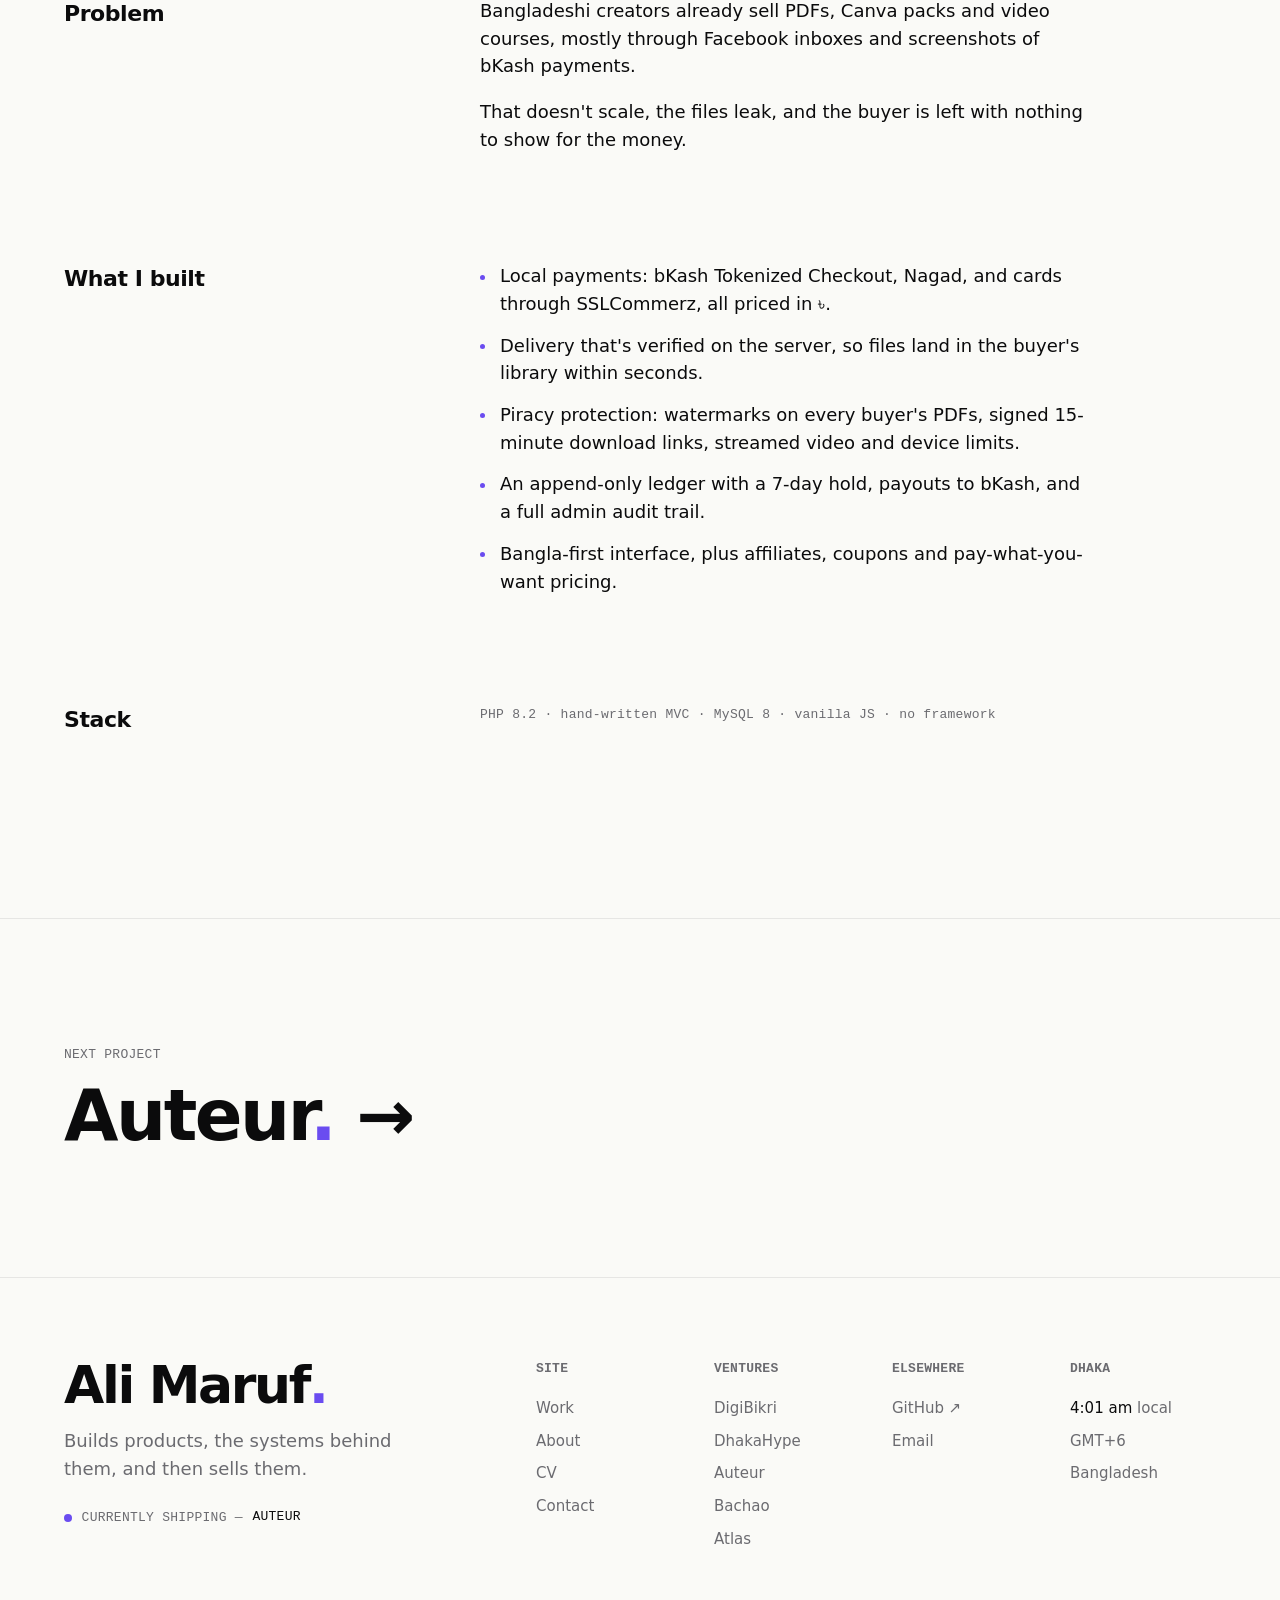
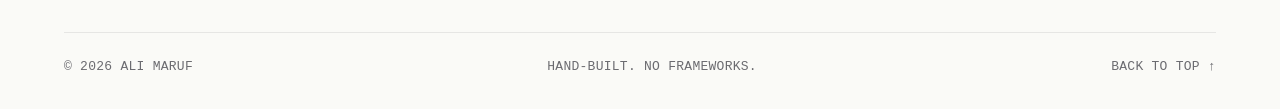
<file: work/digibikri/index.html>
<!doctype html>
<html lang="en">
<head>
  <meta charset="utf-8">
  <meta name="viewport" content="width=device-width, initial-scale=1, viewport-fit=cover">
  <title>DigiBikri — Ali Maruf</title>
  <meta name="description" content="The digital product marketplace for Bangladesh. Creators sell notes, ebooks, templates and courses. Buyers pay in bKash and receive their files in seconds.">
  <meta name="theme-color" content="#fafaf7" media="(prefers-color-scheme: light)">
  <meta name="theme-color" content="#0b0b0c" media="(prefers-color-scheme: dark)">
  <link rel="canonical" href="https://ali-maruf.github.io/work/digibikri/">
  <link rel="icon" href="/assets/img/favicon.svg" type="image/svg+xml">
  <link rel="apple-touch-icon" href="/assets/img/apple-touch-icon.png">
  <meta property="og:type" content="website">
  <meta property="og:title" content="DigiBikri — Ali Maruf">
  <meta property="og:description" content="The digital product marketplace for Bangladesh. Creators sell notes, ebooks, templates and courses. Buyers pay in bKash and receive their files in seconds.">
  <meta property="og:url" content="https://ali-maruf.github.io/work/digibikri/">
  <meta property="og:image" content="https://ali-maruf.github.io/assets/img/og.png">
  <meta property="og:image:width" content="1200">
  <meta property="og:image:height" content="630">
  <meta name="twitter:card" content="summary_large_image">
  <script>
    (function () {
      var d = document.documentElement, t = null;
      try { t = localStorage.getItem("theme"); } catch (e) {}
      d.setAttribute("data-theme", t || (matchMedia("(prefers-color-scheme: dark)").matches ? "dark" : "light"));
      d.classList.add("js");
    })();
  </script>
  <link rel="stylesheet" href="/assets/css/site.css?v=10">
  <script src="/assets/js/site.js?v=10" defer></script>
</head>
<body>
  <a class="skip" href="#main">Skip to content</a>

  <header class="nav glass">
    <a class="wordmark" href="/" aria-label="Ali Maruf, home">Ali Maruf<span class="dot">.</span></a>
    <nav class="nav-links" aria-label="Primary">
      <ul>
          <li><a href="/#work" data-spy="work">Work</a></li>
          <li><a href="/#about" data-spy="about">About</a></li>
          <li><a href="/cv/">CV</a></li>
          <li><a href="/contact/">Contact</a></li>
      </ul>
    </nav>
    <div class="nav-end">
      <button class="theme-toggle" type="button" aria-label="Toggle colour theme">
        <svg class="sun" viewBox="0 0 24 24" fill="none" stroke="currentColor" stroke-width="1.6" stroke-linecap="round" aria-hidden="true"><circle cx="12" cy="12" r="4.2"/><path d="M12 2.5v2M12 19.5v2M2.5 12h2M19.5 12h2M5.3 5.3l1.4 1.4M17.3 17.3l1.4 1.4M5.3 18.7l1.4-1.4M17.3 6.7l1.4-1.4"/></svg>
        <svg class="moon" viewBox="0 0 24 24" fill="none" stroke="currentColor" stroke-width="1.6" stroke-linejoin="round" aria-hidden="true"><path d="M20 14.5A8 8 0 0 1 9.5 4a8 8 0 1 0 10.5 10.5Z"/></svg>
      </button>
      <a class="nav-cta" href="/contact/">Let's talk</a>
      <button class="nav-menu" type="button" aria-expanded="false" aria-controls="menu" aria-label="Open menu"><span></span><span></span></button>
    </div>
  </header>
  <div class="menu glass" id="menu">
    <nav aria-label="Menu">
      <ul>
        <li><a href="/#work" data-spy="work"><span class="mono">01</span><span>Work<span class="dot">.</span></span></a></li>
        <li><a href="/#about" data-spy="about"><span class="mono">02</span><span>About<span class="dot">.</span></span></a></li>
        <li><a href="/cv/"><span class="mono">03</span><span>CV<span class="dot">.</span></span></a></li>
        <li><a href="/contact/"><span class="mono">04</span><span>Contact<span class="dot">.</span></span></a></li>
      </ul>
    </nav>
    <div class="menu-foot mono">
      <a href="mailto:mohammadalimaruf0@gmail.com">mohammadalimaruf0@gmail.com</a>
      <span>Dhaka · <span data-dhaka-time>—</span></span>
    </div>
  </div>

  <main id="main">
    <section class="case-hero wrap">
      <a class="back mono reveal" href="/#work">← All work</a>
      <span class="mono reveal">2026 — Launching</span>
      <h1 class="reveal">DigiBikri<span class="dot">.</span></h1>
      <p class="lede reveal" style="--delay:80ms">The digital product marketplace for Bangladesh. Creators sell notes, ebooks, templates and courses. Buyers pay in bKash and receive their files in seconds.</p>
      <div class="reveal" style="--delay:140ms"><span class="live mono">Launching soon at digibikri.com</span></div>
    </section>

    <div class="wrap reveal">
      <!-- Replace with: <img src="/assets/img/digibikri.webp" width="1920" height="1080" alt="DigiBikri screenshot" decoding="async"> -->
      <div class="shot shot--wide" style="--tint:hsl(150 40% 55% / .18)" data-label="DigiBikri"></div>
    </div>

    <div class="section wrap case-body">
      <section class="case-block reveal">
        <h2>Problem</h2>
        <div><p>Bangladeshi creators already sell PDFs, Canva packs and video courses, mostly through Facebook inboxes and screenshots of bKash payments.</p><p>That doesn&#x27;t scale, the files leak, and the buyer is left with nothing to show for the money.</p></div>
      </section>
      <section class="case-block reveal">
        <h2>What I built</h2>
        <ul><li>Local payments: bKash Tokenized Checkout, Nagad, and cards through SSLCommerz, all priced in ৳.</li><li>Delivery that&#x27;s verified on the server, so files land in the buyer&#x27;s library within seconds.</li><li>Piracy protection: watermarks on every buyer&#x27;s PDFs, signed 15-minute download links, streamed video and device limits.</li><li>An append-only ledger with a 7-day hold, payouts to bKash, and a full admin audit trail.</li><li>Bangla-first interface, plus affiliates, coupons and pay-what-you-want pricing.</li></ul>
      </section>
      <!-- Result: add only real numbers (users, revenue, orders). Leave this out until you have them.
      <section class="case-block reveal">
        <h2>Result</h2>
        <p>…</p>
      </section>
      -->
      <section class="case-block reveal">
        <h2>Stack</h2>
        <p class="mono">PHP 8.2 · hand-written MVC · MySQL 8 · vanilla JS · no framework</p>
      </section>
    </div>

    <a class="next wrap" href="/work/auteur/">
      <span class="mono">Next project</span>
      <strong>Auteur<span class="dot">.</span> →</strong>
    </a>
  </main>

  <footer class="footer">
    <div class="wrap">
      <div class="foot-top">
        <div class="foot-brand">
          <a class="foot-mark" href="/">Ali Maruf<span class="dot">.</span></a>
          <p class="muted">Builds products, the systems behind them, and then sells them.</p>
          <p class="mono status">Currently shipping — <a class="link" href="/work/auteur/">Auteur</a></p>
        </div>
        <nav class="foot-cols" aria-label="Footer">
          <div>
            <h2 class="mono">Site</h2>
            <ul><li><a href="/#work">Work</a></li><li><a href="/#about">About</a></li><li><a href="/cv/">CV</a></li><li><a href="/contact/">Contact</a></li></ul>
          </div>
          <div>
            <h2 class="mono">Ventures</h2>
            <ul><li><a href="/work/digibikri/">DigiBikri</a></li><li><a href="/work/dhakahype/">DhakaHype</a></li><li><a href="/work/auteur/">Auteur</a></li><li><a href="/work/bachao/">Bachao</a></li><li><a href="/work/atlas/">Atlas</a></li></ul>
          </div>
          <div>
            <h2 class="mono">Elsewhere</h2>
            <ul><li><a href="https://github.com/ali-maruf" target="_blank" rel="noopener">GitHub ↗</a></li><li><a href="mailto:mohammadalimaruf0@gmail.com">Email</a></li><!-- TODO: add LinkedIn / X here --></ul>
          </div>
          <div>
            <h2 class="mono">Dhaka</h2>
            <ul><li><strong data-dhaka-time>—</strong> local</li><li>GMT+6</li><li>Bangladesh</li></ul>
          </div>
        </nav>
      </div>
      <div class="foot-bottom mono">
        <span>© 2026 Ali Maruf</span>
        <span>Hand-built. No frameworks.</span>
        <button class="to-top" type="button" data-top>Back to top ↑</button>
      </div>
    </div>
  </footer>
</body>
</html>
</file>
<file: assets/css/site.css>
/* ==========================================================================
   Ali Maruf. — design tokens
   Every component below reads from these. Change a value here, it changes
   everywhere.
   ========================================================================== */

:root {
  --bg: #fafaf7;
  --bg-raise: #f2f2ee;
  --fg: #0b0b0c;
  --muted: #6b6b70;
  --line: rgba(11, 11, 12, 0.08);
  --line-strong: rgba(11, 11, 12, 0.14);
  --accent: #6a4cf0;
  --accent-soft: rgba(123, 92, 255, 0.16);
  --glass: rgba(250, 250, 247, 0.66);
  --glass-line: rgba(11, 11, 12, 0.09);
  --glass-shadow: 0 1px 0 rgba(255, 255, 255, 0.7) inset, 0 20px 60px -24px rgba(11, 11, 12, 0.18);
  --shot-ink: rgba(11, 11, 12, 0.55);

  --font-display: -apple-system, BlinkMacSystemFont, "SF Pro Display", "Segoe UI", system-ui, sans-serif;
  --font-text: -apple-system, BlinkMacSystemFont, "SF Pro Text", "Segoe UI", system-ui, sans-serif;
  --font-mono: ui-monospace, "SF Mono", Menlo, Consolas, monospace;

  --step-hero: clamp(3rem, 9vw, 8rem);
  --step-1: clamp(2.25rem, 5.5vw, 4.5rem);
  --step-2: clamp(1.75rem, 3.4vw, 2.75rem);
  --step-3: 1.375rem;
  --step-body: 1.125rem;
  --step-small: 0.8125rem;

  --gutter: clamp(1rem, 5vw, 4rem);
  --section: clamp(7rem, 20vh, 14rem);
  --measure: 38rem;
  --wide: 80rem;

  --radius: 18px;
  --ease: cubic-bezier(0.2, 0.7, 0.2, 1);
  --dur: 600ms;

  color-scheme: light;
}

@media (prefers-color-scheme: dark) {
  :root:not([data-theme="light"]) {
    --bg: #0b0b0c;
    --bg-raise: #151517;
    --fg: #f2f2ee;
    --muted: #8e8e94;
    --line: rgba(255, 255, 255, 0.08);
    --line-strong: rgba(255, 255, 255, 0.16);
    --accent: #9a85ff;
    --accent-soft: rgba(154, 133, 255, 0.2);
    --glass: rgba(22, 22, 24, 0.58);
    --glass-line: rgba(255, 255, 255, 0.1);
    --glass-shadow: 0 1px 0 rgba(255, 255, 255, 0.06) inset, 0 20px 60px -24px rgba(0, 0, 0, 0.7);
    --shot-ink: rgba(255, 255, 255, 0.5);
    color-scheme: dark;
  }
}

:root[data-theme="dark"] {
  --bg: #0b0b0c;
  --bg-raise: #151517;
  --fg: #f2f2ee;
  --muted: #8e8e94;
  --line: rgba(255, 255, 255, 0.08);
  --line-strong: rgba(255, 255, 255, 0.16);
  --accent: #9a85ff;
  --accent-soft: rgba(154, 133, 255, 0.2);
  --glass: rgba(22, 22, 24, 0.58);
  --glass-line: rgba(255, 255, 255, 0.1);
  --glass-shadow: 0 1px 0 rgba(255, 255, 255, 0.06) inset, 0 20px 60px -24px rgba(0, 0, 0, 0.7);
  --shot-ink: rgba(255, 255, 255, 0.5);
  color-scheme: dark;
}

/* ==========================================================================
   Base
   ========================================================================== */

*, *::before, *::after { box-sizing: border-box; }

html {
  -webkit-text-size-adjust: 100%;
  text-size-adjust: 100%;
  scroll-behavior: smooth;
}

body {
  margin: 0;
  background: var(--bg);
  color: var(--fg);
  font-family: var(--font-text);
  font-size: var(--step-body);
  line-height: 1.55;
  -webkit-font-smoothing: antialiased;
  -moz-osx-font-smoothing: grayscale;
  text-rendering: optimizeLegibility;
  overflow-x: hidden;
  transition: background-color 300ms var(--ease), color 300ms var(--ease);
}

::selection { background: var(--accent-soft); color: var(--fg); }

h1, h2, h3, p, ul, ol, figure { margin: 0; }
ul, ol { padding: 0; list-style: none; }
img { display: block; max-width: 100%; height: auto; }

a { color: inherit; text-decoration: none; }

:focus-visible {
  outline: 2px solid var(--accent);
  outline-offset: 4px;
  border-radius: 6px;
}

.skip {
  position: absolute;
  left: var(--gutter);
  top: -100px;
  z-index: 100;
  padding: 0.6rem 1rem;
  border-radius: 999px;
  background: var(--fg);
  color: var(--bg);
  font-size: var(--step-small);
}
.skip:focus { top: 1rem; }

.wrap {
  width: 100%;
  max-width: var(--wide);
  margin-inline: auto;
  padding-inline: var(--gutter);
}

.section { padding-block: var(--section); }

.mono {
  font-family: var(--font-mono);
  font-size: var(--step-small);
  letter-spacing: 0.02em;
  color: var(--muted);
  text-transform: uppercase;
}

.muted { color: var(--muted); }

/* The period. The brand mark. */
.dot { color: var(--accent); }

.h-section {
  font-family: var(--font-display);
  font-size: var(--step-1);
  font-weight: 600;
  letter-spacing: -0.035em;
  line-height: 1;
  margin-bottom: clamp(3rem, 8vh, 6rem);
}

.link {
  background-image: linear-gradient(var(--accent), var(--accent));
  background-size: 0% 1px;
  background-position: 0 100%;
  background-repeat: no-repeat;
  transition: background-size 400ms var(--ease), color 200ms var(--ease);
  padding-bottom: 2px;
}
.link:hover, .link:focus-visible { background-size: 100% 1px; }

/* ==========================================================================
   Glass (used only in: nav, hover preview, contact card)
   ========================================================================== */

.glass {
  background: var(--bg-raise);
  border: 1px solid var(--glass-line);
  box-shadow: var(--glass-shadow);
}
@supports ((-webkit-backdrop-filter: blur(1px)) or (backdrop-filter: blur(1px))) {
  .glass {
    background: var(--glass);
    -webkit-backdrop-filter: blur(20px) saturate(180%);
    backdrop-filter: blur(20px) saturate(180%);
  }
}

/* ==========================================================================
   Header
   ========================================================================== */

.nav {
  position: fixed;
  top: 1rem;
  left: 50%;
  z-index: 50;
  transform: translateX(-50%);
  width: min(calc(100% - 2rem), 54rem);
  display: flex;
  align-items: center;
  justify-content: space-between;
  gap: 1rem;
  padding: 0.5rem 0.5rem 0.5rem 1.25rem;
  border-radius: 999px;
  transition: padding 400ms var(--ease), width 400ms var(--ease), box-shadow 400ms var(--ease);
}
.nav.is-scrolled { width: min(calc(100% - 2rem), 50rem); padding-block: 0.38rem; }

.wordmark {
  font-family: var(--font-display);
  font-weight: 600;
  font-size: 1.0625rem;
  letter-spacing: -0.02em;
  white-space: nowrap;
}
.wordmark .dot { display: inline-block; transition: transform 400ms var(--ease); }
.wordmark:hover .dot { transform: translateY(-3px); }

.nav-links ul {
  display: flex;
  align-items: center;
  gap: 0.15rem;
}
.nav-links a {
  position: relative;
  display: block;
  padding: 0.45rem 0.8rem;
  border-radius: 999px;
  font-size: 0.875rem;
  color: var(--muted);
  transition: color 200ms var(--ease), background-color 200ms var(--ease);
}
.nav-links a:hover { color: var(--fg); background: var(--line); }
.nav-links a::after {
  content: "";
  position: absolute;
  left: 50%;
  bottom: 0.15rem;
  width: 4px;
  height: 4px;
  margin-left: -2px;
  border-radius: 50%;
  background: var(--accent);
  opacity: 0;
  transform: scale(0);
  transition: opacity 250ms var(--ease), transform 350ms var(--ease);
}
.nav-links a.is-active, .nav-links a[aria-current="page"] { color: var(--fg); }
.nav-links a.is-active::after, .nav-links a[aria-current="page"]::after { opacity: 1; transform: scale(1); }

.nav-end { display: flex; align-items: center; gap: 0.35rem; }

.nav-cta {
  display: inline-flex;
  align-items: center;
  gap: 0.5rem;
  padding: 0.55rem 1rem 0.55rem 0.9rem;
  border-radius: 999px;
  background: var(--fg);
  color: var(--bg);
  font-size: 0.875rem;
  font-weight: 500;
  white-space: nowrap;
  transition: opacity 200ms var(--ease), transform 300ms var(--ease);
}
.nav-cta::before {
  content: "";
  width: 6px;
  height: 6px;
  border-radius: 50%;
  background: var(--accent);
  box-shadow: 0 0 0 0 var(--accent-soft);
  animation: pulse 2.4s var(--ease) infinite;
}
.nav-cta:hover { opacity: 0.88; transform: translateY(-1px); }

.theme-toggle, .nav-menu {
  flex: none;
  width: 2.25rem;
  height: 2.25rem;
  display: grid;
  place-items: center;
  border: 0;
  border-radius: 999px;
  background: transparent;
  color: var(--fg);
  cursor: pointer;
  transition: background-color 200ms var(--ease);
}
.theme-toggle:hover, .nav-menu:hover { background: var(--line); }
.theme-toggle svg { width: 18px; height: 18px; }
.theme-toggle .moon { display: none; }
:root[data-theme="dark"] .theme-toggle .sun { display: none; }
:root[data-theme="dark"] .theme-toggle .moon { display: block; }

.nav-menu { display: none; position: relative; }
.nav-menu span {
  position: absolute;
  left: 50%;
  top: 50%;
  width: 16px;
  height: 1.6px;
  margin-left: -8px;
  border-radius: 2px;
  background: currentColor;
  transition: transform 400ms var(--ease);
}
.nav-menu span:first-child { transform: translateY(-3.5px); }
.nav-menu span:last-child { transform: translateY(3.5px); }
.nav.is-open .nav-menu span:first-child { transform: rotate(45deg); }
.nav.is-open .nav-menu span:last-child { transform: rotate(-45deg); }

/* Mobile menu panel */
.menu {
  position: fixed;
  top: 4.6rem;
  left: 50%;
  z-index: 49;
  width: min(calc(100% - 2rem), 54rem);
  padding: 0.75rem 1.5rem 1.5rem;
  border-radius: 28px;
  opacity: 0;
  visibility: hidden;
  transform: translate(-50%, -8px) scale(0.98);
  transform-origin: 50% 0;
  transition: opacity 250ms var(--ease), transform 400ms var(--ease), visibility 0s linear 400ms;
}
.menu.is-open {
  opacity: 1;
  visibility: visible;
  transform: translate(-50%, 0) scale(1);
  transition: opacity 250ms var(--ease), transform 400ms var(--ease), visibility 0s;
}
.menu ul li { border-bottom: 1px solid var(--line); }
.menu ul a {
  display: flex;
  align-items: baseline;
  gap: 1rem;
  padding-block: 0.9rem;
  font-family: var(--font-display);
  font-size: 1.875rem;
  font-weight: 600;
  letter-spacing: -0.03em;
  line-height: 1.1;
}
.menu ul a .mono { font-size: 0.75rem; }
.menu ul a .dot { opacity: 0; transition: opacity 250ms var(--ease); }
.menu ul a:hover .dot, .menu ul a[aria-current="page"] .dot, .menu ul a.is-active .dot { opacity: 1; }
.menu-foot {
  display: flex;
  flex-wrap: wrap;
  justify-content: space-between;
  gap: 0.5rem 1.5rem;
  margin-top: 1.25rem;
}
.menu-foot a { color: var(--fg); }

@media (max-width: 760px) {
  .nav { padding-left: 1.1rem; }
  .nav-links, .nav-cta { display: none; }
  .nav-menu { display: grid; }
}
@media (min-width: 761px) {
  .menu { display: none; }
}

/* ==========================================================================
   Hero
   ========================================================================== */

.hero {
  min-height: 100vh;
  min-height: 100svh;
  display: flex;
  flex-direction: column;
  justify-content: flex-end;
  padding-bottom: clamp(4rem, 16vh, 10rem);
}

.hero h1 {
  font-family: var(--font-display);
  font-size: var(--step-hero);
  font-weight: 600;
  letter-spacing: -0.045em;
  line-height: 0.98;
  max-width: 13ch;
}

.hero-meta {
  display: flex;
  flex-wrap: wrap;
  gap: 0.75rem 2.5rem;
  margin-top: clamp(2rem, 6vh, 3.5rem);
}

.status {
  display: inline-flex;
  align-items: center;
  gap: 0.6rem;
}
.status::before {
  content: "";
  width: 8px;
  height: 8px;
  border-radius: 50%;
  background: var(--accent);
  box-shadow: 0 0 0 0 var(--accent-soft);
  animation: pulse 2.4s var(--ease) infinite;
}
.status a { color: var(--fg); }

@keyframes pulse {
  0% { box-shadow: 0 0 0 0 var(--accent-soft); }
  70% { box-shadow: 0 0 0 10px transparent; }
  100% { box-shadow: 0 0 0 0 transparent; }
}

/* ==========================================================================
   Placeholder screenshots — swap for <img> when real ones exist
   ========================================================================== */

.shot {
  position: relative;
  aspect-ratio: 16 / 10;
  border-radius: var(--radius);
  overflow: hidden;
  background: var(--tint, var(--bg-raise));
  isolation: isolate;
}
.shot img { width: 100%; height: 100%; object-fit: cover; }
.shot[data-label]::after {
  content: attr(data-label);
  position: absolute;
  left: 1.1rem;
  bottom: 1rem;
  font-family: var(--font-mono);
  font-size: 0.75rem;
  letter-spacing: 0.04em;
  text-transform: uppercase;
  color: var(--shot-ink);
}
.shot--wide { aspect-ratio: 16 / 9; }
.shot--portrait { aspect-ratio: 4 / 5; }

/* ==========================================================================
   Startups list
   ========================================================================== */

.work-list { border-top: 1px solid var(--line); }

.work-list li { border-bottom: 1px solid var(--line); }

.row {
  display: grid;
  grid-template-columns: minmax(0, 1.1fr) minmax(0, 1.4fr) auto;
  align-items: baseline;
  gap: 1rem 2.5rem;
  padding-block: clamp(1.75rem, 4.5vh, 2.75rem);
  transition: opacity 300ms var(--ease);
}

.row-name {
  font-family: var(--font-display);
  font-size: var(--step-2);
  font-weight: 600;
  letter-spacing: -0.03em;
  line-height: 1.05;
  transition: transform 500ms var(--ease);
}
.row-name .dot { opacity: 0; transition: opacity 300ms var(--ease); }

.row-desc { color: var(--muted); max-width: 32rem; }

.row-shot { display: none; }

@media (hover: hover) {
  .work-list:hover .row { opacity: 0.35; }
  .work-list .row:hover, .work-list .row:focus-visible { opacity: 1; }
  .row:hover .row-name, .row:focus-visible .row-name { transform: translateX(0.4rem); }
  .row:hover .row-name .dot, .row:focus-visible .row-name .dot { opacity: 1; }
}

@media (max-width: 860px) {
  .row { grid-template-columns: 1fr; gap: 0.6rem; }
  .row .mono { order: -1; }
}

@media (hover: none), (max-width: 860px) {
  .row-shot { display: block; margin-top: 1.25rem; }
}

/* Floating glass preview (desktop, pointer only) */
.preview {
  position: fixed;
  top: 0;
  left: 0;
  z-index: 40;
  width: 22rem;
  padding: 0.5rem;
  border-radius: calc(var(--radius) + 8px);
  pointer-events: none;
  opacity: 0;
  transform: translate3d(var(--x, 0), var(--y, 0), 0) scale(0.96);
  transition: opacity 250ms var(--ease), transform 450ms var(--ease);
  will-change: transform, opacity;
}
.preview.is-on { opacity: 1; transform: translate3d(var(--x, 0), var(--y, 0), 0) scale(1); }
.preview .shot { border-radius: var(--radius); }

@media (hover: none), (max-width: 860px) {
  .preview { display: none; }
}

/* ==========================================================================
   Client work grid
   ========================================================================== */

.clients-head {
  display: flex;
  flex-wrap: wrap;
  align-items: baseline;
  justify-content: space-between;
  gap: 1rem 3rem;
  margin-bottom: clamp(3rem, 8vh, 6rem);
}
.clients-head .h-section { margin-bottom: 0; }
.clients-head p { max-width: 24rem; }

.grid {
  display: grid;
  grid-template-columns: repeat(2, minmax(0, 1fr));
  gap: clamp(3rem, 8vh, 6rem) clamp(1.25rem, 3vw, 2.5rem);
}
@media (max-width: 720px) { .grid { grid-template-columns: 1fr; } }

.grid a { display: block; }
.grid .shot { transition: transform 700ms var(--ease); }
.grid a:hover .shot { transform: scale(0.985); }

.grid figcaption {
  display: flex;
  justify-content: space-between;
  align-items: baseline;
  gap: 1rem;
  margin-top: 1.1rem;
}
.grid figcaption strong {
  font-family: var(--font-display);
  font-weight: 600;
  letter-spacing: -0.015em;
  font-size: 1.0625rem;
}
.grid figcaption .mono { text-align: right; }

/* ==========================================================================
   Systems
   ========================================================================== */

.systems {
  display: grid;
  grid-template-columns: repeat(4, minmax(0, 1fr));
  gap: 3rem clamp(1.5rem, 3vw, 3rem);
}
@media (max-width: 960px) { .systems { grid-template-columns: repeat(2, minmax(0, 1fr)); } }
@media (max-width: 560px) { .systems { grid-template-columns: 1fr; } }

.systems li { padding-top: 1.5rem; border-top: 1px solid var(--line-strong); }
.systems h3 {
  font-family: var(--font-display);
  font-size: var(--step-3);
  font-weight: 600;
  letter-spacing: -0.02em;
  margin-bottom: 0.75rem;
}
.systems p { color: var(--muted); font-size: 1rem; }

/* ==========================================================================
   About
   ========================================================================== */

.about {
  display: grid;
  grid-template-columns: minmax(0, 1.5fr) minmax(0, 1fr);
  gap: clamp(3rem, 8vw, 8rem);
  align-items: end;
}
@media (max-width: 860px) { .about { grid-template-columns: 1fr; } }

.about-text p {
  font-family: var(--font-display);
  font-size: clamp(1.375rem, 2.4vw, 1.875rem);
  line-height: 1.35;
  letter-spacing: -0.02em;
  max-width: 30ch;
}
.about-text p + p { margin-top: 1.25em; }
.about-text .mono { margin-top: 3rem; line-height: 1.9; text-transform: none; }

.about figure { max-width: 24rem; }
.about .shot { filter: grayscale(1); }

/* ==========================================================================
   Contact
   ========================================================================== */

.contact { padding-block: calc(var(--section) * 1.2); }

.contact-card {
  max-width: 40rem;
  margin-inline: auto;
  padding: clamp(2.5rem, 7vw, 5rem) clamp(1.5rem, 6vw, 4rem);
  border-radius: calc(var(--radius) + 14px);
  text-align: center;
}
.contact-card h2 {
  font-family: var(--font-display);
  font-size: var(--step-2);
  font-weight: 600;
  letter-spacing: -0.03em;
  line-height: 1.08;
  max-width: 16ch;
  margin-inline: auto;
}

.email-row {
  display: flex;
  flex-wrap: wrap;
  justify-content: center;
  align-items: center;
  gap: 0.75rem 1rem;
  margin-top: 2.5rem;
}
.email {
  font-family: var(--font-display);
  font-size: clamp(1.125rem, 2.4vw, 1.5rem);
  letter-spacing: -0.015em;
  word-break: break-all;
}

.pill {
  display: inline-flex;
  align-items: center;
  gap: 0.4rem;
  padding: 0.55rem 1rem;
  border: 1px solid var(--line-strong);
  border-radius: 999px;
  background: transparent;
  color: var(--fg);
  font: inherit;
  font-size: 0.875rem;
  cursor: pointer;
  transition: background-color 200ms var(--ease), border-color 200ms var(--ease);
}
.pill:hover { background: var(--line); }

.socials {
  display: flex;
  flex-wrap: wrap;
  justify-content: center;
  gap: 0.5rem 1.75rem;
  margin-top: 2.5rem;
}
.socials a:hover { color: var(--fg); }

/* ==========================================================================
   Footer
   ========================================================================== */

.footer {
  padding-block: clamp(3.5rem, 9vh, 5.5rem) 2rem;
  border-top: 1px solid var(--line);
}
.foot-top {
  display: grid;
  grid-template-columns: minmax(0, 1.2fr) minmax(0, 2fr);
  gap: 3rem 4rem;
}
.foot-mark {
  font-family: var(--font-display);
  font-size: clamp(2.25rem, 4.5vw, 3.25rem);
  font-weight: 600;
  letter-spacing: -0.045em;
  line-height: 1;
}
.foot-mark .dot { display: inline-block; transition: transform 400ms var(--ease); }
.foot-mark:hover .dot { transform: translateY(-5px); }
.foot-brand p { margin-top: 1rem; max-width: 22rem; }
.foot-brand .status { margin-top: 1.5rem; }
.foot-cols {
  display: grid;
  grid-template-columns: repeat(4, minmax(0, 1fr));
  gap: 2.5rem 2rem;
}
.foot-cols h2 { margin-bottom: 1.1rem; }
.foot-cols li { font-size: 0.9375rem; color: var(--muted); }
.foot-cols li + li { margin-top: 0.6rem; }
.foot-cols a { transition: color 200ms var(--ease); }
.foot-cols a:hover { color: var(--fg); }
.foot-cols strong { color: var(--fg); font-weight: 500; }
.foot-bottom {
  display: flex;
  flex-wrap: wrap;
  justify-content: space-between;
  align-items: center;
  gap: 0.75rem 2rem;
  margin-top: clamp(3.5rem, 9vh, 5.5rem);
  padding-top: 1.5rem;
  border-top: 1px solid var(--line);
}
.to-top {
  padding: 0;
  border: 0;
  background: none;
  font: inherit;
  color: inherit;
  letter-spacing: inherit;
  text-transform: inherit;
  cursor: pointer;
  transition: color 200ms var(--ease);
}
.to-top:hover { color: var(--fg); }

@media (max-width: 900px) {
  .foot-top { grid-template-columns: 1fr; }
}
@media (max-width: 560px) {
  .foot-cols { grid-template-columns: repeat(2, minmax(0, 1fr)); }
  .footer { padding-bottom: 5.5rem; }
}

/* ==========================================================================
   Case pages
   ========================================================================== */

.case-hero {
  padding-top: clamp(9rem, 26vh, 16rem);
  padding-bottom: clamp(3rem, 8vh, 5rem);
}
.case-hero .mono { margin-bottom: 1.5rem; display: block; }
.case-hero h1 {
  font-family: var(--font-display);
  font-size: var(--step-hero);
  font-weight: 600;
  letter-spacing: -0.045em;
  line-height: 0.98;
}
.case-hero .lede {
  margin-top: 2rem;
  max-width: var(--measure);
  font-size: clamp(1.25rem, 2vw, 1.5rem);
  line-height: 1.4;
  letter-spacing: -0.012em;
  color: var(--muted);
}
.case-hero .live { display: inline-block; margin-top: 2rem; }

.case-body {
  display: grid;
  gap: clamp(4rem, 12vh, 8rem);
}
.case-block {
  display: grid;
  grid-template-columns: minmax(0, 1fr) minmax(0, 2fr);
  gap: 1.5rem 3rem;
}
@media (max-width: 760px) { .case-block { grid-template-columns: 1fr; } }
.case-block h2 {
  font-family: var(--font-display);
  font-size: var(--step-3);
  font-weight: 600;
  letter-spacing: -0.02em;
}
.case-block p, .case-block li { max-width: var(--measure); }
.case-block p + p { margin-top: 1em; }
.case-block ul { display: grid; gap: 0.85rem; }
.case-block li { padding-left: 1.25rem; position: relative; }
.case-block li::before {
  content: "";
  position: absolute;
  left: 0;
  top: 0.7em;
  width: 5px;
  height: 5px;
  border-radius: 50%;
  background: var(--accent);
}
.case-block .mono { text-transform: none; line-height: 1.9; }

.next {
  display: block;
  padding-block: clamp(4rem, 14vh, 9rem);
  border-top: 1px solid var(--line);
}
.next .mono { display: block; margin-bottom: 1rem; }
.next strong {
  font-family: var(--font-display);
  font-size: var(--step-1);
  font-weight: 600;
  letter-spacing: -0.035em;
  line-height: 1;
  transition: transform 500ms var(--ease);
  display: inline-block;
}
.next:hover strong { transform: translateX(0.5rem); }

/* ==========================================================================
   404
   ========================================================================== */

.lost {
  min-height: 100vh;
  min-height: 100svh;
  display: flex;
  flex-direction: column;
  justify-content: center;
}
.lost h1 {
  font-family: var(--font-display);
  font-size: var(--step-hero);
  font-weight: 600;
  letter-spacing: -0.045em;
  line-height: 1;
}
.lost p { margin-top: 1.5rem; }

/* ==========================================================================
   Reveal on scroll
   ========================================================================== */

.js .reveal {
  opacity: 0;
  transform: translateY(12px);
  transition: opacity var(--dur) var(--ease), transform var(--dur) var(--ease);
  transition-delay: var(--delay, 0ms);
}
.js .reveal.is-in { opacity: 1; transform: none; }

@media (prefers-reduced-motion: reduce) {
  html { scroll-behavior: auto; }
  *, *::before, *::after {
    animation-duration: 0.01ms !important;
    animation-iteration-count: 1 !important;
    transition-duration: 0.01ms !important;
  }
  .js .reveal { opacity: 1; transform: none; }
}

/* ==========================================================================
   Bit — the tiny robot in the corner. Built by site.js.
   ========================================================================== */

.bot {
  position: fixed;
  right: max(1rem, env(safe-area-inset-right));
  bottom: max(1rem, env(safe-area-inset-bottom));
  z-index: 45;
  color: var(--fg);
}

.bot-btn {
  display: block;
  width: 52px;
  padding: 0;
  border: 0;
  background: none;
  color: inherit;
  cursor: pointer;
  -webkit-tap-highlight-color: transparent;
}
.bot-btn:focus-visible { outline-offset: 2px; border-radius: 14px; }
.bot svg { display: block; width: 100%; height: auto; overflow: visible; }

.bot .b-plate { fill: var(--bg); transition: fill 300ms var(--ease); }
.bot .b-light { fill: var(--accent); transform-box: fill-box; transform-origin: center; animation: b-pulse 2.6s var(--ease) infinite; }
.bot .b-eyes { transform: translate(var(--ex, 0px), var(--ey, 0px)); transition: transform 300ms var(--ease); }
.bot .b-eye { transform-box: fill-box; transform-origin: center; animation: b-blink 4.8s infinite; }
.bot .b-arm { transform-box: fill-box; transform-origin: 50% 10%; transition: transform 300ms var(--ease); }
.bot .b-body { transform-origin: 50% 100%; transform-box: view-box; }
.bot .b-mouth { opacity: 0; transition: opacity 200ms var(--ease); }

.bot-btn:hover .b-arm--r { transform: rotate(-150deg); }
.bot-btn:hover .b-mouth { opacity: 1; }

.bot.is-hop .b-body { animation: b-hop 600ms var(--ease); }
.bot.is-hop .b-arm--r { animation: b-wave 600ms var(--ease); }
.bot.is-hop .b-mouth { opacity: 1; }

.bot.is-asleep .b-eye { animation: none; transform: scaleY(0.15); }
.bot.is-asleep .b-light { animation: none; opacity: 0.35; }
.bot.is-asleep .b-eyes { transform: translate(0, 2px); }

.bot-z {
  position: absolute;
  right: 4px;
  top: -10px;
  font-family: var(--font-mono);
  font-size: 0.75rem;
  color: var(--muted);
  opacity: 0;
  pointer-events: none;
}
.bot.is-asleep .bot-z { animation: b-z 2.4s var(--ease) infinite; }
.bot.is-asleep .bot-z + .bot-z { animation-delay: 1.2s; right: -6px; }

.bot-say {
  position: absolute;
  right: calc(100% + 0.4rem);
  bottom: 70%;
  width: max-content;
  max-width: min(15rem, calc(100vw - 6rem));
  padding: 0.5rem 0.85rem;
  border-radius: 14px 14px 4px 14px;
  background: var(--fg);
  color: var(--bg);
  font-family: var(--font-mono);
  font-size: 0.75rem;
  line-height: 1.4;
  letter-spacing: 0.01em;
  opacity: 0;
  transform: translateY(6px) scale(0.92);
  transform-origin: 100% 100%;
  transition: opacity 250ms var(--ease), transform 350ms var(--ease);
  pointer-events: none;
}
.bot-say.is-on { opacity: 1; transform: none; }

@keyframes b-pulse {
  0%, 100% { transform: scale(1); }
  50% { transform: scale(1.25); }
}
@keyframes b-blink {
  0%, 92%, 100% { transform: scaleY(1); }
  94% { transform: scaleY(0.1); }
}
@keyframes b-hop {
  0% { transform: translateY(0) scaleY(1); }
  20% { transform: translateY(0) scaleY(0.9); }
  50% { transform: translateY(-12px) scaleY(1.04); }
  80% { transform: translateY(0) scaleY(0.96); }
  100% { transform: translateY(0) scaleY(1); }
}
@keyframes b-wave {
  0%, 100% { transform: rotate(0); }
  30% { transform: rotate(-160deg); }
  60% { transform: rotate(-120deg); }
}
@keyframes b-z {
  0% { opacity: 0; transform: translate(0, 0) scale(0.8); }
  30% { opacity: 1; }
  100% { opacity: 0; transform: translate(8px, -18px) scale(1.1); }
}

@media (max-width: 640px) {
  .bot-btn { width: 44px; }
}

/* ==========================================================================
   About extras
   ========================================================================== */

.about-links { margin-top: 2rem; font-size: 1rem; }
.about .shot img { transition: filter 600ms var(--ease); }
.about .shot { filter: none; }
.about .shot img { filter: grayscale(1); }
.about figure:hover .shot img { filter: grayscale(0); }


/* ==========================================================================
   CV
   ========================================================================== */

.cv-head {
  padding-top: clamp(8rem, 22vh, 13rem);
  padding-bottom: clamp(3rem, 8vh, 5rem);
  display: grid;
  grid-template-columns: auto 1fr;
  align-items: end;
  gap: 1.5rem 2rem;
}
.cv-photo {
  width: clamp(84px, 10vw, 120px);
  aspect-ratio: 1;
  border-radius: var(--radius);
  overflow: hidden;
  background: var(--bg-raise);
}
.cv-photo img { width: 100%; height: 100%; object-fit: cover; }
.cv-head h1 {
  font-family: var(--font-display);
  font-size: var(--step-1);
  font-weight: 600;
  letter-spacing: -0.04em;
  line-height: 1;
}
.cv-head .role { margin-top: 0.6rem; color: var(--muted); font-size: clamp(1.125rem, 1.8vw, 1.375rem); letter-spacing: -0.01em; }
.cv-meta {
  grid-column: 1 / -1;
  display: flex;
  flex-wrap: wrap;
  gap: 0.5rem 1.75rem;
  margin-top: 1rem;
}
.cv-meta a:hover { color: var(--fg); }
.cv-actions { grid-column: 1 / -1; display: flex; flex-wrap: wrap; gap: 0.6rem; margin-top: 0.5rem; }
.pill--solid { background: var(--fg); color: var(--bg); border-color: var(--fg); }
.pill--solid:hover { background: var(--fg); opacity: 0.85; }

.cv { padding-bottom: var(--section); display: grid; gap: clamp(3.5rem, 9vh, 6rem); }
.cv-sec {
  display: grid;
  grid-template-columns: 12rem minmax(0, 1fr);
  gap: 1rem 3rem;
  padding-top: 1.5rem;
  border-top: 1px solid var(--line-strong);
}
@media (max-width: 760px) { .cv-sec { grid-template-columns: 1fr; } }
.cv-sec > h2 { padding-top: 0.2rem; }
.cv-sec > div { max-width: 46rem; }
.cv-sec .lead {
  font-family: var(--font-display);
  font-size: clamp(1.25rem, 2vw, 1.5rem);
  line-height: 1.4;
  letter-spacing: -0.015em;
}

.entry + .entry { margin-top: 2.25rem; }
.entry-top {
  display: flex;
  flex-wrap: wrap;
  justify-content: space-between;
  align-items: baseline;
  gap: 0.25rem 1.5rem;
}
.entry h3 {
  font-family: var(--font-display);
  font-size: 1.1875rem;
  font-weight: 600;
  letter-spacing: -0.015em;
}
.entry h3 a:hover { color: var(--accent); }
.entry h3 .role { font-weight: 400; color: var(--muted); }
.entry p { margin-top: 0.45rem; color: var(--muted); font-size: 1rem; }
.entry .mono { margin-top: 0.6rem; text-transform: none; }

.skills { display: grid; grid-template-columns: repeat(2, minmax(0, 1fr)); gap: 1.75rem 2.5rem; }
@media (max-width: 560px) { .skills { grid-template-columns: 1fr; } }
.skills h3 { font-size: 1rem; font-weight: 600; margin-bottom: 0.3rem; }
.skills p { color: var(--muted); font-size: 0.9375rem; }

.stack-list { display: grid; gap: 0.9rem; margin: 0; }
.stack-list div { display: grid; grid-template-columns: 9rem 1fr; gap: 1rem; font-size: 0.9375rem; }
@media (max-width: 560px) { .stack-list div { grid-template-columns: 1fr; gap: 0.15rem; } }
.stack-list dt { color: var(--muted); }
.stack-list dd { margin: 0; }

/* ==========================================================================
   Contact page
   ========================================================================== */

.say {
  padding-top: clamp(9rem, 26vh, 15rem);
  padding-bottom: clamp(3rem, 8vh, 5rem);
}
.say h1 {
  font-family: var(--font-display);
  font-size: var(--step-hero);
  font-weight: 600;
  letter-spacing: -0.045em;
  line-height: 0.98;
}
.say .lede { margin-top: 1.75rem; max-width: 32rem; color: var(--muted); font-size: clamp(1.125rem, 1.8vw, 1.3125rem); line-height: 1.45; }

.contact-page { padding-bottom: var(--section); }
.contact-page .contact-card { max-width: 46rem; margin-inline: 0; text-align: left; }
.contact-page .contact-card h2 { margin-inline: 0; max-width: none; font-size: var(--step-3); letter-spacing: -0.02em; }

.chips { display: flex; flex-wrap: wrap; gap: 0.6rem; margin-top: 1.5rem; }
.chip {
  display: inline-flex;
  align-items: center;
  gap: 0.5rem;
  padding: 0.7rem 1.15rem;
  border: 1px solid var(--line-strong);
  border-radius: 999px;
  font-size: 0.9375rem;
  transition: border-color 200ms var(--ease), background-color 200ms var(--ease), transform 300ms var(--ease);
}
.chip:hover { border-color: var(--accent); background: var(--accent-soft); transform: translateY(-1px); }
.chip::after { content: "→"; color: var(--muted); transition: transform 300ms var(--ease); }
.chip:hover::after { transform: translateX(3px); color: var(--accent); }

.contact-page .email-row { justify-content: flex-start; margin-top: 2.5rem; padding-top: 2rem; border-top: 1px solid var(--line); }
.contact-page .socials { justify-content: flex-start; }

.clock {
  display: flex;
  flex-wrap: wrap;
  gap: 0.5rem 1.5rem;
  margin-top: clamp(3rem, 8vh, 5rem);
}
.clock strong { color: var(--fg); font-weight: 500; }

/* ==========================================================================
   Print (CV → PDF)
   ========================================================================== */

@media print {
  @page { margin: 14mm 14mm; }
  :root, :root[data-theme="dark"] {
    --bg: #fff; --fg: #000; --muted: #444; --line: #ddd; --line-strong: #bbb; --accent: #6a4cf0;
  }
  body { font-size: 10.5pt; background: #fff; }
  .nav, .menu, .bot, .footer, .skip, .cv-actions, .preview { display: none !important; }
  .js .reveal { opacity: 1 !important; transform: none !important; }
  .wrap { max-width: none; padding-inline: 0; }
  .cv-head { padding-top: 0; padding-bottom: 6mm; }
  .cv-head h1 { font-size: 26pt; }
  .cv-photo { width: 22mm; }
  .cv { gap: 6mm; padding-bottom: 0; }
  .cv-sec { grid-template-columns: 34mm 1fr; gap: 2mm 6mm; padding-top: 3mm; break-inside: avoid-page; }
  .cv-sec .lead { font-size: 12pt; }
  .entry { break-inside: avoid; }
  .entry + .entry { margin-top: 4mm; }
  .entry h3 { font-size: 11pt; }
  .entry p, .skills p, .stack-list div { font-size: 9.5pt; }
  a { text-decoration: none; }
}

/* ==========================================================================
   Life: page transitions, scroll progress, backgrounds, icons, small motion
   ========================================================================== */

@view-transition { navigation: auto; }
.nav { view-transition-name: site-nav; }
.bot { view-transition-name: site-bot; }

section[id] { scroll-margin-top: 5.5rem; }

/* Scroll progress line */
body::before {
  content: "";
  position: fixed;
  inset: 0 0 auto 0;
  z-index: 60;
  height: 2px;
  background: var(--accent);
  transform: scaleX(0);
  transform-origin: 0 50%;
}
@supports (animation-timeline: scroll()) {
  body::before { animation: progress linear both; animation-timeline: scroll(root); }
}
@keyframes progress { to { transform: scaleX(1); } }

/* Dot-grid backdrop behind page intros */
.hero, .case-hero, .say, .contact { position: relative; isolation: isolate; }
.hero::before, .case-hero::before, .say::before {
  content: "";
  position: absolute;
  inset: 0 calc(50% - 50vw);
  z-index: -1;
  background-image: radial-gradient(var(--line-strong) 1px, transparent 1.6px);
  background-size: 28px 28px;
  -webkit-mask-image: radial-gradient(ellipse 65% 70% at 78% 28%, #000 0%, transparent 72%);
  mask-image: radial-gradient(ellipse 65% 70% at 78% 28%, #000 0%, transparent 72%);
  pointer-events: none;
}

/* Orbit: the brand dot, circling */
.orbit {
  position: absolute;
  top: clamp(4.5rem, 11vh, 8rem);
  right: calc(50% - 50vw);
  z-index: -1;
  width: clamp(230px, 34vw, 520px);
  overflow: hidden;
  pointer-events: none;
}
.orbit svg { display: block; width: 100%; height: auto; overflow: visible; transform: translateX(13%); }
.o-ring {
  fill: none;
  stroke: var(--line-strong);
  stroke-width: 1;
  vector-effect: non-scaling-stroke;
  stroke-dasharray: 1;
  stroke-dashoffset: 1;
  animation: o-draw 1.8s var(--ease) forwards;
}
.o-ring:nth-of-type(2) { animation-delay: 150ms; }
.o-ring:nth-of-type(3) { animation-delay: 300ms; }
.o-spin { transform-box: view-box; transform-origin: 200px 200px; animation: o-spin 30s linear infinite; }
.o-spin--b { animation-duration: 46s; animation-direction: reverse; }
.o-spin--c { animation-duration: 19s; }
.o-dot { fill: var(--accent); }
.o-sat { fill: var(--fg); }
.o-fade { opacity: 0; animation: o-fade 800ms var(--ease) 900ms forwards; }
@keyframes o-draw { to { stroke-dashoffset: 0; } }
@keyframes o-spin { to { transform: rotate(360deg); } }
@keyframes o-fade { to { opacity: 1; } }

/* Headline rises word by word */
.words-ready .w {
  display: inline-block;
  overflow: hidden;
  vertical-align: top;
  padding: 0.06em 0.05em 0.14em;
  margin: -0.06em -0.05em -0.14em;
}
.words-ready .w > span {
  display: inline-block;
  transform: translateY(110%);
  transition: transform 900ms var(--ease);
  transition-delay: calc(var(--i) * 45ms + 80ms);
}
.words-ready.is-in .w > span { transform: none; }

/* Section numbers */
.h-section[data-n]::before {
  content: attr(data-n);
  display: block;
  margin-bottom: 1.1rem;
  font-family: var(--font-mono);
  font-size: var(--step-small);
  font-weight: 400;
  letter-spacing: 0.04em;
  color: var(--muted);
}

/* Work rows: index + arrow */
.work-list { counter-reset: work; }
.work-list li { counter-increment: work; }
.row-name::before {
  content: counter(work, decimal-leading-zero);
  display: inline-block;
  margin-right: 0.9rem;
  font-family: var(--font-mono);
  font-size: 0.75rem;
  font-weight: 400;
  letter-spacing: 0.04em;
  color: var(--muted);
  vertical-align: 0.9em;
}
.row > .mono::after {
  content: "→";
  display: inline-block;
  margin-left: 0.9rem;
  color: var(--accent);
  opacity: 0;
  transform: translateX(-8px);
  transition: opacity 250ms var(--ease), transform 400ms var(--ease);
}
.row:hover > .mono::after, .row:focus-visible > .mono::after { opacity: 1; transform: none; }
@media (hover: none), (max-width: 860px) { .row > .mono::after { display: none; } }

/* Client grid: visit badge + slow zoom */
.grid a .shot::before {
  content: "Visit ↗";
  position: absolute;
  top: 0.9rem;
  right: 0.9rem;
  z-index: 2;
  padding: 0.4rem 0.75rem;
  border-radius: 999px;
  background: var(--fg);
  color: var(--bg);
  font-family: var(--font-mono);
  font-size: 0.6875rem;
  letter-spacing: 0.04em;
  text-transform: uppercase;
  opacity: 0;
  transform: translateY(-4px);
  transition: opacity 250ms var(--ease), transform 400ms var(--ease);
}
.grid a:hover .shot::before, .grid a:focus-visible .shot::before { opacity: 1; transform: none; }
.grid .shot img { transition: transform 1000ms var(--ease); }
.grid a:hover .shot img { transform: scale(1.035); }

/* Ticker */
.ticker {
  overflow: hidden;
  padding-block: clamp(1.25rem, 3vh, 2rem);
  border-block: 1px solid var(--line);
  -webkit-mask-image: linear-gradient(90deg, transparent, #000 12%, #000 88%, transparent);
  mask-image: linear-gradient(90deg, transparent, #000 12%, #000 88%, transparent);
}
.ticker-track {
  display: flex;
  align-items: center;
  --tg: clamp(1.5rem, 3vw, 3rem);
  gap: var(--tg);
  padding-right: var(--tg);
  width: max-content;
  animation: ticker 48s linear infinite;
}
.ticker:hover .ticker-track { animation-play-state: paused; }
.ticker span {
  font-family: var(--font-display);
  font-size: clamp(2.25rem, 6vw, 5rem);
  font-weight: 600;
  letter-spacing: -0.04em;
  line-height: 1.1;
  color: transparent;
  -webkit-text-stroke: 1px var(--line-strong);
  white-space: nowrap;
}
.ticker i {
  flex: none;
  width: clamp(8px, 1vw, 14px);
  aspect-ratio: 1;
  border-radius: 50%;
  background: var(--accent);
}
@keyframes ticker { to { transform: translateX(-50%); } }

/* Icons */
.ico {
  display: block;
  width: 28px;
  height: 28px;
  margin-bottom: 1.1rem;
  fill: none;
  stroke: currentColor;
  stroke-width: 1.5;
  stroke-linecap: round;
  stroke-linejoin: round;
  stroke-dasharray: 90;
  stroke-dashoffset: 0;
}
.systems li:hover .ico, .skills > div:hover .ico, .chip:hover .ico { animation: ico-draw 900ms var(--ease); }
.systems li { transition: border-color 300ms var(--ease); }
.systems li:hover { border-top-color: var(--accent); }
.skills .ico { width: 22px; height: 22px; margin-bottom: 0.7rem; }
.chip .ico { width: 17px; height: 17px; margin: 0; }
@keyframes ico-draw { from { stroke-dashoffset: 90; } to { stroke-dashoffset: 0; } }

/* Rotating badge on the portrait */
.about figure { position: relative; }
.badge {
  position: absolute;
  left: -2.25rem;
  bottom: -2.25rem;
  width: 7rem;
  aspect-ratio: 1;
  border-radius: 50%;
  background: var(--bg);
  color: var(--fg);
  transition: background-color 300ms var(--ease);
}
.badge svg { display: block; width: 100%; height: 100%; }
.badge text { font-family: var(--font-mono); font-size: 10.5px; letter-spacing: 0.14em; fill: currentColor; }
.badge-spin { transform-box: view-box; transform-origin: 60px 60px; animation: o-spin 22s linear infinite; }
.badge circle { fill: var(--accent); }
@media (max-width: 860px) { .badge { left: -0.75rem; bottom: -1.75rem; width: 5.75rem; } }

/* Rings behind the contact card */
.contact::before {
  content: "";
  position: absolute;
  inset: 0 calc(50% - 50vw);
  z-index: -1;
  background: repeating-radial-gradient(circle at 50% 50%, transparent 0 89px, var(--line) 89px 90px);
  -webkit-mask-image: radial-gradient(circle at 50% 50%, #000 0%, transparent 62%);
  mask-image: radial-gradient(circle at 50% 50%, #000 0%, transparent 62%);
  pointer-events: none;
}

/* Section rail (home, wide screens) */
.rail {
  position: fixed;
  top: 50%;
  right: 1.1rem;
  z-index: 44;
  display: none;
  flex-direction: column;
  gap: 0.15rem;
  transform: translateY(-50%);
}
.rail a {
  position: relative;
  display: grid;
  place-items: center;
  width: 1.5rem;
  height: 1.5rem;
}
.rail a::before {
  content: "";
  width: 6px;
  height: 6px;
  border-radius: 50%;
  background: var(--line-strong);
  transition: background-color 250ms var(--ease), transform 350ms var(--ease);
}
.rail a:hover::before { background: var(--fg); }
.rail a.is-active::before { background: var(--accent); transform: scale(1.5); }
.rail span {
  position: absolute;
  right: calc(100% + 0.35rem);
  padding: 0.3rem 0.6rem;
  border-radius: 999px;
  background: var(--fg);
  color: var(--bg);
  font-family: var(--font-mono);
  font-size: 0.6875rem;
  letter-spacing: 0.04em;
  text-transform: uppercase;
  white-space: nowrap;
  opacity: 0;
  transform: translateX(6px);
  transition: opacity 200ms var(--ease), transform 300ms var(--ease);
  pointer-events: none;
}
.rail a:hover span, .rail a:focus-visible span { opacity: 1; transform: none; }
@media (min-width: 1100px) and (hover: hover) { .rail { display: flex; } }

/* Case pages: back link */
.case-hero .back { display: inline-block; margin-bottom: 2.25rem; transition: color 200ms var(--ease); }
.case-hero .back:hover { color: var(--fg); }

@media (prefers-reduced-motion: reduce) {
  @view-transition { navigation: none; }
  .o-ring { stroke-dashoffset: 0; }
  .o-fade { opacity: 1; }
  .ticker-track { animation: none; }
}

@media print {
  body::before, .orbit, .rail, .ticker, .badge { display: none !important; }
  .ico { display: none; }
}
</file>
